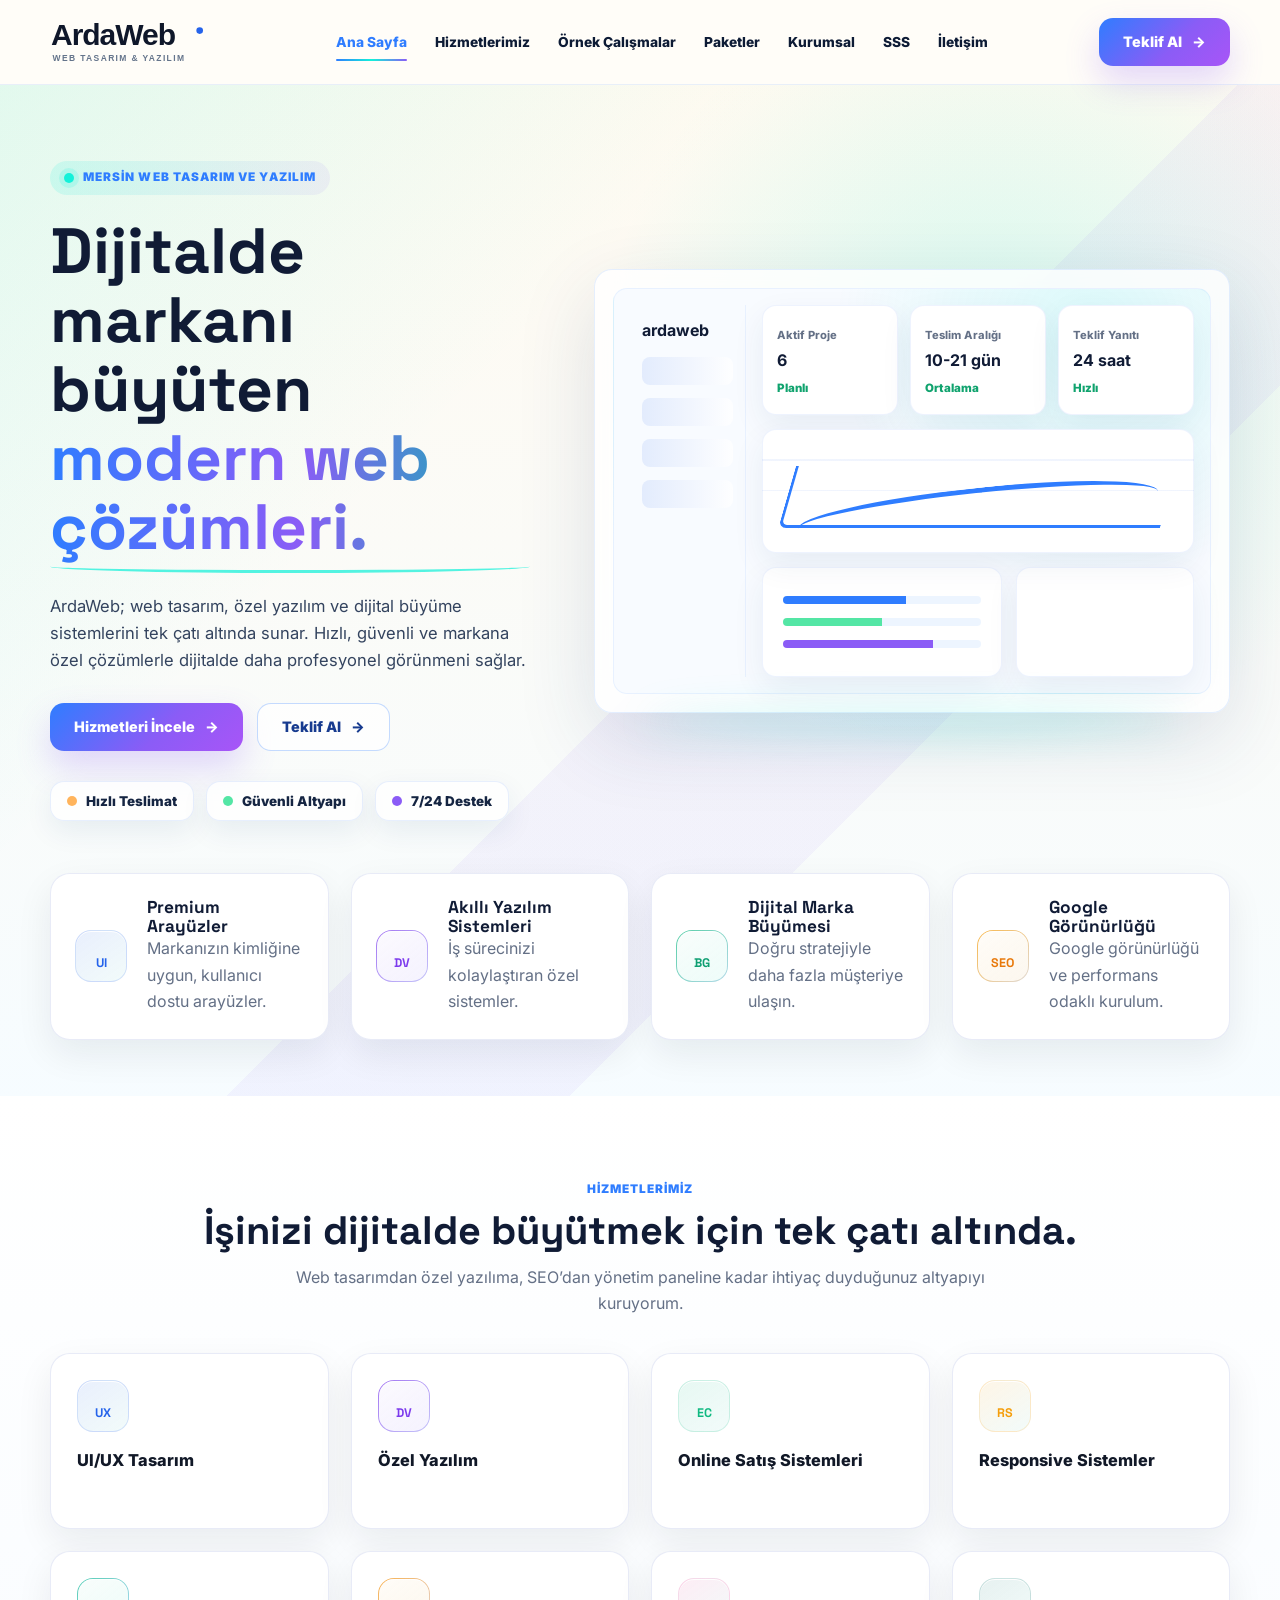
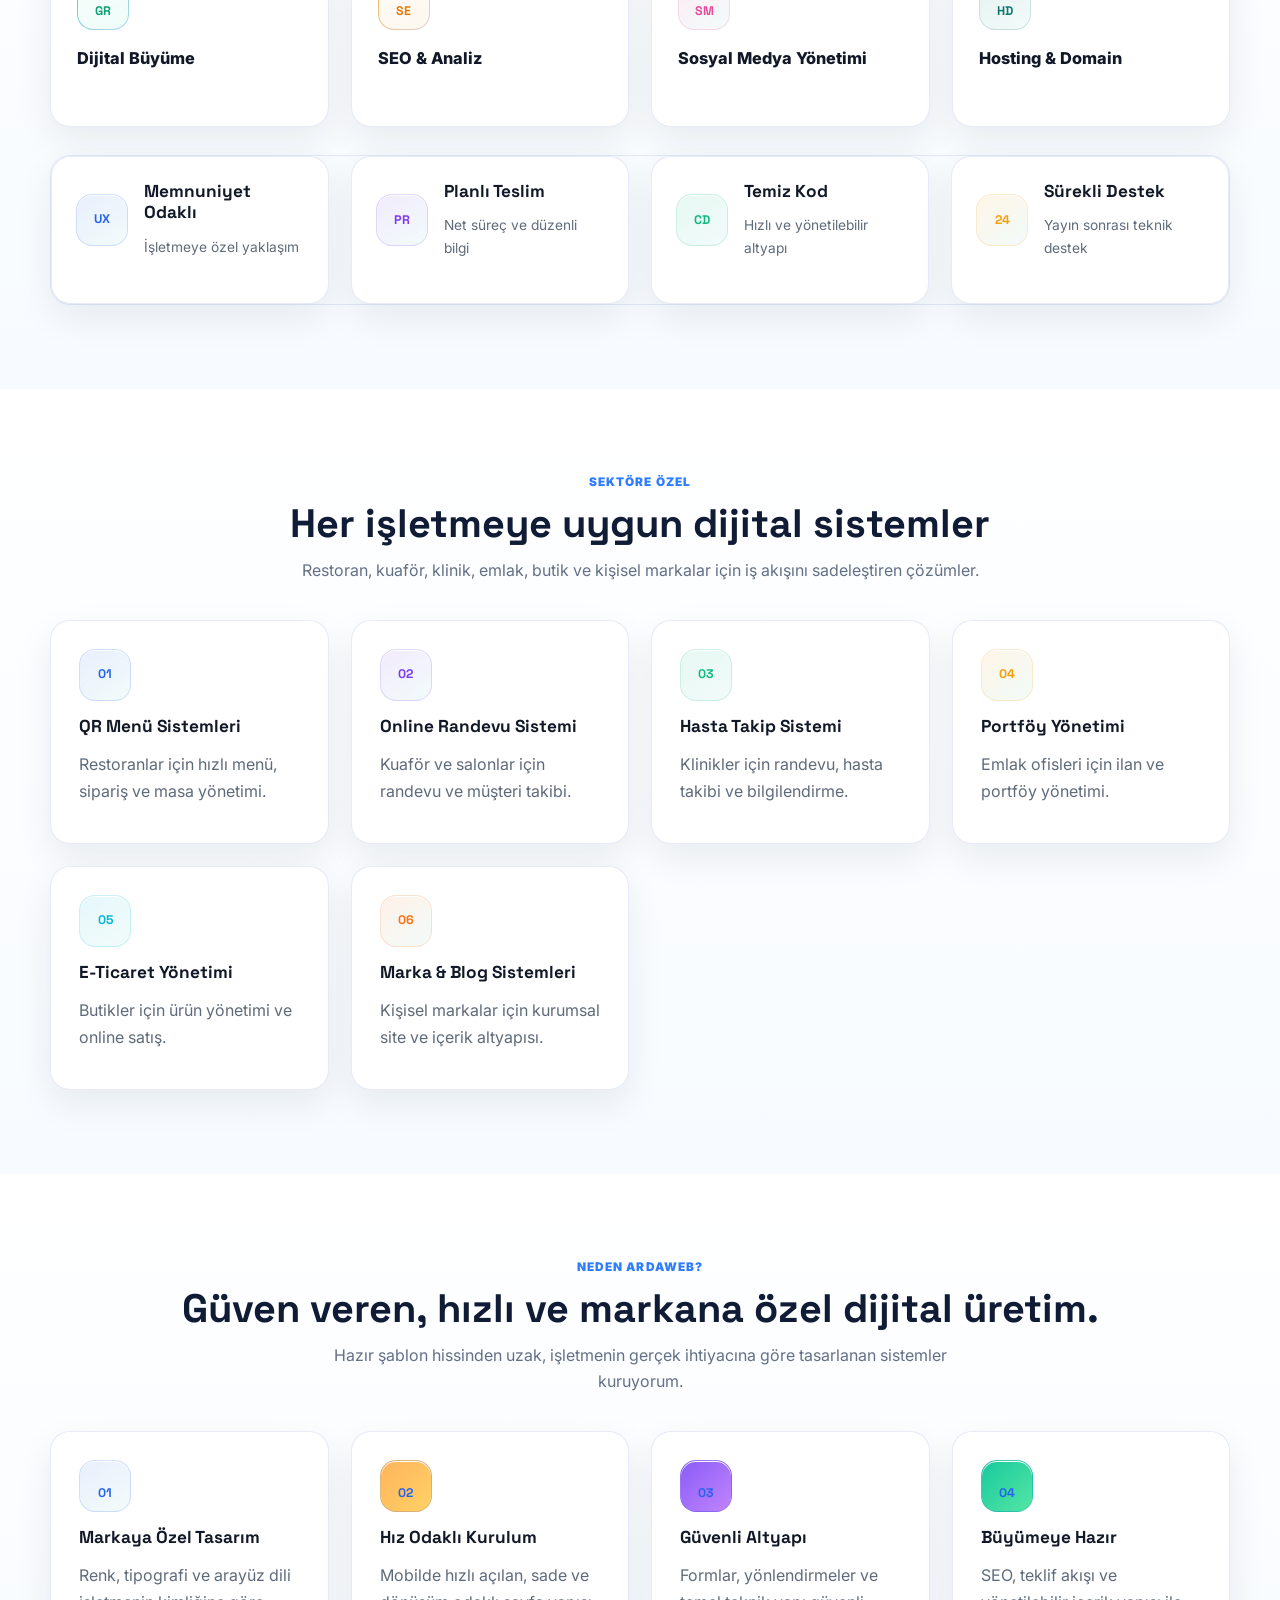
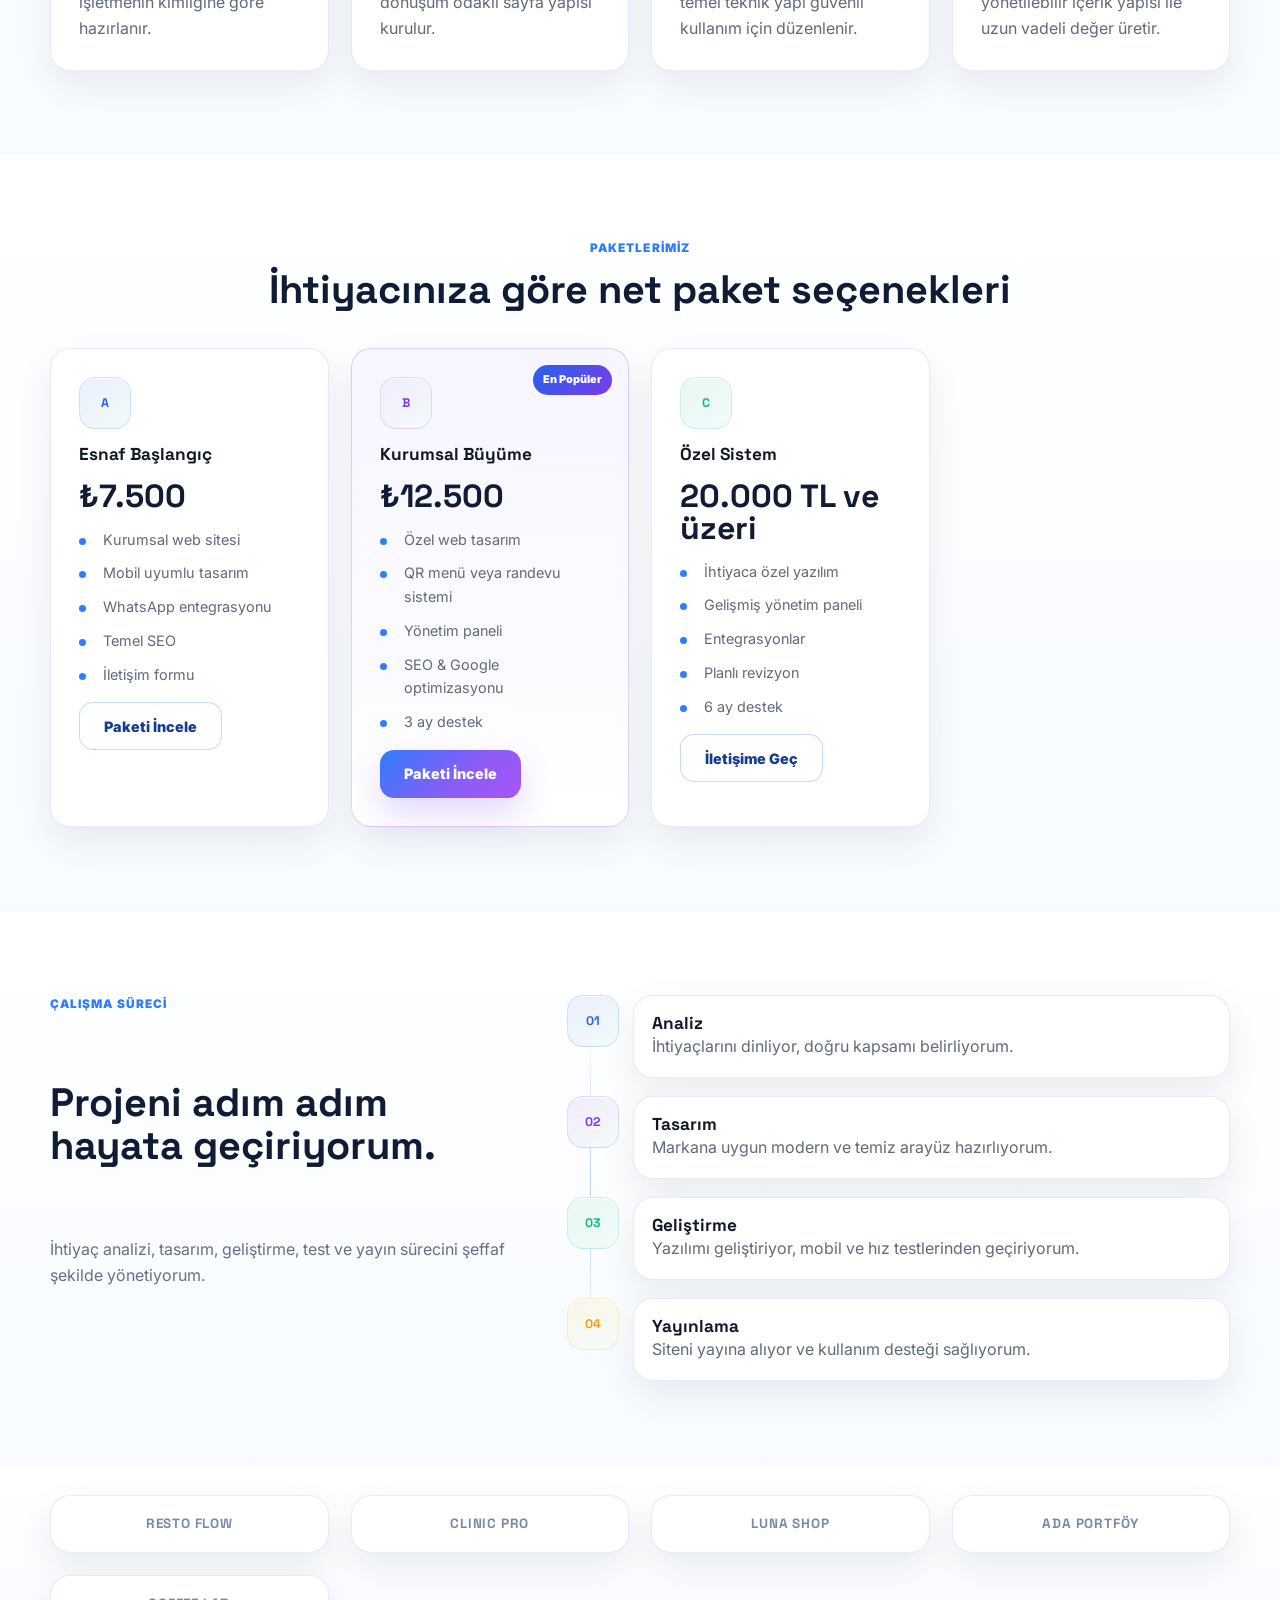
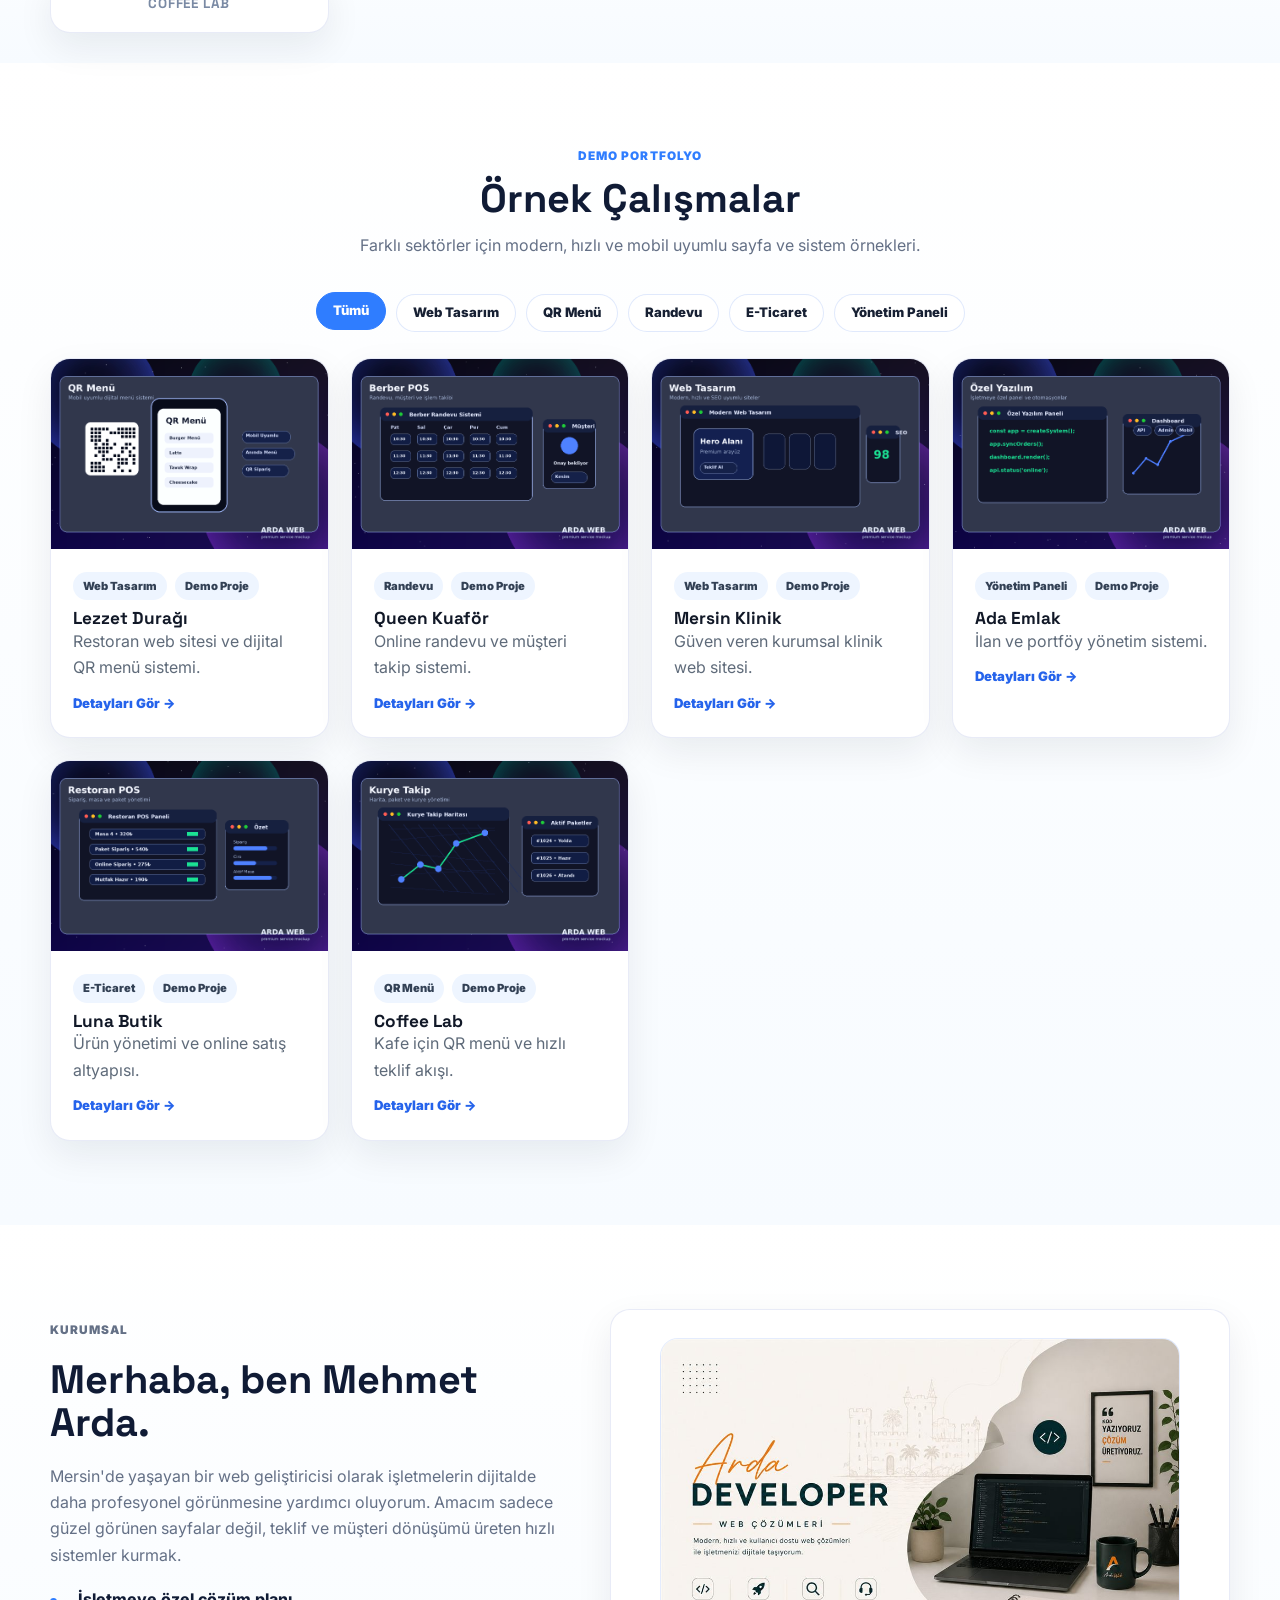
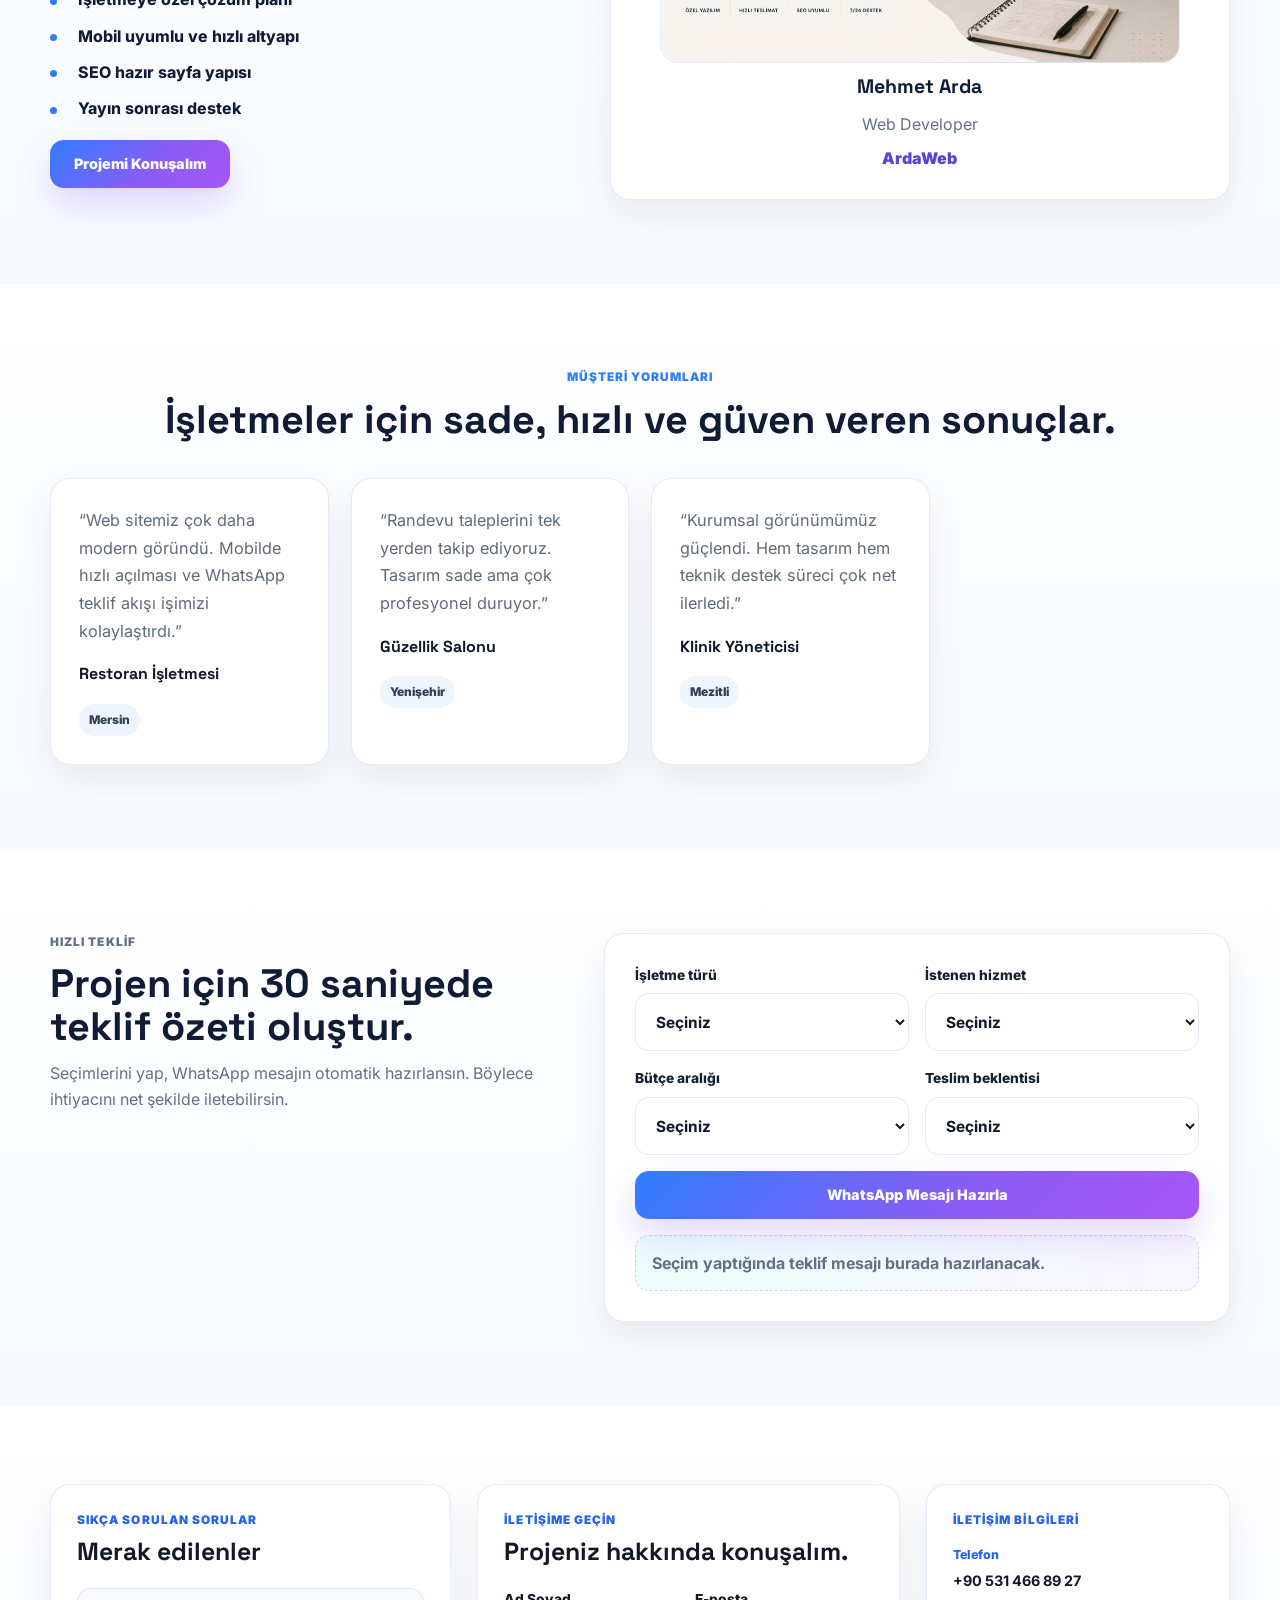
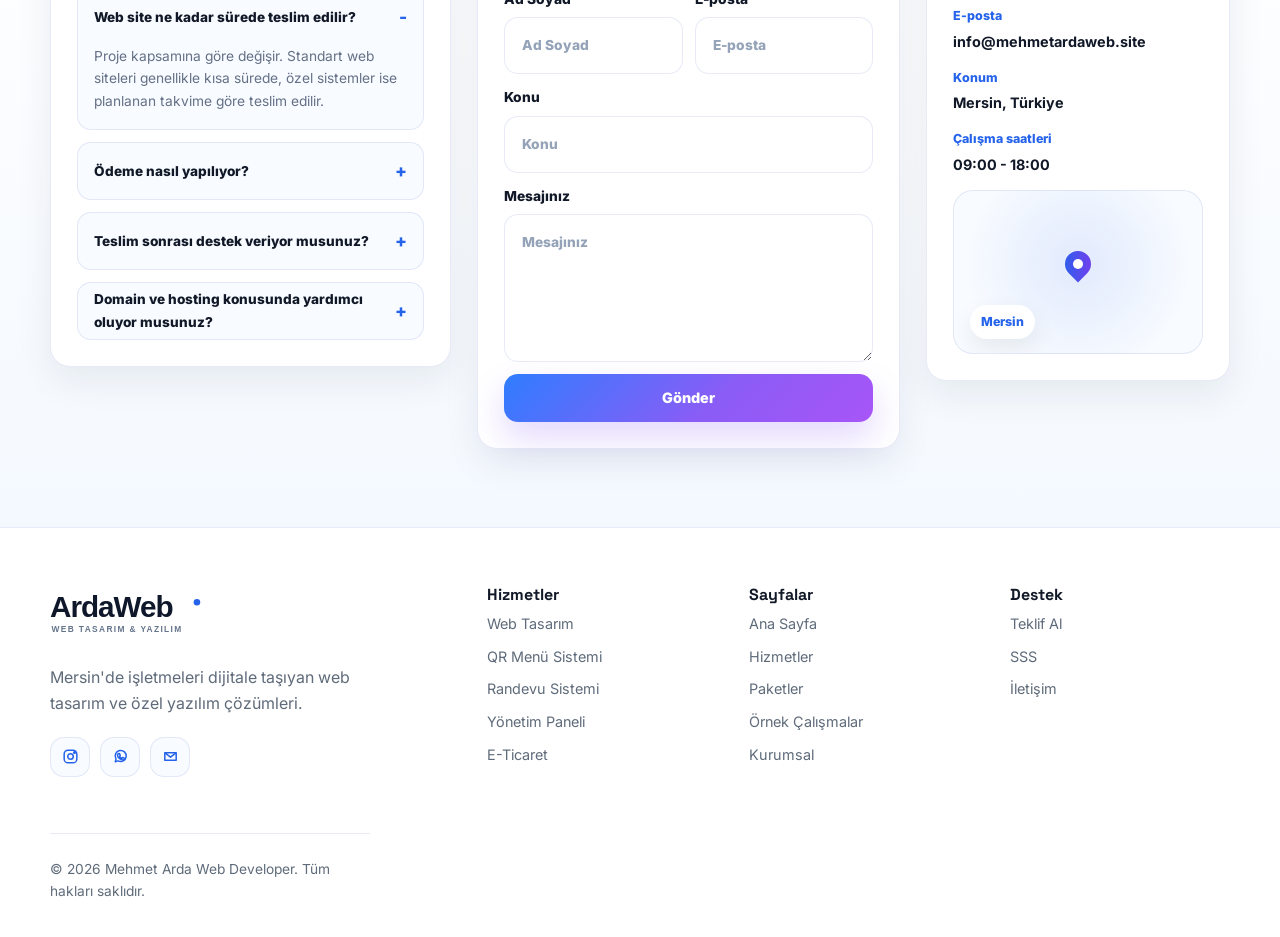
<file: index.html>
<!DOCTYPE html>
<html lang="tr">
<head>
  <meta charset="UTF-8" />
  <meta name="viewport" content="width=device-width, initial-scale=1.0" />
  <meta name="description" content="ArdaWeb; Mersin'de işletmeye özel web sitesi, QR menü, randevu sistemi, yönetim paneli ve dijital çözümler geliştiren Mehmet Arda Web Developer markasıdır." />
  <meta name="keywords" content="Mersin web tasarım, Mehmet Arda Web Developer, ArdaWeb, QR menü sistemi, randevu sistemi, yönetim paneli, e-ticaret, SEO uyumlu web sitesi" />
  <meta name="author" content="Mehmet Arda Web Developer" />
  <meta property="og:title" content="ArdaWeb | Mersin Web Tasarım ve Özel Yazılım Çözümleri" />
  <meta property="og:description" content="Hazır şablonlar yerine işletmene özel web sitesi, QR menü, randevu sistemi, yönetim paneli ve dijital çözümler geliştiriyorum." />
  <meta property="og:type" content="website" />
  <meta property="og:url" content="https://www.mehmetardaweb.site/" />
  <title>ArdaWeb | Mehmet Arda Web Developer</title>
  <link rel="preconnect" href="https://fonts.googleapis.com" />
  <link rel="preconnect" href="https://fonts.gstatic.com" crossorigin />
  <link href="https://fonts.googleapis.com/css2?family=Inter:wght@400;500;600;700;800;900&family=Space+Grotesk:wght@500;600;700&display=swap" rel="stylesheet" />
  <link rel="icon" type="image/svg+xml" href="./logo-icon.svg?v=2" />
  <link rel="shortcut icon" type="image/svg+xml" href="./logo-icon.svg?v=2" />
  <link rel="stylesheet" href="style.css?v=premium-2" />
  <script type="application/ld+json">
  {
    "@context": "https://schema.org",
    "@type": "LocalBusiness",
    "name": "ArdaWeb",
    "alternateName": "Mehmet Arda Web Developer",
    "description": "Mersin merkezli işletmeye özel web sitesi, QR menü, randevu sistemi, yönetim paneli, e-ticaret ve SEO çözümleri.",
    "telephone": "+905314668927",
    "url": "https://www.mehmetardaweb.site/",
    "address": {
      "@type": "PostalAddress",
      "addressLocality": "Mersin",
      "addressCountry": "TR"
    },
    "areaServed": "Mersin",
    "sameAs": ["https://www.instagram.com/mehmetardastudio/?hl=tr"],
    "serviceType": [
      "Web Tasarım",
      "QR Menü Sistemi",
      "Randevu Sistemi",
      "Yönetim Paneli",
      "E-Ticaret",
      "SEO ve Google Görünürlüğü"
    ]
  }
  </script>
</head>
<body class="is-loading">
  <div class="preloader" id="preloader" role="status" aria-live="polite" aria-label="ArdaWeb yükleniyor">
    <div class="preloader-shell">
      <div class="preloader-logo-wrap">
        <img src="./logo-aw.svg?v=4" alt="ArdaWeb" class="preloader-logo" />
      </div>
      <p>ArdaWeb yükleniyor...</p>
      <div class="preloader-bar" aria-hidden="true"><span></span></div>
    </div>
  </div>

  <header class="site-header" id="siteHeader">
    <nav class="navbar" aria-label="Ana menü">
      <a class="brand" href="#home" aria-label="ArdaWeb Ana Sayfa">
        <img class="brand-logo" src="./logo-aw.svg?v=4" alt="ArdaWeb Logo" loading="eager" />
      </a>

      <button class="menu-button" id="menuButton" type="button" aria-label="Menüyü aç" aria-expanded="false">
        <span></span><span></span><span></span>
      </button>

      <div class="nav-links" id="navLinks">
        <a href="#home">Ana Sayfa</a>
        <a href="#services">Hizmetlerimiz</a>
        <a href="#projects">Örnek Çalışmalar</a>
        <a href="#packages">Paketler</a>
        <a href="#about">Kurumsal</a>
        <a href="#faq">SSS</a>
        <a href="#contact">İletişim</a>
      </div>

      <a class="header-cta" href="#contact">Teklif Al <span>→</span></a>
    </nav>
  </header>

  <main>
    <section class="hero" id="home">
      <div class="container hero-grid">
        <div class="hero-copy reveal">
          <p class="eyebrow">Mersin Web Tasarım ve Yazılım</p>
          <h1>Dijitalde markanı büyüten <span>modern web çözümleri.</span></h1>
          <p class="hero-text">ArdaWeb; web tasarım, özel yazılım ve dijital büyüme sistemlerini tek çatı altında sunar. Hızlı, güvenli ve markana özel çözümlerle dijitalde daha profesyonel görünmeni sağlar.</p>
          <div class="hero-actions">
            <a class="btn btn-primary" href="#services">Hizmetleri İncele <span>→</span></a>
            <a class="btn btn-outline" href="#contact">Teklif Al <span>→</span></a>
          </div>
          <div class="trust-badges" aria-label="Güven rozetleri">
            <span>Hızlı Teslimat</span>
            <span>Güvenli Altyapı</span>
            <span>7/24 Destek</span>
          </div>
        </div>

        <aside class="hero-visual reveal" aria-label="ArdaWeb dijital çözüm ön izlemesi">
          <div class="laptop">
            <div class="screen">
              <div class="app-sidebar">
                <strong>ardaweb</strong>
                <span></span><span></span><span></span><span></span>
              </div>
              <div class="app-content">
                <div class="metric-row">
                  <article><span>Aktif Proje</span><strong>6</strong><em>Planlı</em></article>
                  <article><span>Teslim Aralığı</span><strong>10-21 gün</strong><em>Ortalama</em></article>
                  <article><span>Teklif Yanıtı</span><strong>24 saat</strong><em>Hızlı</em></article>
                </div>
                <div class="chart-card"><i></i><b></b></div>
                <div class="dashboard-grid">
                  <div class="progress-list"><span></span><span></span><span></span></div>
                  <div class="donut"></div>
                </div>
              </div>
            </div>
          </div>
          <div class="plant-card" aria-hidden="true"></div>
          <div class="dot-pattern" aria-hidden="true"></div>
        </aside>
      </div>

      <div class="container feature-strip reveal" aria-label="Öne çıkan hizmetler">
        <article><span>◧</span><div><h3>Premium Arayüzler</h3><p>Markanızın kimliğine uygun, kullanıcı dostu arayüzler.</p></div></article>
        <article><span>{ }</span><div><h3>Akıllı Yazılım Sistemleri</h3><p>İş sürecinizi kolaylaştıran özel sistemler.</p></div></article>
        <article><span>↗</span><div><h3>Dijital Marka Büyümesi</h3><p>Doğru stratejiyle daha fazla müşteriye ulaşın.</p></div></article>
        <article><span>⌕</span><div><h3>Google Görünürlüğü</h3><p>Google görünürlüğü ve performans odaklı kurulum.</p></div></article>
      </div>
    </section>

    <section class="section compact-services" id="services">
      <div class="container">
        <div class="section-heading centered reveal">
          <p class="section-label">Hizmetlerimiz</p>
          <h2>İşinizi dijitalde büyütmek için tek çatı altında.</h2>
          <p>Web tasarımdan özel yazılıma, SEO’dan yönetim paneline kadar ihtiyaç duyduğunuz altyapıyı kuruyorum.</p>
        </div>
        <div class="service-tabs reveal">
          <article><span>▣</span><strong>UI/UX Tasarım</strong></article>
          <article><span>&lt;/&gt;</span><strong>Özel Yazılım</strong></article>
          <article><span>₺</span><strong>Online Satış Sistemleri</strong></article>
          <article><span>↔</span><strong>Responsive Sistemler</strong></article>
          <article><span>◎</span><strong>Dijital Büyüme</strong></article>
          <article><span>⌕</span><strong>SEO & Analiz</strong></article>
          <article><span>#</span><strong>Sosyal Medya Yönetimi</strong></article>
          <article><span>☁</span><strong>Hosting & Domain</strong></article>
        </div>
        <div class="stats-grid reveal">
          <article><span>UX</span><strong>Memnuniyet Odaklı</strong><p>İşletmeye özel yaklaşım</p></article>
          <article><span>PR</span><strong>Planlı Teslim</strong><p>Net süreç ve düzenli bilgi</p></article>
          <article><span>CD</span><strong>Temiz Kod</strong><p>Hızlı ve yönetilebilir altyapı</p></article>
          <article><span>24</span><strong>Sürekli Destek</strong><p>Yayın sonrası teknik destek</p></article>
        </div>
      </div>
    </section>

    <section class="section sectors-section">
      <div class="container">
        <div class="section-heading centered reveal">
          <p class="section-label">Sektöre özel</p>
          <h2>Her işletmeye uygun dijital sistemler</h2>
          <p>Restoran, kuaför, klinik, emlak, butik ve kişisel markalar için iş akışını sadeleştiren çözümler.</p>
        </div>
        <div class="sector-grid">
          <article class="soft-card reveal"><span>01</span><h3>QR Menü Sistemleri</h3><p>Restoranlar için hızlı menü, sipariş ve masa yönetimi.</p></article>
          <article class="soft-card reveal"><span>02</span><h3>Online Randevu Sistemi</h3><p>Kuaför ve salonlar için randevu ve müşteri takibi.</p></article>
          <article class="soft-card reveal"><span>03</span><h3>Hasta Takip Sistemi</h3><p>Klinikler için randevu, hasta takibi ve bilgilendirme.</p></article>
          <article class="soft-card reveal"><span>04</span><h3>Portföy Yönetimi</h3><p>Emlak ofisleri için ilan ve portföy yönetimi.</p></article>
          <article class="soft-card reveal"><span>05</span><h3>E-Ticaret Yönetimi</h3><p>Butikler için ürün yönetimi ve online satış.</p></article>
          <article class="soft-card reveal"><span>06</span><h3>Marka & Blog Sistemleri</h3><p>Kişisel markalar için kurumsal site ve içerik altyapısı.</p></article>
        </div>
      </div>
    </section>

    <section class="section why-section">
      <div class="container">
        <div class="section-heading centered reveal">
          <p class="section-label">Neden ArdaWeb?</p>
          <h2>Güven veren, hızlı ve markana özel dijital üretim.</h2>
          <p>Hazır şablon hissinden uzak, işletmenin gerçek ihtiyacına göre tasarlanan sistemler kuruyorum.</p>
        </div>
        <div class="why-grid">
          <article class="why-card reveal"><span>✦</span><h3>Markaya Özel Tasarım</h3><p>Renk, tipografi ve arayüz dili işletmenin kimliğine göre hazırlanır.</p></article>
          <article class="why-card reveal"><span>⚡</span><h3>Hız Odaklı Kurulum</h3><p>Mobilde hızlı açılan, sade ve dönüşüm odaklı sayfa yapısı kurulur.</p></article>
          <article class="why-card reveal"><span>◈</span><h3>Güvenli Altyapı</h3><p>Formlar, yönlendirmeler ve temel teknik yapı güvenli kullanım için düzenlenir.</p></article>
          <article class="why-card reveal"><span>↗</span><h3>Büyümeye Hazır</h3><p>SEO, teklif akışı ve yönetilebilir içerik yapısı ile uzun vadeli değer üretir.</p></article>
        </div>
      </div>
    </section>

    <section class="section packages-section" id="packages">
      <div class="container">
        <div class="section-heading centered reveal">
          <p class="section-label">Paketlerimiz</p>
          <h2>İhtiyacınıza göre net paket seçenekleri</h2>
        </div>
        <div class="pricing-grid">
          <article class="price-card reveal">
            <span class="price-icon">A</span>
            <h3>Esnaf Başlangıç</h3>
            <strong>₺7.500</strong>
            <ul><li>Kurumsal web sitesi</li><li>Mobil uyumlu tasarım</li><li>WhatsApp entegrasyonu</li><li>Temel SEO</li><li>İletişim formu</li></ul>
            <a class="btn btn-outline" href="#contact">Paketi İncele</a>
          </article>
          <article class="price-card featured reveal">
            <small>En Popüler</small>
            <span class="price-icon">B</span>
            <h3>Kurumsal Büyüme</h3>
            <strong>₺12.500</strong>
            <ul><li>Özel web tasarım</li><li>QR menü veya randevu sistemi</li><li>Yönetim paneli</li><li>SEO & Google optimizasyonu</li><li>3 ay destek</li></ul>
            <a class="btn btn-primary" href="#contact">Paketi İncele</a>
          </article>
          <article class="price-card reveal">
            <span class="price-icon">C</span>
            <h3>Özel Sistem</h3>
            <strong>20.000 TL ve üzeri</strong>
            <ul><li>İhtiyaca özel yazılım</li><li>Gelişmiş yönetim paneli</li><li>Entegrasyonlar</li><li>Planlı revizyon</li><li>6 ay destek</li></ul>
            <a class="btn btn-outline" href="#contact">İletişime Geç</a>
          </article>
        </div>
      </div>
    </section>

    <section class="section process-section">
      <div class="container process-layout">
        <div class="section-heading reveal">
          <p class="section-label">Çalışma Süreci</p>
          <h2>Projeni adım adım hayata geçiriyorum.</h2>
          <p>İhtiyaç analizi, tasarım, geliştirme, test ve yayın sürecini şeffaf şekilde yönetiyorum.</p>
        </div>
        <div class="process-list">
          <article class="reveal"><span>01</span><div><h3>Analiz</h3><p>İhtiyaçlarını dinliyor, doğru kapsamı belirliyorum.</p></div></article>
          <article class="reveal"><span>02</span><div><h3>Tasarım</h3><p>Markana uygun modern ve temiz arayüz hazırlıyorum.</p></div></article>
          <article class="reveal"><span>03</span><div><h3>Geliştirme</h3><p>Yazılımı geliştiriyor, mobil ve hız testlerinden geçiriyorum.</p></div></article>
          <article class="reveal"><span>04</span><div><h3>Yayınlama</h3><p>Siteni yayına alıyor ve kullanım desteği sağlıyorum.</p></div></article>
        </div>
      </div>
    </section>

    <section class="section references-section" aria-label="Referanslar">
      <div class="container">
        <div class="reference-strip reveal">
          <span>RESTO FLOW</span>
          <span>CLINIC PRO</span>
          <span>LUNA SHOP</span>
          <span>ADA PORTFÖY</span>
          <span>COFFEE LAB</span>
        </div>
      </div>
    </section>

    <section class="section projects-section" id="projects">
      <div class="container">
        <div class="section-heading centered reveal">
          <p class="section-label">Demo Portfolyo</p>
          <h2>Örnek Çalışmalar</h2>
          <p>Farklı sektörler için modern, hızlı ve mobil uyumlu sayfa ve sistem örnekleri.</p>
        </div>
        <div class="project-filters" aria-label="Proje filtreleri">
          <button class="active" type="button" data-filter="all">Tümü</button>
          <button type="button" data-filter="web">Web Tasarım</button>
          <button type="button" data-filter="qr">QR Menü</button>
          <button type="button" data-filter="randevu">Randevu</button>
          <button type="button" data-filter="eticaret">E-Ticaret</button>
          <button type="button" data-filter="panel">Yönetim Paneli</button>
        </div>
        <div class="project-grid">
          <article class="project-card reveal" tabindex="0" data-category="web qr"><img src="qr-menu.png" alt="Lezzet Durağı QR menü projesi" loading="lazy" /><div><span>Web Tasarım</span><small>Demo Proje</small><h3>Lezzet Durağı</h3><p>Restoran web sitesi ve dijital QR menü sistemi.</p></div></article>
          <article class="project-card reveal" tabindex="0" data-category="randevu"><img src="berber-pos.png" alt="Queen Kuaför randevu sistemi" loading="lazy" /><div><span>Randevu</span><small>Demo Proje</small><h3>Queen Kuaför</h3><p>Online randevu ve müşteri takip sistemi.</p></div></article>
          <article class="project-card reveal" tabindex="0" data-category="web"><img src="web-tasarim.png" alt="Mersin Klinik web tasarım projesi" loading="lazy" /><div><span>Web Tasarım</span><small>Demo Proje</small><h3>Mersin Klinik</h3><p>Güven veren kurumsal klinik web sitesi.</p></div></article>
          <article class="project-card reveal" tabindex="0" data-category="panel"><img src="ozel-yazilim.png" alt="Ada Emlak yönetim paneli" loading="lazy" /><div><span>Yönetim Paneli</span><small>Demo Proje</small><h3>Ada Emlak</h3><p>İlan ve portföy yönetim sistemi.</p></div></article>
          <article class="project-card reveal" tabindex="0" data-category="eticaret"><img src="restoran-pos.png" alt="Luna Butik e-ticaret altyapısı" loading="lazy" /><div><span>E-Ticaret</span><small>Demo Proje</small><h3>Luna Butik</h3><p>Ürün yönetimi ve online satış altyapısı.</p></div></article>
          <article class="project-card reveal" tabindex="0" data-category="qr"><img src="kurye-takip.png" alt="Coffee Lab QR menü sistemi" loading="lazy" /><div><span>QR Menü</span><small>Demo Proje</small><h3>Coffee Lab</h3><p>Kafe için QR menü ve hızlı teklif akışı.</p></div></article>
        </div>
      </div>
    </section>

    <section class="section about-section" id="about">
      <div class="container about-grid">
        <div class="about-copy reveal">
          <p class="section-label">Kurumsal</p>
          <h2>Merhaba, ben Mehmet Arda.</h2>
          <p>Mersin'de yaşayan bir web geliştiricisi olarak işletmelerin dijitalde daha profesyonel görünmesine yardımcı oluyorum. Amacım sadece güzel görünen sayfalar değil, teklif ve müşteri dönüşümü üreten hızlı sistemler kurmak.</p>
          <ul>
            <li>İşletmeye özel çözüm planı</li>
            <li>Mobil uyumlu ve hızlı altyapı</li>
            <li>SEO hazır sayfa yapısı</li>
            <li>Yayın sonrası destek</li>
          </ul>
          <a class="btn btn-primary" href="#contact">Projemi Konuşalım</a>
        </div>
        <aside class="person-card reveal" aria-label="Mehmet Arda Web Developer">
          <div class="person-portrait">
            <img src="./arda-developer-small.jpg" alt="Mehmet Arda Web Developer çalışma alanı" loading="lazy" />
          </div>
          <strong>Mehmet Arda</strong>
          <p>Web Developer</p>
          <em>ArdaWeb</em>
        </aside>
      </div>
    </section>

    <section class="section testimonials-section" aria-label="Müşteri yorumları">
      <div class="container">
        <div class="section-heading centered reveal">
          <p class="section-label">Müşteri Yorumları</p>
          <h2>İşletmeler için sade, hızlı ve güven veren sonuçlar.</h2>
        </div>
        <div class="testimonial-grid">
          <article class="testimonial-card reveal"><p>“Web sitemiz çok daha modern göründü. Mobilde hızlı açılması ve WhatsApp teklif akışı işimizi kolaylaştırdı.”</p><strong>Restoran İşletmesi</strong><span>Mersin</span></article>
          <article class="testimonial-card reveal"><p>“Randevu taleplerini tek yerden takip ediyoruz. Tasarım sade ama çok profesyonel duruyor.”</p><strong>Güzellik Salonu</strong><span>Yenişehir</span></article>
          <article class="testimonial-card reveal"><p>“Kurumsal görünümümüz güçlendi. Hem tasarım hem teknik destek süreci çok net ilerledi.”</p><strong>Klinik Yöneticisi</strong><span>Mezitli</span></article>
        </div>
      </div>
    </section>

    <section class="section quote-section" aria-label="Teklif alma sihirbazı">
      <div class="container quote-grid">
        <div class="section-heading reveal">
          <p class="section-label">Hızlı teklif</p>
          <h2>Projen için 30 saniyede teklif özeti oluştur.</h2>
          <p>Seçimlerini yap, WhatsApp mesajın otomatik hazırlansın. Böylece ihtiyacını net şekilde iletebilirsin.</p>
        </div>
        <form class="quote-wizard reveal" id="quoteWizard">
          <label>İşletme türü
            <select id="quoteBusiness" required>
              <option value="">Seçiniz</option>
              <option>Restoran / Kafe</option>
              <option>Kuaför / Güzellik Salonu</option>
              <option>Klinik / Sağlık</option>
              <option>Emlak / Danışmanlık</option>
              <option>Butik / E-Ticaret</option>
              <option>Diğer</option>
            </select>
          </label>
          <label>İstenen hizmet
            <select id="quoteService" required>
              <option value="">Seçiniz</option>
              <option>Web Tasarım</option>
              <option>QR Menü Sistemi</option>
              <option>Randevu Sistemi</option>
              <option>Yönetim Paneli</option>
              <option>E-Ticaret</option>
              <option>Özel Yazılım</option>
            </select>
          </label>
          <label>Bütçe aralığı
            <select id="quoteBudget" required>
              <option value="">Seçiniz</option>
              <option>7.500 - 12.500 TL</option>
              <option>12.500 - 20.000 TL</option>
              <option>20.000 TL ve üzeri</option>
            </select>
          </label>
          <label>Teslim beklentisi
            <select id="quoteTimeline" required>
              <option value="">Seçiniz</option>
              <option>1 hafta içinde</option>
              <option>2-3 hafta içinde</option>
              <option>Planlamaya açığım</option>
            </select>
          </label>
          <button class="btn btn-primary" type="submit">WhatsApp Mesajı Hazırla</button>
          <p class="quote-result" id="quoteResult">Seçim yaptığında teklif mesajı burada hazırlanacak.</p>
        </form>
      </div>
    </section>

    <section class="contact-section" id="faq">
      <div class="container contact-grid" id="contact">
        <div class="faq-block reveal">
          <p class="section-label dark">Sıkça Sorulan Sorular</p>
          <h2>Merak edilenler</h2>
          <div class="faq-list">
            <details open><summary>Web site ne kadar sürede teslim edilir?</summary><p>Proje kapsamına göre değişir. Standart web siteleri genellikle kısa sürede, özel sistemler ise planlanan takvime göre teslim edilir.</p></details>
            <details><summary>Ödeme nasıl yapılıyor?</summary><p>Projeye başlamadan önce kapsam ve ödeme planı netleştirilir. Genellikle ön ödeme ve teslim sonrası kalan ödeme şeklinde ilerlenir.</p></details>
            <details><summary>Teslim sonrası destek veriyor musunuz?</summary><p>Evet. Teslim sonrası destek, küçük düzenlemeler ve kullanım yönlendirmeleri konusunda yardımcı oluyorum.</p></details>
            <details><summary>Domain ve hosting konusunda yardımcı oluyor musunuz?</summary><p>Evet. Domain, hosting, yayın alma ve teknik kurulum sürecinde destek sağlıyorum.</p></details>
          </div>
        </div>

        <div class="contact-form-card reveal">
          <p class="section-label dark">İletişime Geçin</p>
          <h2>Projeniz hakkında konuşalım.</h2>
          <form class="contact-form" id="contactForm" action="https://formspree.io/f/xeevzely" method="POST" novalidate>
            <input type="hidden" name="_subject" value="Yeni ArdaWeb Teklif Talebi" />
            <input type="hidden" name="kaynak" value="ArdaWeb Web Sitesi" />
            <div class="form-row">
              <label for="ad_soyad">Ad Soyad<input id="ad_soyad" type="text" name="ad_soyad" placeholder="Ad Soyad" autocomplete="name" required /></label>
              <label for="email">E-posta<input id="email" type="email" name="email" placeholder="E-posta" autocomplete="email" required /></label>
            </div>
            <label for="konu">Konu<input id="konu" type="text" name="konu" placeholder="Konu" required /></label>
            <label for="mesaj">Mesajınız<textarea id="mesaj" name="mesaj" rows="5" placeholder="Mesajınız" required></textarea></label>
            <button class="btn btn-primary" id="submitButton" type="submit">Gönder</button>
            <p class="form-message" id="formMessage" role="status" aria-live="polite"></p>
          </form>
        </div>

        <aside class="contact-info reveal">
          <p class="section-label dark">İletişim Bilgileri</p>
          <a href="tel:+905314668927"><span>Telefon</span><strong>+90 531 466 89 27</strong></a>
          <a href="mailto:info@mehmetardaweb.site"><span>E-posta</span><strong>info@mehmetardaweb.site</strong></a>
          <p><span>Konum</span><strong>Mersin, Türkiye</strong></p>
          <p><span>Çalışma saatleri</span><strong>09:00 - 18:00</strong></p>
          <div class="map-card" aria-label="Harita kartı"><span>Mersin</span><i></i></div>
        </aside>
      </div>
    </section>
  </main>

  <footer class="footer">
    <div class="container footer-grid">
      <div>
        <a class="brand footer-brand" href="#home"><img class="brand-logo" src="./logo-aw.svg?v=4" alt="ArdaWeb Logo" loading="lazy" /></a>
        <p>Mersin'de işletmeleri dijitale taşıyan web tasarım ve özel yazılım çözümleri.</p>
        <div class="social-row">
          <a href="https://www.instagram.com/mehmetardastudio/?hl=tr" target="_blank" rel="noopener noreferrer" aria-label="Instagram">
            <svg viewBox="0 0 24 24" aria-hidden="true"><rect x="4" y="4" width="16" height="16" rx="5"/><circle cx="12" cy="12" r="3.5"/><circle cx="17" cy="7" r="1"/></svg>
          </a>
          <a href="https://wa.me/905314668927?text=Merhaba%20ArdaWeb%20hakk%C4%B1nda%20teklif%20almak%20istiyorum" target="_blank" rel="noopener noreferrer" aria-label="WhatsApp">
            <svg viewBox="0 0 24 24" aria-hidden="true"><path d="M5.4 18.7 6.3 15A7 7 0 1 1 9 17.5l-3.6 1.2Z"/><path d="M9.2 8.8c.2-.4.4-.5.7-.5h.5c.2 0 .4.1.5.4l.7 1.6c.1.2.1.4-.1.6l-.4.5c-.1.2-.2.3 0 .6.4.8 1.3 1.7 2.2 2.1.3.2.5.1.6 0l.6-.7c.2-.2.4-.2.6-.1l1.5.7c.3.2.4.4.4.7 0 .7-.5 1.5-1.1 1.7-1 .4-2.8-.2-4.5-1.4-1.6-1.2-3-3-3.2-4.5-.1-.7.1-1.2.4-1.7Z"/></svg>
          </a>
          <a href="#contact" aria-label="İletişim">
            <svg viewBox="0 0 24 24" aria-hidden="true"><path d="M4.8 7.2h14.4v9.6H4.8z"/><path d="m5.4 7.8 6.6 5 6.6-5"/></svg>
          </a>
        </div>
      </div>
      <nav aria-label="Footer hizmetler"><h3>Hizmetler</h3><a href="#services">Web Tasarım</a><a href="#services">QR Menü Sistemi</a><a href="#services">Randevu Sistemi</a><a href="#services">Yönetim Paneli</a><a href="#services">E-Ticaret</a></nav>
      <nav aria-label="Footer sayfalar"><h3>Sayfalar</h3><a href="#home">Ana Sayfa</a><a href="#services">Hizmetler</a><a href="#packages">Paketler</a><a href="#projects">Örnek Çalışmalar</a><a href="#about">Kurumsal</a></nav>
      <nav aria-label="Footer destek"><h3>Destek</h3><a href="#contact">Teklif Al</a><a href="#faq">SSS</a><a href="#contact">İletişim</a></nav>
      <p class="copyright">© 2026 Mehmet Arda Web Developer. Tüm hakları saklıdır.</p>
    </div>
  </footer>

  <a class="floating-whatsapp" href="https://wa.me/905314668927?text=Merhaba%20ArdaWeb%20hakk%C4%B1nda%20teklif%20almak%20istiyorum" target="_blank" rel="noopener noreferrer" aria-label="WhatsApp Teklif Al"><span>WA</span><strong>Teklif Al</strong></a>

  <div class="project-modal" id="projectModal" aria-hidden="true" role="dialog" aria-modal="true" aria-labelledby="modalTitle">
    <div class="modal-panel" role="document">
      <button class="modal-close" id="modalClose" type="button" aria-label="Proje detayını kapat">×</button>
      <img id="modalImage" alt="" />
      <div class="modal-content">
        <span id="modalTag"></span>
        <h2 id="modalTitle">Proje detayı</h2>
        <p id="modalText"></p>
        <div class="modal-points" id="modalPoints"></div>
        <a class="btn btn-primary" id="modalWhatsapp" href="#" target="_blank" rel="noopener noreferrer">Benzer Proje İçin Teklif Al</a>
      </div>
    </div>
  </div>

  <script src="script.js?v=premium-3"></script>
</body>
</html>
</file>
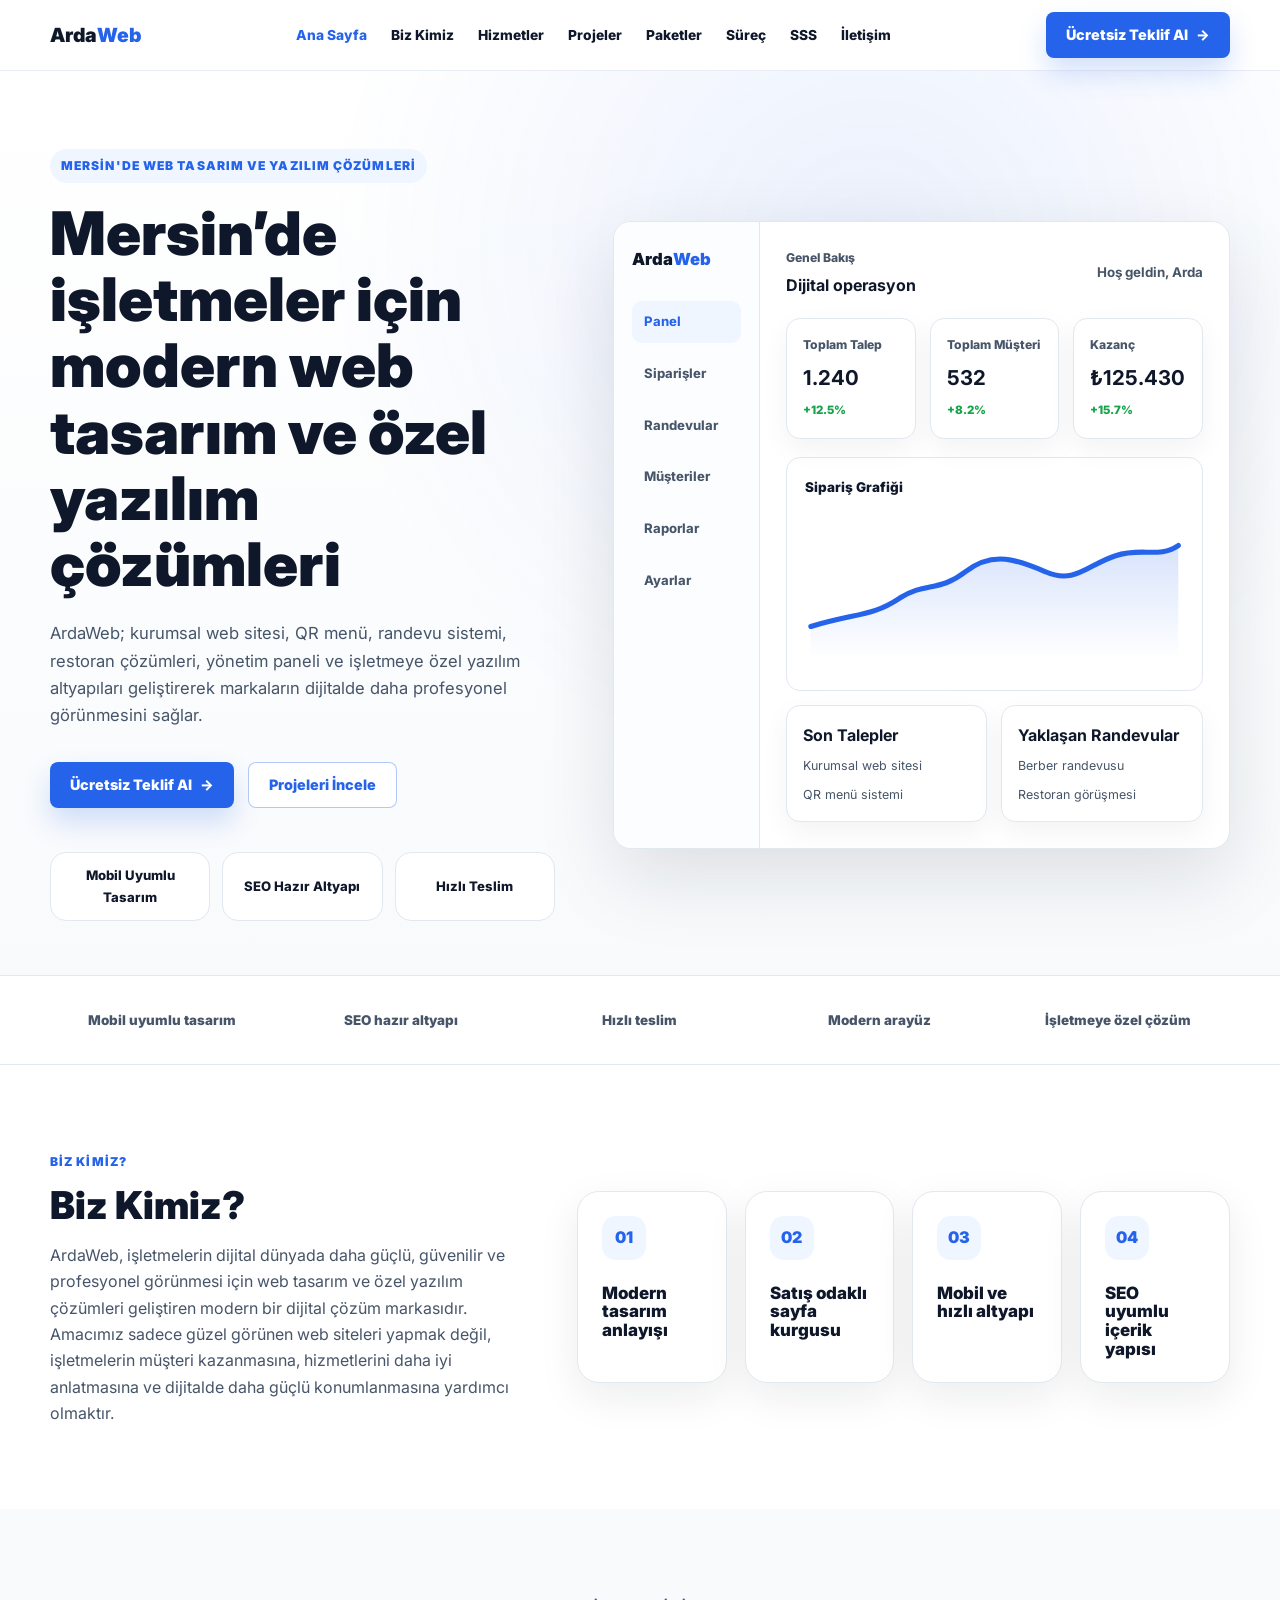
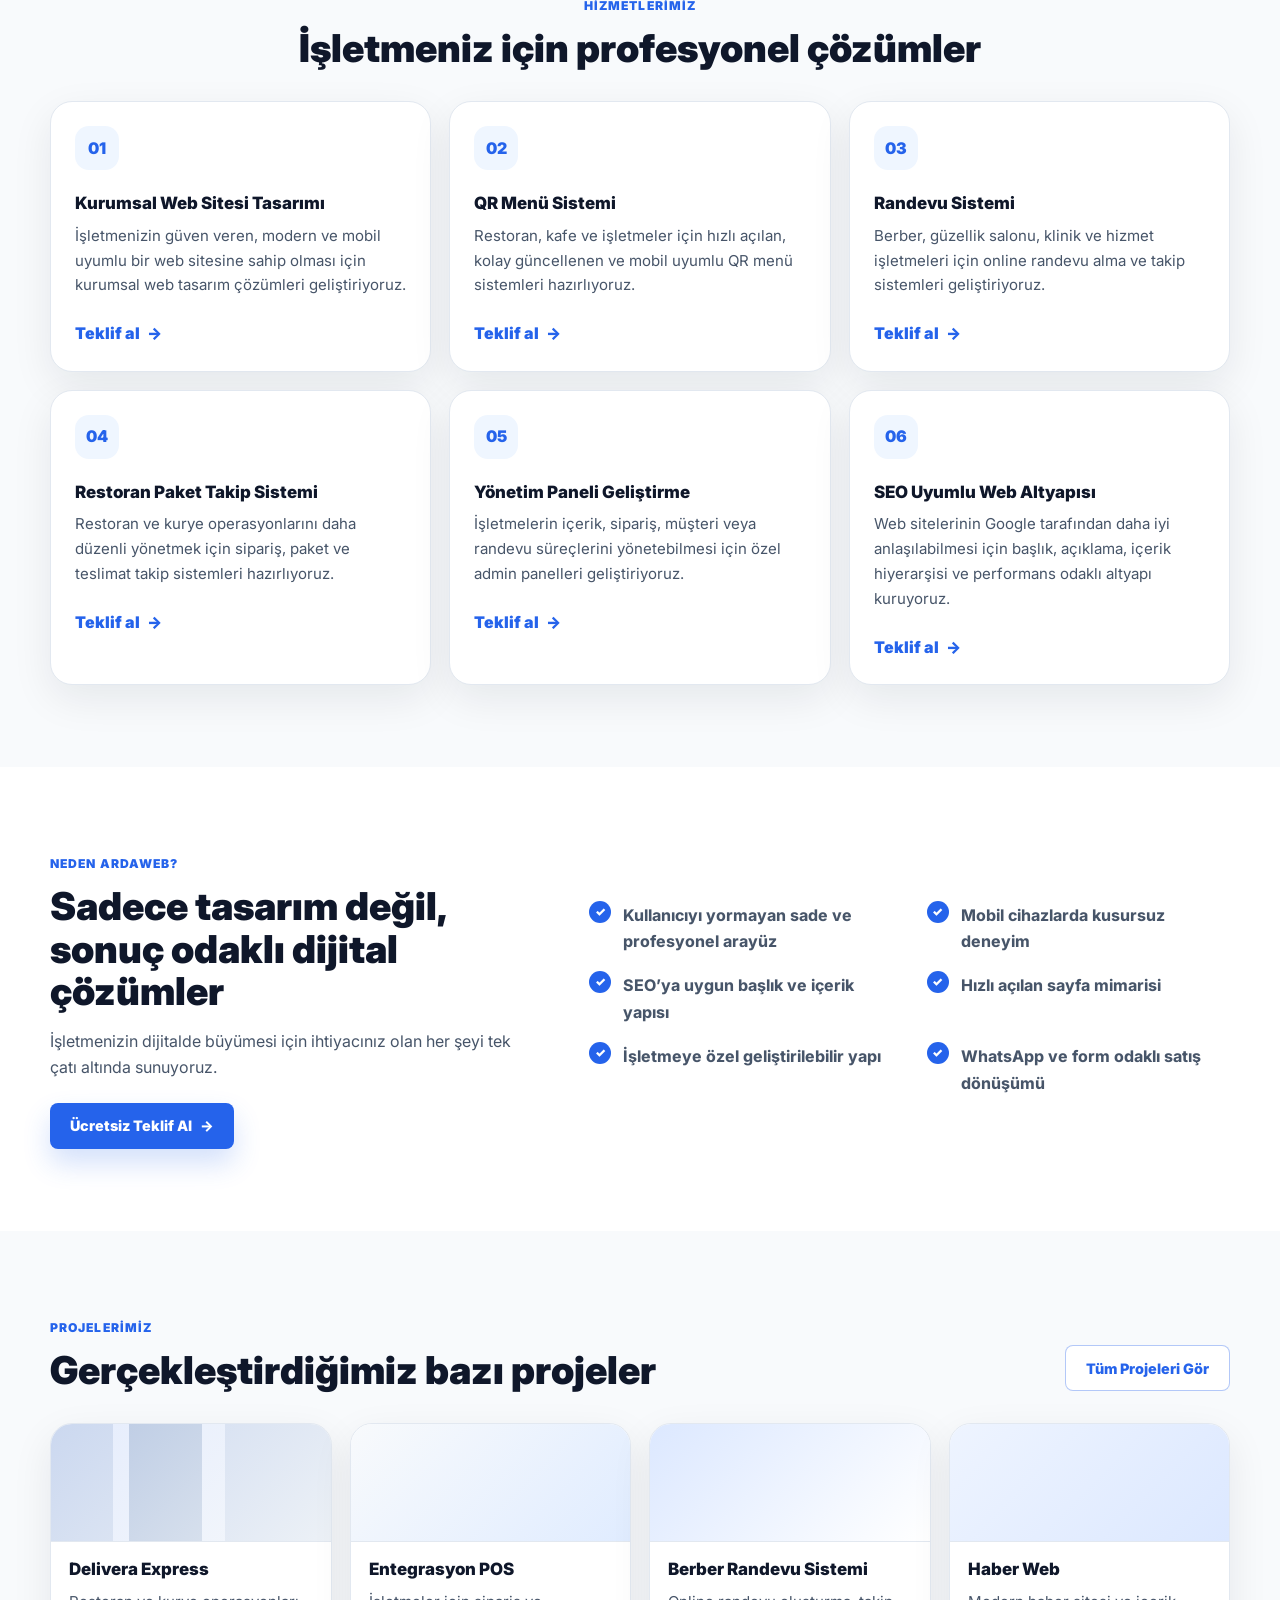
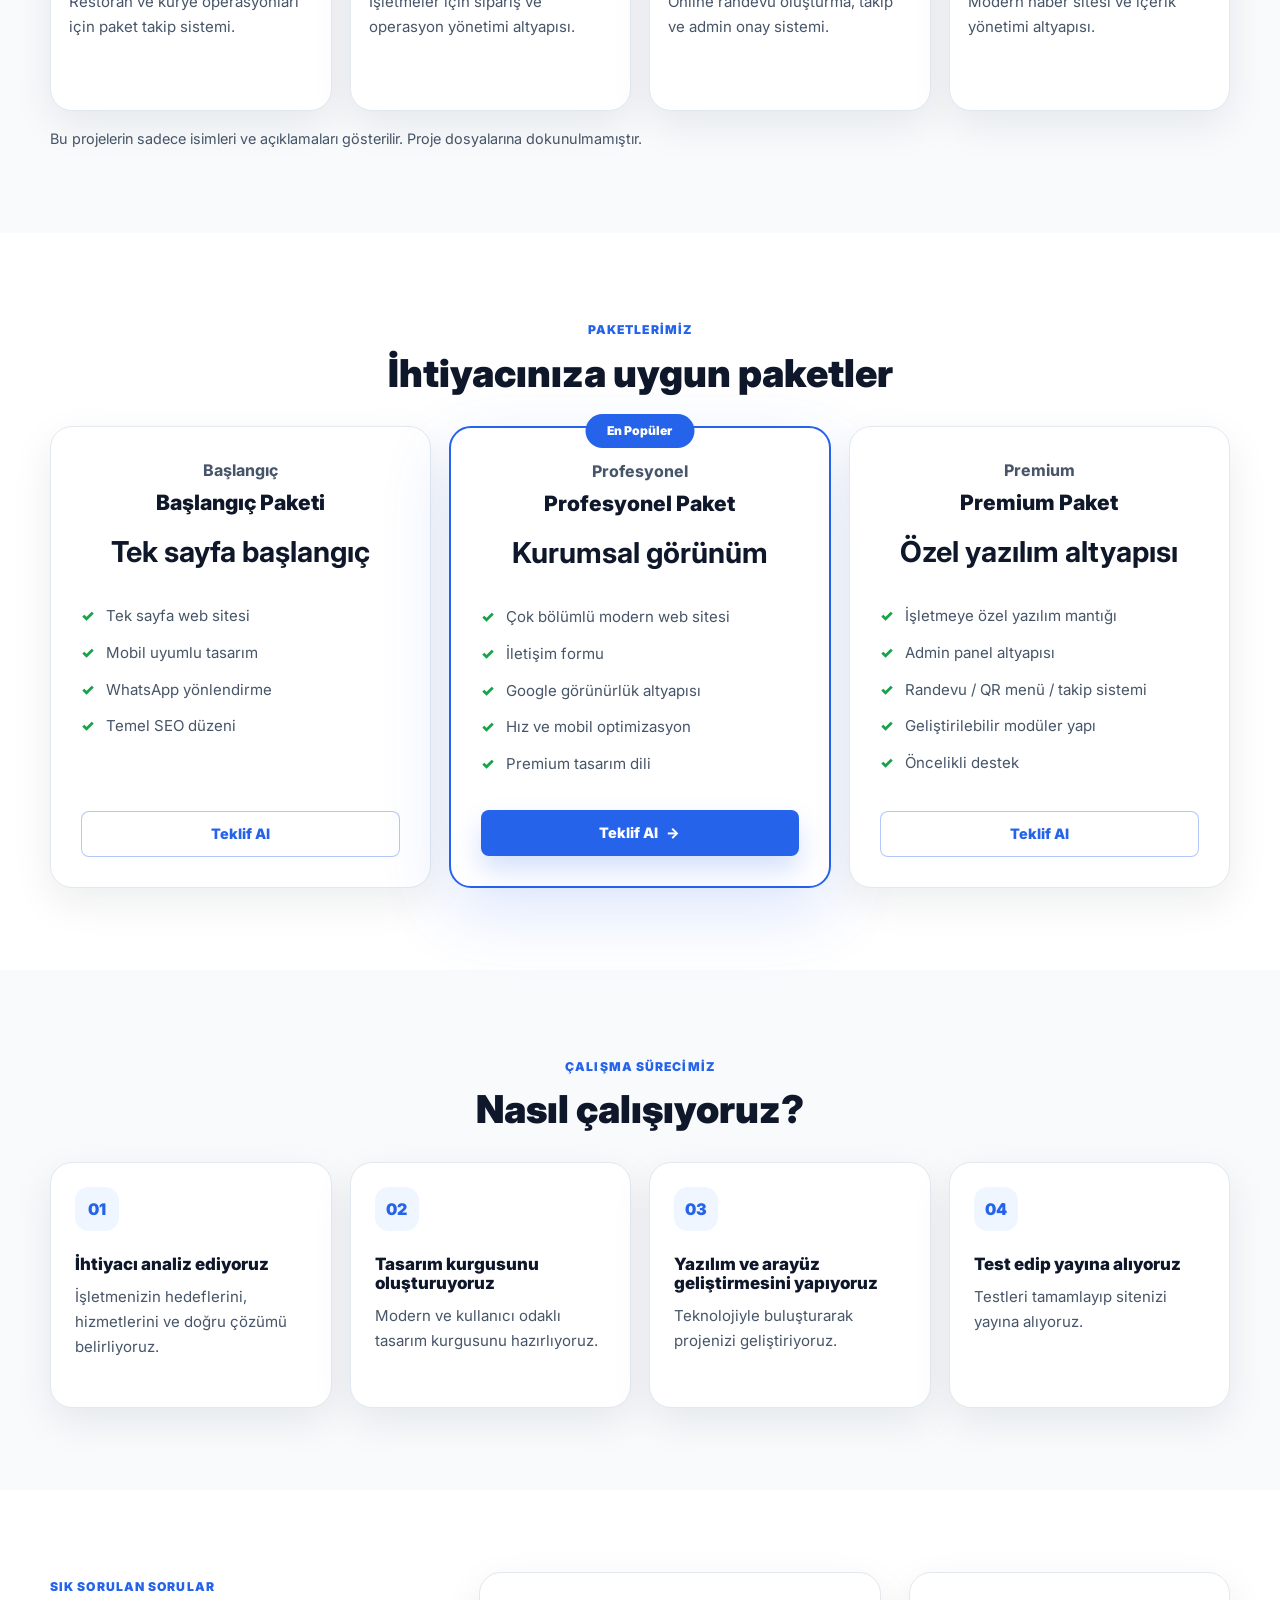
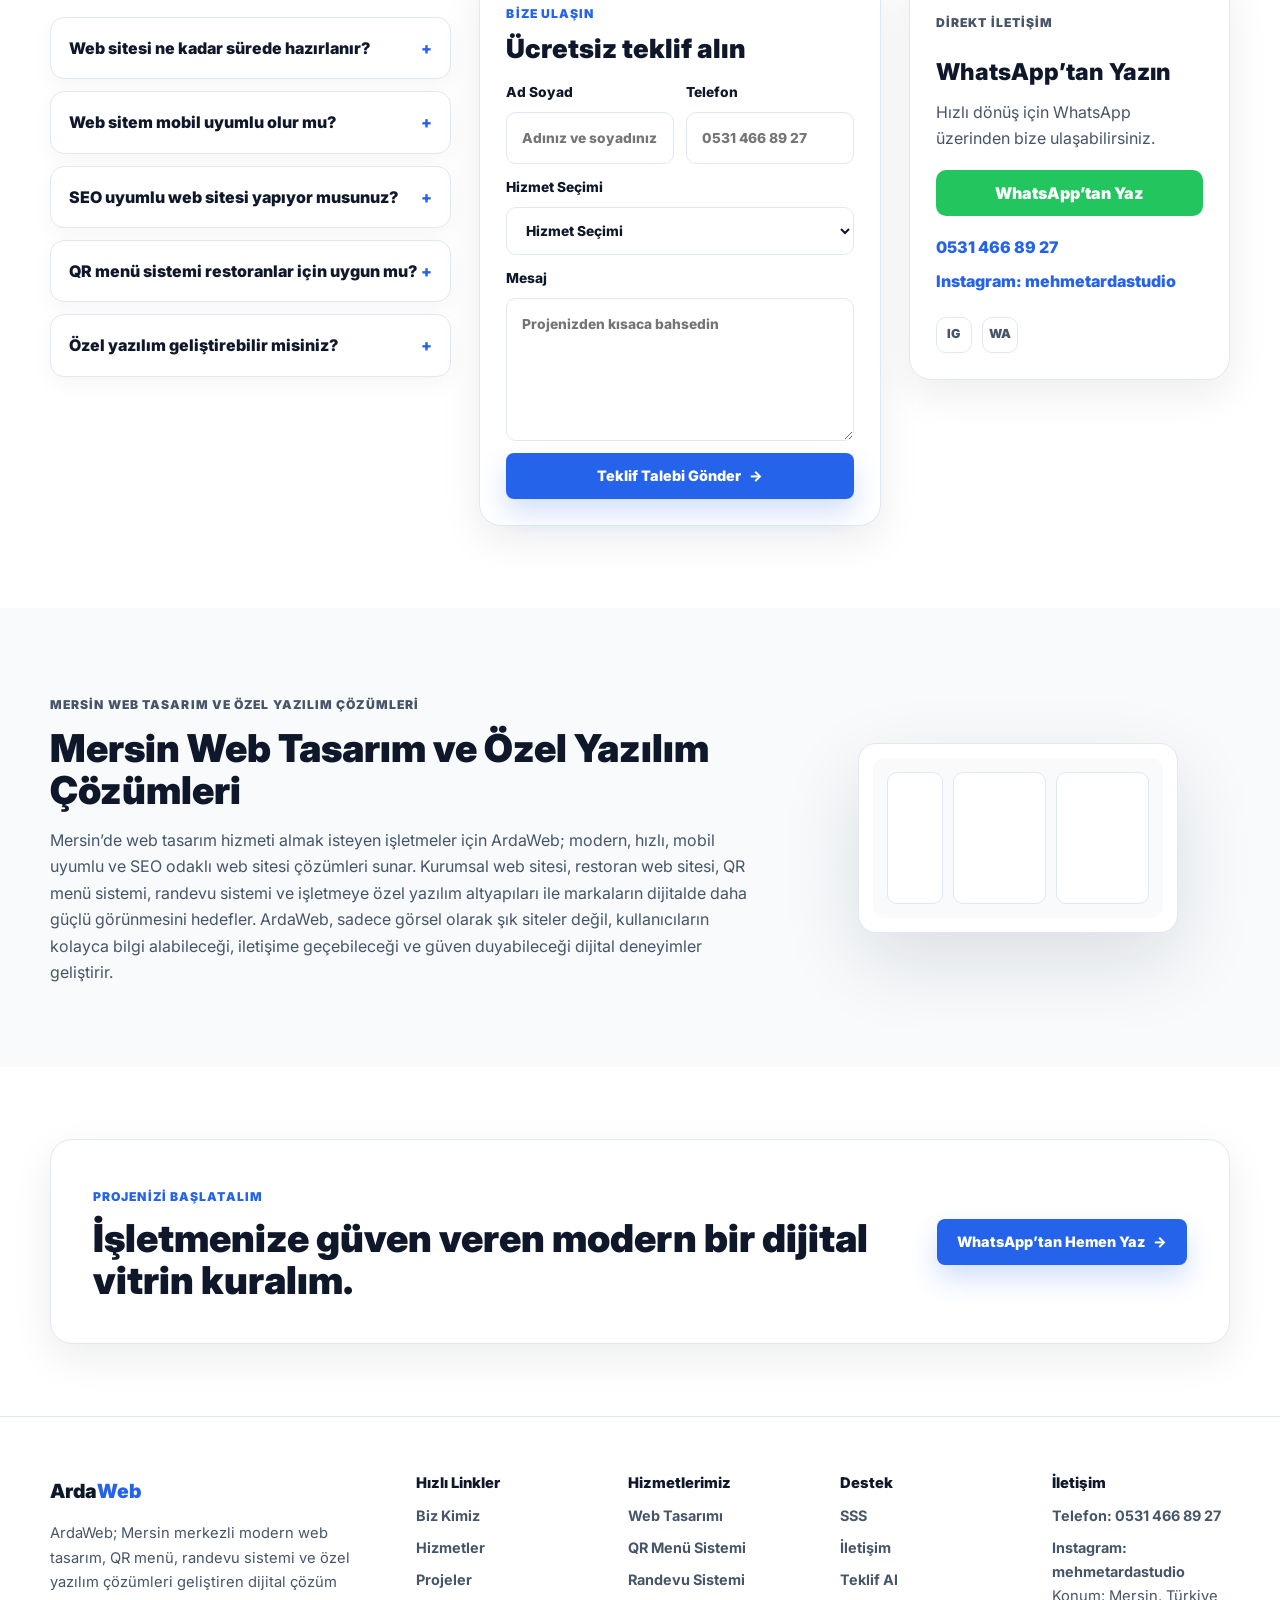
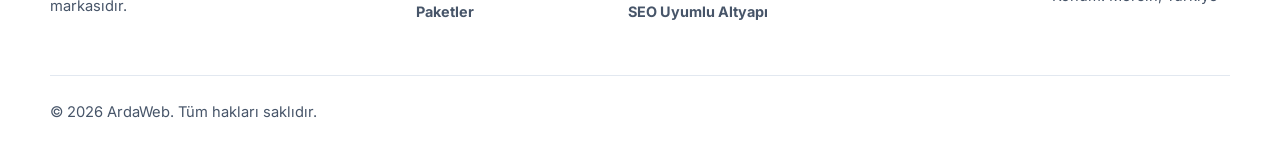
<file: ArdaWeb/index.html>
﻿<!DOCTYPE html>
<html lang="tr">
<head>
  <meta charset="UTF-8" />
  <meta name="viewport" content="width=device-width, initial-scale=1.0" />
  <meta name="description" content="ArdaWeb; Mersin’de kurumsal web tasarım, QR menü, randevu sistemi, restoran çözümleri ve işletmeye özel yazılım hizmetleri sunar." />
  <meta name="keywords" content="Mersin web tasarım, Mersin yazılım şirketi, kurumsal web sitesi tasarımı, QR menü sistemi, randevu sistemi, restoran web sitesi, işletmeye özel yazılım, SEO uyumlu web tasarım, mobil uyumlu web sitesi" />
  <meta name="author" content="ArdaWeb" />
  <title>ArdaWeb | Mersin Web Tasarım ve Özel Yazılım Çözümleri</title>
  <link rel="preconnect" href="https://fonts.googleapis.com" />
  <link rel="preconnect" href="https://fonts.gstatic.com" crossorigin />
  <link href="https://fonts.googleapis.com/css2?family=Inter:wght@400;500;600;700;800;900&display=swap" rel="stylesheet" />
  <link rel="icon" type="image/png" href="./favicon.png" />
  <link rel="shortcut icon" type="image/png" href="./favicon.png" />
  <link rel="stylesheet" href="style.css" />
  <script type="application/ld+json">
  {
    "@context": "https://schema.org",
    "@type": "LocalBusiness",
    "name": "ArdaWeb",
    "description": "Mersin merkezli kurumsal web tasarım, QR menü, randevu sistemi ve işletmeye özel yazılım çözümleri.",
    "address": {
      "@type": "PostalAddress",
      "addressLocality": "Mersin",
      "addressCountry": "TR"
    },
    "areaServed": "Mersin",
    "url": "https://ardaweb.com",
    "sameAs": ["https://www.instagram.com/mehmetardastudio/?hl=tr"],
    "serviceType": [
      "Mersin web tasarım",
      "Kurumsal web sitesi tasarımı",
      "QR menü sistemi",
      "Randevu sistemi",
      "İşletmeye özel yazılım"
    ]
  }
  </script>
</head>
<body>
  <header class="site-header" id="siteHeader">
    <nav class="navbar" aria-label="Ana menü">
      <a class="brand" href="#home" aria-label="ArdaWeb Ana Sayfa">Arda<span>Web</span></a>
      <button class="menu-button" id="menuButton" type="button" aria-label="Menüyü aç" aria-expanded="false">
        <span></span><span></span><span></span>
      </button>
      <div class="nav-links" id="navLinks">
        <a href="#home">Ana Sayfa</a>
        <a href="#about">Biz Kimiz</a>
        <a href="#services">Hizmetler</a>
        <a href="#projects">Projeler</a>
        <a href="#packages">Paketler</a>
        <a href="#process">Süreç</a>
        <a href="#faq">SSS</a>
        <a href="#contact">İletişim</a>
      </div>
      <a class="header-cta" href="#contact">Ücretsiz Teklif Al</a>
    </nav>
  </header>

  <main>
    <section class="hero" id="home">
      <div class="container hero-grid">
        <div class="hero-copy reveal">
          <p class="eyebrow">Mersin'de web tasarım ve yazılım çözümleri</p>
          <h1>Mersin’de işletmeler için modern web tasarım ve özel yazılım çözümleri</h1>
          <p class="hero-text">ArdaWeb; kurumsal web sitesi, QR menü, randevu sistemi, restoran çözümleri, yönetim paneli ve işletmeye özel yazılım altyapıları geliştirerek markaların dijitalde daha profesyonel görünmesini sağlar.</p>
          <div class="hero-actions">
            <a class="btn btn-primary" href="#contact">Ücretsiz Teklif Al</a>
            <a class="btn btn-outline" href="#projects">Projeleri İncele</a>
          </div>
          <div class="hero-features" aria-label="Öne çıkan özellikler">
            <span>Mobil Uyumlu Tasarım</span>
            <span>SEO Hazır Altyapı</span>
            <span>Hızlı Teslim</span>
          </div>
        </div>

        <aside class="dashboard-card reveal" aria-label="ArdaWeb dashboard önizleme">
          <div class="dashboard-sidebar">
            <a class="brand mini" href="#home">Arda<span>Web</span></a>
            <ul>
              <li class="active">Panel</li>
              <li>Siparişler</li>
              <li>Randevular</li>
              <li>Müşteriler</li>
              <li>Raporlar</li>
              <li>Ayarlar</li>
            </ul>
          </div>
          <div class="dashboard-main">
            <div class="dashboard-head">
              <div>
                <span>Genel Bakış</span>
                <strong>Dijital operasyon</strong>
              </div>
              <small>Hoş geldin, Arda</small>
            </div>
            <div class="stat-row">
              <div><span>Toplam Talep</span><strong>1.240</strong><em>+12.5%</em></div>
              <div><span>Toplam Müşteri</span><strong>532</strong><em>+8.2%</em></div>
              <div><span>Kazanç</span><strong>₺125.430</strong><em>+15.7%</em></div>
            </div>
            <div class="chart-panel">
              <div class="chart-title">Sipariş Grafiği</div>
              <svg viewBox="0 0 520 190" role="img" aria-label="Yükselen sipariş grafiği">
                <path d="M8 145 C70 126 91 132 130 106 C165 84 184 98 220 70 C258 40 292 54 330 70 C370 88 388 60 426 48 C462 36 485 52 512 34" fill="none" stroke="#2563EB" stroke-width="7" stroke-linecap="round"/>
                <path d="M8 145 C70 126 91 132 130 106 C165 84 184 98 220 70 C258 40 292 54 330 70 C370 88 388 60 426 48 C462 36 485 52 512 34 L512 190 L8 190 Z" fill="url(#chartFill)"/>
                <defs>
                  <linearGradient id="chartFill" x1="0" y1="0" x2="0" y2="1">
                    <stop offset="0%" stop-color="#2563EB" stop-opacity="0.18"/>
                    <stop offset="100%" stop-color="#2563EB" stop-opacity="0"/>
                  </linearGradient>
                </defs>
              </svg>
            </div>
            <div class="dashboard-lists">
              <div><strong>Son Talepler</strong><p>Kurumsal web sitesi</p><p>QR menü sistemi</p></div>
              <div><strong>Yaklaşan Randevular</strong><p>Berber randevusu</p><p>Restoran görüşmesi</p></div>
            </div>
          </div>
        </aside>
      </div>
    </section>

    <section class="trust-strip">
      <div class="container trust-grid reveal">
        <span>Mobil uyumlu tasarım</span>
        <span>SEO hazır altyapı</span>
        <span>Hızlı teslim</span>
        <span>Modern arayüz</span>
        <span>İşletmeye özel çözüm</span>
      </div>
    </section>

    <section class="section about-section" id="about">
      <div class="container about-grid">
        <div class="section-copy reveal">
          <p class="section-label">Biz Kimiz?</p>
          <h2>Biz Kimiz?</h2>
          <p>ArdaWeb, işletmelerin dijital dünyada daha güçlü, güvenilir ve profesyonel görünmesi için web tasarım ve özel yazılım çözümleri geliştiren modern bir dijital çözüm markasıdır. Amacımız sadece güzel görünen web siteleri yapmak değil, işletmelerin müşteri kazanmasına, hizmetlerini daha iyi anlatmasına ve dijitalde daha güçlü konumlanmasına yardımcı olmaktır.</p>
        </div>
        <div class="about-cards">
          <article class="mini-card reveal"><span>01</span><h3>Modern tasarım anlayışı</h3></article>
          <article class="mini-card reveal"><span>02</span><h3>Satış odaklı sayfa kurgusu</h3></article>
          <article class="mini-card reveal"><span>03</span><h3>Mobil ve hızlı altyapı</h3></article>
          <article class="mini-card reveal"><span>04</span><h3>SEO uyumlu içerik yapısı</h3></article>
        </div>
      </div>
    </section>

    <section class="section section-muted" id="services">
      <div class="container">
        <div class="section-heading reveal">
          <p class="section-label">Hizmetlerimiz</p>
          <h2>İşletmeniz için profesyonel çözümler</h2>
        </div>
        <div class="card-grid services-grid">
          <article class="service-card reveal"><span>01</span><h3>Kurumsal Web Sitesi Tasarımı</h3><p>İşletmenizin güven veren, modern ve mobil uyumlu bir web sitesine sahip olması için kurumsal web tasarım çözümleri geliştiriyoruz.</p><a href="#contact">Teklif al</a></article>
          <article class="service-card reveal"><span>02</span><h3>QR Menü Sistemi</h3><p>Restoran, kafe ve işletmeler için hızlı açılan, kolay güncellenen ve mobil uyumlu QR menü sistemleri hazırlıyoruz.</p><a href="#contact">Teklif al</a></article>
          <article class="service-card reveal"><span>03</span><h3>Randevu Sistemi</h3><p>Berber, güzellik salonu, klinik ve hizmet işletmeleri için online randevu alma ve takip sistemleri geliştiriyoruz.</p><a href="#contact">Teklif al</a></article>
          <article class="service-card reveal"><span>04</span><h3>Restoran Paket Takip Sistemi</h3><p>Restoran ve kurye operasyonlarını daha düzenli yönetmek için sipariş, paket ve teslimat takip sistemleri hazırlıyoruz.</p><a href="#contact">Teklif al</a></article>
          <article class="service-card reveal"><span>05</span><h3>Yönetim Paneli Geliştirme</h3><p>İşletmelerin içerik, sipariş, müşteri veya randevu süreçlerini yönetebilmesi için özel admin panelleri geliştiriyoruz.</p><a href="#contact">Teklif al</a></article>
          <article class="service-card reveal"><span>06</span><h3>SEO Uyumlu Web Altyapısı</h3><p>Web sitelerinin Google tarafından daha iyi anlaşılabilmesi için başlık, açıklama, içerik hiyerarşisi ve performans odaklı altyapı kuruyoruz.</p><a href="#contact">Teklif al</a></article>
        </div>
      </div>
    </section>

    <section class="section why-section">
      <div class="container why-grid">
        <div class="section-copy reveal">
          <p class="section-label">Neden ArdaWeb?</p>
          <h2>Sadece tasarım değil, sonuç odaklı dijital çözümler</h2>
          <p>İşletmenizin dijitalde büyümesi için ihtiyacınız olan her şeyi tek çatı altında sunuyoruz.</p>
          <a class="btn btn-primary" href="#contact">Ücretsiz Teklif Al</a>
        </div>
        <div class="why-list reveal">
          <p>Kullanıcıyı yormayan sade ve profesyonel arayüz</p>
          <p>Mobil cihazlarda kusursuz deneyim</p>
          <p>SEO’ya uygun başlık ve içerik yapısı</p>
          <p>Hızlı açılan sayfa mimarisi</p>
          <p>İşletmeye özel geliştirilebilir yapı</p>
          <p>WhatsApp ve form odaklı satış dönüşümü</p>
        </div>
      </div>
    </section>

    <section class="section section-muted" id="projects">
      <div class="container">
        <div class="section-heading row reveal">
          <div>
            <p class="section-label">Projelerimiz</p>
            <h2>Gerçekleştirdiğimiz bazı projeler</h2>
          </div>
          <a class="btn btn-outline" href="#projects">Tüm Projeleri Gör</a>
        </div>
        <div class="card-grid project-grid">
          <article class="project-card reveal"><div class="project-cover cover-one"></div><h3>Delivera Express</h3><p>Restoran ve kurye operasyonları için paket takip sistemi.</p></article>
          <article class="project-card reveal"><div class="project-cover cover-two"></div><h3>Entegrasyon POS</h3><p>İşletmeler için sipariş ve operasyon yönetimi altyapısı.</p></article>
          <article class="project-card reveal"><div class="project-cover cover-three"></div><h3>Berber Randevu Sistemi</h3><p>Online randevu oluşturma, takip ve admin onay sistemi.</p></article>
          <article class="project-card reveal"><div class="project-cover cover-four"></div><h3>Haber Web</h3><p>Modern haber sitesi ve içerik yönetimi altyapısı.</p></article>
        </div>
        <p class="project-note">Bu projelerin sadece isimleri ve açıklamaları gösterilir. Proje dosyalarına dokunulmamıştır.</p>
      </div>
    </section>

    <section class="section" id="packages">
      <div class="container">
        <div class="section-heading reveal">
          <p class="section-label">Paketlerimiz</p>
          <h2>İhtiyacınıza uygun paketler</h2>
        </div>
        <div class="pricing-grid">
          <article class="price-card reveal">
            <p>Başlangıç</p>
            <h3>Başlangıç Paketi</h3>
            <strong>Tek sayfa başlangıç</strong>
            <ul><li>Tek sayfa web sitesi</li><li>Mobil uyumlu tasarım</li><li>WhatsApp yönlendirme</li><li>Temel SEO düzeni</li></ul>
            <a class="btn btn-outline" href="#contact">Teklif Al</a>
          </article>
          <article class="price-card featured reveal">
            <div class="popular">En Popüler</div>
            <p>Profesyonel</p>
            <h3>Profesyonel Paket</h3>
            <strong>Kurumsal görünüm</strong>
            <ul><li>Çok bölümlü modern web sitesi</li><li>İletişim formu</li><li>Google görünürlük altyapısı</li><li>Hız ve mobil optimizasyon</li><li>Premium tasarım dili</li></ul>
            <a class="btn btn-primary" href="#contact">Teklif Al</a>
          </article>
          <article class="price-card reveal">
            <p>Premium</p>
            <h3>Premium Paket</h3>
            <strong>Özel yazılım altyapısı</strong>
            <ul><li>İşletmeye özel yazılım mantığı</li><li>Admin panel altyapısı</li><li>Randevu / QR menü / takip sistemi</li><li>Geliştirilebilir modüler yapı</li><li>Öncelikli destek</li></ul>
            <a class="btn btn-outline" href="#contact">Teklif Al</a>
          </article>
        </div>
      </div>
    </section>

    <section class="section section-muted" id="process">
      <div class="container">
        <div class="section-heading reveal">
          <p class="section-label">Çalışma Sürecimiz</p>
          <h2>Nasıl çalışıyoruz?</h2>
        </div>
        <div class="process-grid">
          <article class="process-card reveal"><span>01</span><h3>İhtiyacı analiz ediyoruz</h3><p>İşletmenizin hedeflerini, hizmetlerini ve doğru çözümü belirliyoruz.</p></article>
          <article class="process-card reveal"><span>02</span><h3>Tasarım kurgusunu oluşturuyoruz</h3><p>Modern ve kullanıcı odaklı tasarım kurgusunu hazırlıyoruz.</p></article>
          <article class="process-card reveal"><span>03</span><h3>Yazılım ve arayüz geliştirmesini yapıyoruz</h3><p>Teknolojiyle buluşturarak projenizi geliştiriyoruz.</p></article>
          <article class="process-card reveal"><span>04</span><h3>Test edip yayına alıyoruz</h3><p>Testleri tamamlayıp sitenizi yayına alıyoruz.</p></article>
        </div>
      </div>
    </section>

    <section class="section contact-faq-section" id="faq">
      <div class="container contact-faq-grid">
        <div class="faq-block reveal">
          <p class="section-label">Sık Sorulan Sorular</p>
          <div class="faq-list">
            <details><summary>Web sitesi ne kadar sürede hazırlanır?</summary><p>Genellikle projenin kapsamına göre değişir. Tek sayfalık siteler daha kısa sürede, özel yazılım içeren projeler daha detaylı planlanır.</p></details>
            <details><summary>Web sitem mobil uyumlu olur mu?</summary><p>Evet. Tüm ArdaWeb projeleri telefon, tablet ve masaüstü cihazlara uyumlu olacak şekilde hazırlanır.</p></details>
            <details><summary>SEO uyumlu web sitesi yapıyor musunuz?</summary><p>Evet. Başlık yapısı, açıklamalar, sayfa hızı, mobil uyumluluk ve içerik düzeni SEO mantığına uygun hazırlanır.</p></details>
            <details><summary>QR menü sistemi restoranlar için uygun mu?</summary><p>Evet. Restoran, kafe ve benzeri işletmeler için QR menü sistemleri hazırlanabilir.</p></details>
            <details><summary>Özel yazılım geliştirebilir misiniz?</summary><p>Evet. Randevu sistemi, yönetim paneli, paket takip sistemi ve işletmeye özel web tabanlı çözümler geliştirilebilir.</p></details>
          </div>
        </div>

        <div class="contact-block reveal" id="contact">
          <p class="section-label">Bize Ulaşın</p>
          <h2>Ücretsiz teklif alın</h2>
                              <form class="contact-form" id="contactForm" action="https://formspree.io/f/xeevzely" method="POST" novalidate>
            <input type="hidden" name="_subject" value="Yeni ArdaWeb Teklif Talebi">
            <input type="hidden" name="kaynak" value="ArdaWeb Web Sitesi">
            <div class="form-row">
              <label for="ad_soyad">Ad Soyad<input id="ad_soyad" type="text" name="ad_soyad" placeholder="Ad&#305;n&#305;z ve soyad&#305;n&#305;z" autocomplete="name" required /></label>
              <label for="telefon">Telefon<input id="telefon" type="tel" name="telefon" placeholder="0531 466 89 27" autocomplete="tel" inputmode="tel" pattern="^[0-9+\s()-]{10,20}$" required /></label>
            </div>
            <label for="hizmet">Hizmet Se&#231;imi<select id="hizmet" name="hizmet" required>
              <option value="">Hizmet Se&#231;imi</option>
              <option>Kurumsal Web Sitesi Tasar&#305;m&#305;</option>
              <option>QR Men&#252; Sistemi</option>
              <option>Randevu Sistemi</option>
              <option>Restoran Paket Takip Sistemi</option>
              <option>Y&#246;netim Paneli Geli&#351;tirme</option>
              <option>SEO Uyumlu Web Altyap&#305;s&#305;</option>
            </select></label>
            <label for="mesaj">Mesaj<textarea id="mesaj" name="mesaj" rows="5" placeholder="Projenizden k&#305;saca bahsedin" required></textarea></label>
            <button class="btn btn-primary" id="submitButton" type="submit">Teklif Talebi G&#246;nder</button>
            <p class="form-message" id="formMessage" role="status" aria-live="polite"></p>
          </form>
        </div>

                <aside class="quick-contact reveal">
          <p class="section-label">Direkt &#304;leti&#351;im</p>
          <h3>WhatsApp&#8217;tan Yaz&#305;n</h3>
          <p>H&#305;zl&#305; d&#246;n&#252;&#351; i&#231;in WhatsApp &#252;zerinden bize ula&#351;abilirsiniz.</p>
          <a class="whatsapp-btn" href="https://wa.me/905314668927?text=Merhaba%20ArdaWeb%20hakk%C4%B1nda%20teklif%20almak%20istiyorum" target="_blank" rel="noopener noreferrer" aria-label="WhatsApp uzerinden ArdaWeb ile iletisime gec">WhatsApp&#8217;tan Yaz</a>
          <div class="contact-details">
            <a href="tel:+905314668927">0531 466 89 27</a>
            <a href="https://www.instagram.com/mehmetardastudio/?hl=tr" target="_blank" rel="noopener noreferrer">Instagram: mehmetardastudio</a>
          </div>
          <div class="social-row">
            <a href="https://www.instagram.com/mehmetardastudio/?hl=tr" target="_blank" rel="noopener noreferrer" aria-label="Instagram hesabini ac">IG</a>
            <a href="https://wa.me/905314668927?text=Merhaba%20ArdaWeb%20hakk%C4%B1nda%20teklif%20almak%20istiyorum" target="_blank" rel="noopener noreferrer" aria-label="WhatsApp iletisimini ac">WA</a>
          </div>
        </aside>
      </div>
    </section>

    <section class="section seo-section">
      <div class="container seo-grid">
        <div class="reveal">
          <p class="section-label">Mersin web tasarım ve özel yazılım çözümleri</p>
          <h2>Mersin Web Tasarım ve Özel Yazılım Çözümleri</h2>
          <p>Mersin’de web tasarım hizmeti almak isteyen işletmeler için ArdaWeb; modern, hızlı, mobil uyumlu ve SEO odaklı web sitesi çözümleri sunar. Kurumsal web sitesi, restoran web sitesi, QR menü sistemi, randevu sistemi ve işletmeye özel yazılım altyapıları ile markaların dijitalde daha güçlü görünmesini hedefler. ArdaWeb, sadece görsel olarak şık siteler değil, kullanıcıların kolayca bilgi alabileceği, iletişime geçebileceği ve güven duyabileceği dijital deneyimler geliştirir.</p>
        </div>
        <div class="seo-visual reveal" role="img" aria-label="ArdaWeb kurumsal web sitesi panel önizlemesi">
          <div class="laptop">
            <div class="screen"><span></span><span></span><span></span></div>
          </div>
        </div>
      </div>
    </section>

    <section class="cta-section">
      <div class="container cta-card reveal">
        <div>
          <p class="section-label">Projenizi başlatalım</p>
          <h2>İşletmenize güven veren modern bir dijital vitrin kuralım.</h2>
        </div>
        <a class="btn btn-primary" href="https://wa.me/905314668927?text=Merhaba%20ArdaWeb%20hakk%C4%B1nda%20teklif%20almak%20istiyorum" target="_blank" rel="noopener noreferrer">WhatsApp&#8217;tan Hemen Yaz</a>
      </div>
    </section>
  </main>

  <footer class="footer">
    <div class="container footer-grid">
      <div>
        <a class="brand footer-brand" href="#home">Arda<span>Web</span></a>
        <p>ArdaWeb; Mersin merkezli modern web tasarım, QR menü, randevu sistemi ve özel yazılım çözümleri geliştiren dijital çözüm markasıdır.</p>
      </div>
      <div><h3>Hızlı Linkler</h3><a href="#about">Biz Kimiz</a><a href="#services">Hizmetler</a><a href="#projects">Projeler</a><a href="#packages">Paketler</a></div>
      <div><h3>Hizmetlerimiz</h3><a href="#services">Web Tasarımı</a><a href="#services">QR Menü Sistemi</a><a href="#services">Randevu Sistemi</a><a href="#services">SEO Uyumlu Altyapı</a></div>
      <div><h3>Destek</h3><a href="#faq">SSS</a><a href="#contact">İletişim</a><a href="#contact">Teklif Al</a></div>
      <div><h3>&#304;leti&#351;im</h3><p><a href="tel:+905314668927">Telefon: 0531 466 89 27</a></p><p><a href="https://www.instagram.com/mehmetardastudio/?hl=tr" target="_blank" rel="noopener noreferrer">Instagram: mehmetardastudio</a></p><p>Konum: Mersin, T&#252;rkiye</p></div>
      <p class="copyright">© 2026 ArdaWeb. Tüm hakları saklıdır.</p>
    </div>
  </footer>

  <script src="script.js"></script>
</body>
</html>
</file>
<file: style.css>
:root {
  --blue: #2f7dff;
  --blue-2: #14f1d9;
  --blue-3: #8b5cf6;
  --green: #54e6a5;
  --orange: #ffb45c;
  --rose: #ff6fb1;
  --navy: #101b35;
  --text: #172033;
  --muted: #647086;
  --cream: #fffaf0;
  --line: rgba(47, 125, 255, 0.15);
  --line-strong: rgba(139, 92, 246, 0.32);
  --white: #ffffff;
  --soft: #fffaf0;
  --blue-soft: #eef8ff;
  --glass: rgba(255, 255, 255, 0.72);
  --shadow: 0 18px 48px rgba(32, 54, 112, 0.10);
  --shadow-strong: 0 28px 80px rgba(47, 125, 255, 0.15);
  --glow: 0 18px 58px rgba(20, 241, 217, 0.16);
  --radius: 18px;
  --radius-sm: 14px;
  --max: 1180px;
}

* { box-sizing: border-box; margin: 0; padding: 0; }
html { scroll-behavior: smooth; }
body {
  min-height: 100vh;
  color: var(--text);
  background:
    radial-gradient(circle at 82% 8%, rgba(20, 241, 217, 0.14), transparent 28rem),
    radial-gradient(circle at 14% 24%, rgba(139, 92, 246, 0.12), transparent 24rem),
    radial-gradient(circle at 55% 0%, rgba(47, 125, 255, 0.12), transparent 22rem),
    linear-gradient(180deg, #fffdf7 0%, #f4fbff 44%, #ffffff 100%);
  font-family: "Inter", system-ui, -apple-system, BlinkMacSystemFont, "Segoe UI", sans-serif;
  line-height: 1.65;
  overflow-x: hidden;
}
body::before {
  content: "";
  position: fixed;
  inset: 0;
  z-index: -1;
  pointer-events: none;
  background-image:
    radial-gradient(rgba(47, 125, 255, 0.12) 1px, transparent 1px),
    linear-gradient(135deg, rgba(20, 241, 217, 0.05), transparent 34%);
  background-size: 22px 22px, auto;
  mask-image: linear-gradient(180deg, rgba(0,0,0,0.48), rgba(0,0,0,0.05) 58%);
}
body.menu-open,
body.modal-open { overflow: hidden; }
body.is-loading { overflow: hidden; }
a { color: inherit; text-decoration: none; }
button, input, textarea, select { font: inherit; }
button { border: 0; cursor: pointer; }
img { display: block; max-width: 100%; }
.container { width: min(var(--max), calc(100% - 44px)); margin: 0 auto; }

.preloader {
  position: fixed;
  inset: 0;
  z-index: 3000;
  display: grid;
  place-items: center;
  padding: 24px;
  background:
    radial-gradient(circle at 50% 44%, rgba(20, 241, 217, 0.18), transparent 18rem),
    radial-gradient(circle at 40% 58%, rgba(139, 92, 246, 0.14), transparent 20rem),
    rgba(255, 253, 247, 0.82);
  backdrop-filter: blur(22px);
  transition: opacity 0.65s ease, visibility 0.65s ease;
}
.preloader.is-hidden {
  opacity: 0;
  visibility: hidden;
  pointer-events: none;
}
.preloader-shell {
  width: min(100%, 360px);
  display: grid;
  justify-items: center;
  gap: 18px;
  padding: 30px 28px;
  border: 1px solid rgba(47, 125, 255, 0.14);
  border-radius: 28px;
  background: rgba(255, 255, 255, 0.54);
  box-shadow:
    0 30px 90px rgba(32, 54, 112, 0.16),
    inset 0 1px 0 rgba(255, 255, 255, 0.76);
}
.preloader-logo-wrap {
  position: relative;
  width: 190px;
  height: 70px;
  display: grid;
  place-items: center;
}
.preloader-logo-wrap::before {
  content: "";
  position: absolute;
  inset: 2px 12px;
  border-radius: 999px;
  background: conic-gradient(from 0deg, var(--blue), var(--blue-2), var(--blue-3), var(--green), var(--blue));
  opacity: 0.36;
  filter: blur(18px);
  animation: preloaderGlow 1.9s ease-in-out infinite;
}
.preloader-logo {
  position: relative;
  width: 184px;
  height: auto;
  transform-origin: center;
  animation: logoFloat 1.8s ease-in-out infinite;
}
.preloader-shell p {
  color: var(--navy);
  font-family: "Space Grotesk", "Inter", sans-serif;
  font-size: 0.96rem;
  font-weight: 700;
  letter-spacing: 0.01em;
}
.preloader-bar {
  width: min(100%, 230px);
  height: 4px;
  overflow: hidden;
  border-radius: 999px;
  background: rgba(47, 125, 255, 0.12);
}
.preloader-bar span {
  display: block;
  width: 42%;
  height: 100%;
  border-radius: inherit;
  background: linear-gradient(90deg, var(--blue), var(--blue-2), var(--blue-3));
  box-shadow: 0 0 18px rgba(20, 241, 217, 0.42);
  animation: loadingBar 1.45s cubic-bezier(.65, 0, .35, 1) infinite;
}
body.is-loading .site-header,
body.is-loading .hero-copy,
body.is-loading .hero-visual,
body.is-loading .feature-strip {
  opacity: 0;
  transform: translateY(18px);
}
.site-header,
.hero-copy,
.hero-visual,
.feature-strip {
  transition:
    opacity 0.75s ease,
    transform 0.75s ease,
    box-shadow 0.22s ease,
    background 0.22s ease,
    border-color 0.22s ease;
}
body.page-ready .site-header,
body.page-ready .hero-copy,
body.page-ready .hero-visual,
body.page-ready .feature-strip {
  opacity: 1;
  transform: translateY(0);
}

@keyframes logoFloat {
  0%, 100% { transform: translateY(0) rotate(0deg) scale(1); }
  50% { transform: translateY(-4px) rotate(2deg) scale(1.025); }
}
@keyframes preloaderGlow {
  0%, 100% { transform: rotate(0deg) scale(0.96); opacity: 0.3; }
  50% { transform: rotate(180deg) scale(1.06); opacity: 0.46; }
}
@keyframes loadingBar {
  0% { transform: translateX(-105%); }
  55% { transform: translateX(80%); }
  100% { transform: translateX(245%); }
}

.site-header {
  position: sticky;
  top: 0;
  z-index: 100;
  border-bottom: 1px solid rgba(47, 125, 255, 0.11);
  background: rgba(255, 253, 247, 0.86);
  backdrop-filter: blur(18px);
  transition: box-shadow 0.22s ease, background 0.22s ease, border-color 0.22s ease;
}
.site-header.scrolled {
  border-color: rgba(20, 241, 217, 0.22);
  background: rgba(255, 253, 247, 0.96);
  box-shadow: 0 12px 34px rgba(17, 58, 118, 0.08);
}
.navbar {
  width: min(var(--max), calc(100% - 44px));
  min-height: 84px;
  margin: 0 auto;
  display: grid;
  grid-template-columns: auto 1fr auto;
  align-items: center;
  gap: 28px;
  position: relative;
}
.brand {
  width: 174px;
  height: 58px;
  position: relative;
  display: inline-flex;
  align-items: center;
  overflow: visible;
}
.brand-logo {
  width: 100%;
  height: auto;
  max-height: 58px;
  object-fit: contain;
}
.nav-links {
  justify-self: center;
  display: flex;
  align-items: center;
  gap: 28px;
  color: #0d1b35;
  font-size: 0.86rem;
  font-weight: 800;
}
.nav-links a {
  position: relative;
  padding: 12px 0;
  transition: color 0.2s ease;
}
.nav-links a::after {
  content: "";
  position: absolute;
  left: 0;
  right: 0;
  bottom: 4px;
  height: 2px;
  border-radius: 99px;
  background: linear-gradient(90deg, var(--blue), var(--blue-2), var(--blue-3));
  transform: scaleX(0);
  transform-origin: left;
  transition: transform 0.22s ease;
}
.nav-links a:hover,
.nav-links a.active { color: var(--blue); }
.nav-links a:hover::after,
.nav-links a.active::after { transform: scaleX(1); }

.header-cta,
.btn {
  min-height: 48px;
  display: inline-flex;
  align-items: center;
  justify-content: center;
  gap: 10px;
  padding: 0 24px;
  border-radius: var(--radius-sm);
  font-size: 0.9rem;
  font-weight: 850;
  transition: transform 0.22s ease, box-shadow 0.22s ease, border-color 0.22s ease, background 0.22s ease, color 0.22s ease;
}
.header-cta,
.btn-primary {
  color: #fff;
  background: linear-gradient(135deg, var(--blue), var(--blue-3) 58%, #a855f7);
  box-shadow: 0 16px 34px rgba(139, 92, 246, 0.24);
}
.btn-outline {
  color: #173b8f;
  border: 1px solid rgba(47, 125, 255, 0.28);
  background: rgba(255, 255, 255, 0.7);
}
.header-cta:hover,
.btn:hover {
  transform: translateY(-3px);
  box-shadow: 0 22px 48px rgba(20, 241, 217, 0.18);
}
.btn-outline:hover { color: var(--navy); border-color: transparent; background: linear-gradient(135deg, var(--blue-2), #b8fff3); }
.menu-button {
  display: none;
  width: 44px;
  height: 44px;
  border: 1px solid rgba(37, 99, 235, 0.18);
  border-radius: var(--radius-sm);
  background: #fff;
}
.menu-button span {
  display: block;
  width: 20px;
  height: 2px;
  margin: 5px auto;
  border-radius: 99px;
  background: var(--navy);
  transition: transform 0.2s ease, opacity 0.2s ease;
}
.menu-button[aria-expanded="true"] span:nth-child(1) { transform: translateY(7px) rotate(45deg); }
.menu-button[aria-expanded="true"] span:nth-child(2) { opacity: 0; }
.menu-button[aria-expanded="true"] span:nth-child(3) { transform: translateY(-7px) rotate(-45deg); }

.hero {
  position: relative;
  padding: 76px 0 56px;
  overflow: hidden;
  background:
    linear-gradient(135deg, rgba(20, 241, 217, 0.12), transparent 34%),
    linear-gradient(180deg, rgba(255, 250, 240, 0.96), rgba(246, 252, 255, 0.9));
}
.hero::before {
  content: "";
  position: absolute;
  inset: 0;
  pointer-events: none;
  background:
    linear-gradient(135deg, transparent 0 54%, rgba(139, 92, 246, 0.06) 54% 69%, transparent 69%),
    radial-gradient(circle at 78% 28%, rgba(20, 241, 217, 0.17), transparent 25rem);
}
.hero-grid {
  position: relative;
  display: grid;
  grid-template-columns: minmax(0, 0.86fr) minmax(500px, 1.14fr);
  gap: 64px;
  align-items: center;
}
.hero-copy {
  min-width: 0;
}
.eyebrow,
.section-label {
  width: fit-content;
  color: var(--blue);
  font-size: 0.74rem;
  font-weight: 900;
  letter-spacing: 0.09em;
  text-transform: uppercase;
}
.eyebrow {
  min-height: 34px;
  display: inline-flex;
  align-items: center;
  gap: 9px;
  padding: 0 14px;
  border-radius: 999px;
  background: linear-gradient(90deg, rgba(20, 241, 217, 0.14), rgba(139, 92, 246, 0.08));
}
.eyebrow::before {
  content: "";
  width: 10px;
  height: 10px;
  border-radius: 50%;
  background: var(--blue-2);
  box-shadow: 0 0 0 5px rgba(20, 241, 217, 0.16);
}
.section-heading.centered .section-label { margin-inline: auto; }
.section-label.dark { color: #9fc5ff; }
h1, h2, h3 {
  color: var(--navy);
  line-height: 1.08;
  letter-spacing: 0;
  font-family: "Space Grotesk", "Inter", system-ui, sans-serif;
}
h1 {
  max-width: 670px;
  margin-top: 22px;
  font-size: clamp(3.1rem, 5vw, 5rem);
  font-weight: 700;
}
h1 span {
  position: relative;
  display: inline-block;
  color: transparent;
  background: linear-gradient(90deg, var(--blue), var(--blue-3) 52%, #00bfa6);
  background-clip: text;
}
h1 span::after {
  content: "";
  position: absolute;
  left: 0;
  right: 0;
  bottom: -10px;
  height: 10px;
  border: solid var(--blue-2);
  border-width: 0 0 3px 0;
  border-radius: 50%;
  opacity: 0.72;
}
h2 {
  font-size: clamp(2rem, 3.1vw, 3.25rem);
  font-weight: 700;
}
h3 { font-size: 1.08rem; font-weight: 700; }
.hero-text {
  max-width: 600px;
  margin-top: 30px;
  color: #34445f;
  font-size: 1.04rem;
}
.hero-actions { display: flex; flex-wrap: wrap; gap: 14px; margin-top: 28px; }
.trust-badges {
  display: flex;
  flex-wrap: wrap;
  gap: 12px;
  margin-top: 30px;
}
.trust-badges span {
  min-height: 40px;
  display: inline-flex;
  align-items: center;
  gap: 9px;
  padding: 8px 16px;
  border: 1px solid rgba(37, 99, 235, 0.10);
  border-radius: var(--radius-sm);
  color: #152542;
  background: rgba(255, 255, 255, 0.78);
  box-shadow: 0 10px 28px rgba(17, 58, 118, 0.08);
  font-size: 0.84rem;
  font-weight: 850;
}
.trust-badges span::before {
  content: "";
  width: 10px;
  height: 10px;
  border-radius: 50%;
  background: var(--orange);
}
.trust-badges span:nth-child(2)::before { background: var(--green); }
.trust-badges span:nth-child(3)::before { background: var(--blue-3); }

.hero-visual {
  position: relative;
  min-height: 430px;
  display: grid;
  place-items: center;
}
.laptop {
  position: relative;
  width: min(100%, 660px);
  padding: 18px;
  border: 1px solid rgba(47, 125, 255, 0.12);
  border-radius: 18px;
  background: rgba(255, 255, 255, 0.78);
  box-shadow: 0 26px 80px rgba(32, 54, 112, 0.14);
  backdrop-filter: blur(18px);
}
.laptop::after {
  content: "";
  position: absolute;
  inset: auto 8% -24px;
  height: 28px;
  border-radius: 50%;
  background: rgba(20, 241, 217, 0.16);
  filter: blur(18px);
}
.screen {
  min-height: 318px;
  display: grid;
  grid-template-columns: 116px 1fr;
  gap: 16px;
  padding: 16px;
  border: 1px solid rgba(47, 125, 255, 0.08);
  border-radius: 14px;
  background:
    radial-gradient(circle at 80% 10%, rgba(20, 241, 217, 0.13), transparent 16rem),
    #f8fbff;
}
.app-sidebar {
  display: grid;
  align-content: start;
  gap: 13px;
  padding: 12px;
  border-right: 1px solid rgba(47, 125, 255, 0.08);
}
.app-sidebar strong { color: var(--navy); font-size: 1rem; }
.app-sidebar span {
  height: 28px;
  border-radius: 8px;
  background: linear-gradient(90deg, rgba(37, 99, 235, 0.10), rgba(255,255,255,0.82));
}
.app-content { display: grid; gap: 14px; }
.metric-row {
  display: grid;
  grid-template-columns: repeat(3, 1fr);
  gap: 12px;
}
.metric-row article,
.chart-card,
.dashboard-grid > div {
  border: 1px solid rgba(37, 99, 235, 0.08);
  border-radius: var(--radius-sm);
  background: #ffffff;
  box-shadow: 0 12px 32px rgba(17, 58, 118, 0.07);
}
.metric-row article { padding: 14px; }
.metric-row span { color: var(--muted); font-size: 0.7rem; font-weight: 760; }
.metric-row strong { display: block; color: var(--navy); font-size: 1rem; }
.metric-row em { color: #10a36e; font-size: 0.72rem; font-style: normal; font-weight: 850; }
.chart-card {
  position: relative;
  height: 124px;
  overflow: hidden;
  background:
    linear-gradient(180deg, transparent 0 24%, rgba(37,99,235,0.065) 24% 25%, transparent 25% 49%, rgba(37,99,235,0.065) 49% 50%, transparent 50%),
    #ffffff;
}
.chart-card i {
  position: absolute;
  inset: 36px 24px 24px;
  border-left: 3px solid var(--blue);
  border-bottom: 3px solid var(--blue);
  border-radius: 0 0 0 8px;
  transform: skew(-16deg);
}
.chart-card b {
  position: absolute;
  left: 34px;
  right: 34px;
  top: 58px;
  height: 44px;
  border-radius: 50%;
  border-top: 5px solid var(--blue);
  transform: rotate(-6deg);
}
.dashboard-grid {
  display: grid;
  grid-template-columns: 1fr 0.74fr;
  gap: 14px;
}
.progress-list {
  display: grid;
  align-content: center;
  gap: 14px;
  padding: 20px;
}
.progress-list span {
  height: 8px;
  border-radius: 999px;
  background: linear-gradient(90deg, var(--blue) 0 62%, #edf5ff 62% 100%);
}
.progress-list span:nth-child(2) { background: linear-gradient(90deg, var(--green) 0 50%, #edf5ff 50% 100%); }
.progress-list span:nth-child(3) { background: linear-gradient(90deg, var(--blue-3) 0 76%, #edf5ff 76% 100%); }
.donut {
  min-height: 110px;
  background:
    radial-gradient(circle at center, #fff 0 35%, transparent 36%),
    conic-gradient(var(--blue) 0 45%, var(--green) 45% 65%, var(--orange) 65% 83%, #93c5fd 83% 100%);
}
.plant-card { display: none; }
.dot-pattern {
  position: absolute;
  right: -18px;
  top: 4px;
  width: 150px;
  height: 150px;
  opacity: 0.28;
  background-image: radial-gradient(var(--blue) 2px, transparent 2px);
  background-size: 18px 18px;
}

.feature-strip {
  position: relative;
  margin-top: 52px;
  display: grid;
  grid-template-columns: repeat(4, 1fr);
  gap: 18px;
}
.feature-strip article,
.service-tabs,
.stats-grid,
.soft-card,
.why-card,
.testimonial-card,
.price-card,
.project-card,
.person-card,
.quote-wizard,
.faq-block,
.contact-form-card,
.contact-info {
  border: 1px solid rgba(37, 99, 235, 0.12);
  border-radius: var(--radius);
  background: var(--glass);
  box-shadow: var(--shadow);
  backdrop-filter: blur(18px);
}
.feature-strip article {
  min-height: 124px;
  display: grid;
  grid-template-columns: 54px 1fr;
  gap: 18px;
  align-items: center;
  padding: 24px;
  transition: transform 0.24s ease, box-shadow 0.24s ease, border-color 0.24s ease, background 0.24s ease;
}
.feature-strip span,
.service-tabs span,
.stats-grid span,
.price-icon {
  position: relative;
  width: 54px;
  height: 54px;
  display: grid;
  place-items: center;
  isolation: isolate;
  border: 1px solid rgba(37, 99, 235, 0.18);
  border-radius: 16px;
  color: var(--blue);
  background:
    linear-gradient(145deg, rgba(255, 255, 255, 0.96), rgba(246, 250, 255, 0.9)) padding-box,
    linear-gradient(135deg, rgba(37, 99, 235, 0.62), rgba(124, 58, 237, 0.22), rgba(32, 201, 151, 0.28)) border-box;
  box-shadow:
    inset 0 1px 0 rgba(255, 255, 255, 0.92),
    0 16px 36px rgba(37, 99, 235, 0.11);
  font-family: "Space Grotesk", "Inter", sans-serif;
  font-size: 0.82rem;
  font-weight: 800;
  transition: transform 0.24s ease, color 0.24s ease, box-shadow 0.24s ease, background 0.24s ease;
}
.feature-strip span::before,
.service-tabs span::before,
.stats-grid span::before,
.price-icon::before {
  content: "";
  position: absolute;
  inset: 10px;
  z-index: -1;
  border-radius: 14px;
  background: rgba(37, 99, 235, 0.14);
  filter: blur(14px);
  opacity: 0;
  transition: opacity 0.24s ease;
}
.feature-strip span::after,
.service-tabs span::after,
.price-icon::after {
  content: "";
  position: absolute;
  right: 9px;
  top: 9px;
  width: 7px;
  height: 7px;
  border-radius: 50%;
  background: var(--green);
  box-shadow: 0 0 14px rgba(32, 201, 151, 0.5);
}
.feature-strip article:nth-child(2) span,
.service-tabs article:nth-child(2) span {
  color: #7c3aed;
  background:
    linear-gradient(145deg, rgba(255, 255, 255, 0.96), rgba(248, 245, 255, 0.92)) padding-box,
    linear-gradient(135deg, rgba(124, 58, 237, 0.64), rgba(37, 99, 235, 0.2)) border-box;
}
.feature-strip article:nth-child(3) span,
.service-tabs article:nth-child(5) span {
  color: #0f9f72;
  background:
    linear-gradient(145deg, rgba(255, 255, 255, 0.96), rgba(241, 255, 250, 0.92)) padding-box,
    linear-gradient(135deg, rgba(16, 185, 129, 0.64), rgba(37, 99, 235, 0.2)) border-box;
}
.feature-strip article:nth-child(4) span,
.service-tabs article:nth-child(6) span {
  color: #e8790b;
  background:
    linear-gradient(145deg, rgba(255, 255, 255, 0.96), rgba(255, 249, 239, 0.92)) padding-box,
    linear-gradient(135deg, rgba(245, 158, 11, 0.68), rgba(37, 99, 235, 0.16)) border-box;
}
.feature-strip article:hover span,
.service-tabs article:hover span,
.price-card:hover .price-icon {
  color: #fff;
  background:
    radial-gradient(circle at 30% 18%, rgba(255,255,255,0.34), transparent 28%),
    linear-gradient(135deg, var(--blue), var(--blue-2));
  box-shadow: 0 20px 44px rgba(37, 99, 235, 0.22);
  transform: translateY(-3px);
}
.feature-strip article:hover span::before,
.service-tabs article:hover span::before,
.price-card:hover .price-icon::before { opacity: 1; }
.feature-strip p,
.section-heading p:not(.section-label),
.soft-card p,
.project-card p,
.about-copy p,
.process-list p,
.quote-section p,
.faq-list p,
.footer p { color: var(--muted); }

.section { padding: 84px 0; scroll-margin-top: 100px; }
.section-heading { display: grid; gap: 11px; margin-bottom: 36px; }
.section-heading.centered { justify-items: center; text-align: center; }
.section-heading.centered p:not(.section-label) { max-width: 700px; }
.compact-services,
.packages-section,
.projects-section,
.about-section {
  background: rgba(255, 255, 255, 0.58);
}
.service-tabs {
  display: grid;
  grid-template-columns: repeat(8, 1fr);
  overflow: hidden;
}
.service-tabs article {
  min-height: 98px;
  display: grid;
  justify-items: center;
  align-content: center;
  gap: 9px;
  padding: 16px 12px;
  border-right: 1px solid rgba(37, 99, 235, 0.11);
  text-align: center;
  transition: background 0.22s ease, transform 0.22s ease;
}
.service-tabs article:hover { background: rgba(37, 99, 235, 0.06); }
.service-tabs article:last-child { border-right: 0; }
.service-tabs strong { color: var(--navy); font-size: 0.84rem; }
.stats-grid {
  margin-top: 28px;
  display: grid;
  grid-template-columns: repeat(4, 1fr);
  overflow: hidden;
  color: #fff;
  background: linear-gradient(135deg, #0b63f6, #006fff);
  box-shadow: 0 22px 56px rgba(37, 99, 235, 0.26);
}
.stats-grid article {
  min-height: 112px;
  display: grid;
  grid-template-columns: auto auto;
  justify-content: center;
  align-content: center;
  column-gap: 16px;
  border-right: 1px solid rgba(255, 255, 255, 0.18);
}
.stats-grid article:last-child { border-right: 0; }
.stats-grid span {
  grid-row: span 2;
  align-self: center;
  color: #fff;
  border: 1px solid rgba(255,255,255,0.22);
  background:
    linear-gradient(145deg, rgba(255,255,255,0.18), rgba(255,255,255,0.08)) padding-box,
    linear-gradient(135deg, rgba(255,255,255,0.44), rgba(255,255,255,0.1)) border-box;
  box-shadow:
    inset 0 1px 0 rgba(255,255,255,0.22),
    0 12px 28px rgba(0,0,0,0.12);
}
.stats-grid span::before {
  opacity: 1;
  background: rgba(255,255,255,0.2);
}
.stats-grid strong { color: #fff; font-size: 1.8rem; line-height: 1; font-family: "Space Grotesk", sans-serif; }
.stats-grid p { color: rgba(255,255,255,0.86); font-size: 0.86rem; }
.stats-grid strong {
  max-width: 190px;
  font-size: clamp(1.05rem, 1.7vw, 1.38rem);
  line-height: 1.14;
}

.sectors-section,
.quote-section {
  background:
    radial-gradient(circle at 18% 20%, rgba(37,99,235,0.10), transparent 25rem),
    linear-gradient(180deg, #ffffff, #f7fbff);
}
.sector-grid {
  display: grid;
  grid-template-columns: repeat(6, 1fr);
  gap: 16px;
}
.soft-card {
  min-height: 190px;
  display: grid;
  align-content: center;
  justify-items: center;
  gap: 12px;
  padding: 24px 18px;
  text-align: center;
  transition: transform 0.24s ease, box-shadow 0.24s ease, border-color 0.24s ease, background 0.24s ease;
}
.soft-card span {
  position: relative;
  width: 64px;
  height: 64px;
  display: grid;
  place-items: center;
  border: 1px solid rgba(37, 99, 235, 0.18);
  border-radius: 18px;
  color: var(--blue);
  background:
    linear-gradient(#ffffff, #ffffff) padding-box,
    linear-gradient(135deg, rgba(37, 99, 235, 0.7), rgba(124, 58, 237, 0.26), rgba(32, 201, 151, 0.32)) border-box;
  box-shadow:
    inset 0 1px 0 rgba(255, 255, 255, 0.9),
    0 16px 36px rgba(37, 99, 235, 0.12);
  font-family: "Space Grotesk", "Inter", sans-serif;
  font-size: 0.86rem;
  font-weight: 800;
  transition: transform 0.24s ease, box-shadow 0.24s ease, color 0.24s ease;
}
.soft-card span::before {
  content: "";
  position: absolute;
  inset: 10px;
  z-index: -1;
  border-radius: 16px;
  background: rgba(37, 99, 235, 0.14);
  filter: blur(14px);
  opacity: 0;
  transition: opacity 0.24s ease;
}
.soft-card span::after {
  content: "";
  position: absolute;
  right: 10px;
  top: 10px;
  width: 8px;
  height: 8px;
  border-radius: 50%;
  background: var(--green);
  box-shadow: 0 0 14px rgba(32, 201, 151, 0.56);
}
.soft-card:hover span {
  color: #fff;
  background:
    radial-gradient(circle at 30% 18%, rgba(255,255,255,0.32), transparent 28%),
    linear-gradient(135deg, var(--blue), var(--blue-2));
  box-shadow: 0 18px 42px rgba(37, 99, 235, 0.24);
  transform: translateY(-3px) rotate(-2deg);
}
.soft-card:hover span::before { opacity: 1; }
.soft-card:hover,
.why-card:hover,
.testimonial-card:hover,
.price-card:hover,
.project-card:hover,
.feature-strip article:hover {
  transform: translateY(-6px);
  border-color: var(--line-strong);
  background: rgba(255, 255, 255, 0.94);
  box-shadow: var(--shadow-strong);
}

.why-section {
  background:
    radial-gradient(circle at 88% 10%, rgba(139, 92, 246, 0.10), transparent 22rem),
    linear-gradient(180deg, #f8fdff, #fffdf7);
}
.why-grid,
.testimonial-grid {
  display: grid;
  grid-template-columns: repeat(4, minmax(0, 1fr));
  gap: 18px;
}
.why-card,
.testimonial-card {
  min-height: 210px;
  display: grid;
  align-content: start;
  gap: 14px;
  padding: 26px;
  transition: transform 0.24s ease, box-shadow 0.24s ease, border-color 0.24s ease, background 0.24s ease;
}
.why-card span {
  width: 48px;
  height: 48px;
  display: grid;
  place-items: center;
  border-radius: 16px;
  color: #fff;
  background: linear-gradient(135deg, var(--blue), var(--blue-2));
  box-shadow: 0 16px 34px rgba(47, 125, 255, 0.16);
  font-weight: 900;
}
.why-card:nth-child(2) span { background: linear-gradient(135deg, var(--orange), #ffd166); }
.why-card:nth-child(3) span { background: linear-gradient(135deg, var(--blue-3), #c084fc); }
.why-card:nth-child(4) span { background: linear-gradient(135deg, #18c99c, var(--green)); }
.references-section {
  padding: 30px 0;
  background: rgba(255, 255, 255, 0.54);
}
.reference-strip {
  display: grid;
  grid-template-columns: repeat(5, minmax(0, 1fr));
  gap: 14px;
  align-items: center;
}
.reference-strip span {
  min-height: 58px;
  display: grid;
  place-items: center;
  border: 1px solid rgba(47, 125, 255, 0.10);
  border-radius: 16px;
  color: #7a8aa4;
  background: rgba(255,255,255,0.66);
  box-shadow: 0 12px 30px rgba(32, 54, 112, 0.06);
  font-family: "Space Grotesk", sans-serif;
  font-size: 0.84rem;
  font-weight: 800;
  letter-spacing: 0.06em;
}
.testimonials-section {
  background:
    radial-gradient(circle at 14% 4%, rgba(20, 241, 217, 0.11), transparent 20rem),
    linear-gradient(180deg, #ffffff, #f7fbff);
}
.testimonial-grid {
  grid-template-columns: repeat(3, minmax(0, 1fr));
}
.testimonial-card {
  min-height: 230px;
}
.testimonial-card p {
  color: var(--navy);
  font-size: 1.02rem;
  line-height: 1.7;
}
.testimonial-card strong {
  color: var(--navy);
  font-family: "Space Grotesk", sans-serif;
}
.testimonial-card span {
  width: fit-content;
  padding: 6px 10px;
  border-radius: 999px;
  color: #5b43d6;
  background: linear-gradient(90deg, rgba(20,241,217,0.12), rgba(139,92,246,0.1));
  font-size: 0.75rem;
  font-weight: 850;
}

.pricing-grid {
  display: grid;
  grid-template-columns: repeat(3, 1fr);
  gap: 18px;
}
.price-card {
  position: relative;
  display: grid;
  gap: 16px;
  min-height: 430px;
  padding: 30px 24px;
  transition: transform 0.24s ease, box-shadow 0.24s ease, border-color 0.24s ease, background 0.24s ease;
}
.price-card.featured {
  border: 1px solid rgba(37, 99, 235, 0.28);
  background: linear-gradient(180deg, rgba(37,99,235,0.08), rgba(255,255,255,0.92));
  box-shadow: var(--glow);
}
.price-card small {
  position: absolute;
  top: 16px;
  right: 16px;
  padding: 6px 10px;
  border-radius: 999px;
  color: #fff;
  background: var(--blue);
  font-size: 0.68rem;
  font-weight: 900;
}
.price-card strong {
  color: var(--navy);
  font-family: "Space Grotesk", sans-serif;
  font-size: 2rem;
  line-height: 1;
}
.price-card ul { display: grid; gap: 10px; list-style: none; }
.price-card li {
  position: relative;
  padding-left: 24px;
  color: #40526a;
  font-size: 0.9rem;
}
.price-card li::before {
  content: "";
  position: absolute;
  left: 0;
  top: 0.7em;
  width: 7px;
  height: 7px;
  border-radius: 50%;
  background: var(--blue);
}
.price-card .btn { align-self: end; margin-top: auto; }

.process-section {
  background: linear-gradient(180deg, #f7fbff, #ffffff);
}
.process-layout {
  display: grid;
  grid-template-columns: 0.82fr 1.18fr;
  gap: 56px;
}
.process-list {
  position: relative;
  display: grid;
  gap: 18px;
}
.process-list::before {
  content: "";
  position: absolute;
  left: 23px;
  top: 10px;
  bottom: 10px;
  width: 1px;
  background: linear-gradient(180deg, transparent, rgba(37, 99, 235, 0.28), transparent);
}
.process-list article {
  position: relative;
  display: grid;
  grid-template-columns: 48px 1fr;
  gap: 18px;
}
.process-list span {
  z-index: 1;
  width: 52px;
  height: 52px;
  display: grid;
  place-items: center;
  border: 1px solid rgba(37, 99, 235, 0.18);
  border-radius: 16px;
  color: var(--blue);
  background:
    linear-gradient(145deg, rgba(255,255,255,0.98), rgba(246,250,255,0.92)) padding-box,
    linear-gradient(135deg, rgba(37,99,235,0.62), rgba(124,58,237,0.22), rgba(32,201,151,0.24)) border-box;
  box-shadow:
    inset 0 1px 0 rgba(255,255,255,0.92),
    0 16px 34px rgba(37, 99, 235, 0.12);
  font-family: "Space Grotesk", sans-serif;
  font-weight: 700;
}
.process-list div {
  padding: 18px;
  border: 1px solid rgba(37, 99, 235, 0.12);
  border-radius: var(--radius);
  background: rgba(255, 255, 255, 0.72);
  backdrop-filter: blur(18px);
}

.feature-strip article,
.service-tabs article,
.soft-card,
.price-card,
.stats-grid article,
.process-list article {
  --accent: #2563eb;
  --accent-2: #0b7cff;
  --accent-rgb: 37, 99, 235;
  --icon-radius: 16px;
  --icon-rotate: 0deg;
}
.feature-strip article:nth-child(2),
.service-tabs article:nth-child(2),
.soft-card:nth-child(2),
.price-card:nth-child(2),
.stats-grid article:nth-child(2),
.process-list article:nth-child(2) {
  --accent: #7c3aed;
  --accent-2: #a855f7;
  --accent-rgb: 124, 58, 237;
  --icon-radius: 18px 10px 18px 10px;
  --icon-rotate: -2deg;
}
.feature-strip article:nth-child(3),
.service-tabs article:nth-child(3),
.soft-card:nth-child(3),
.price-card:nth-child(3),
.stats-grid article:nth-child(3),
.process-list article:nth-child(3) {
  --accent: #10b981;
  --accent-2: #34d399;
  --accent-rgb: 16, 185, 129;
  --icon-radius: 999px;
  --icon-rotate: 2deg;
}
.feature-strip article:nth-child(4),
.service-tabs article:nth-child(4),
.soft-card:nth-child(4),
.stats-grid article:nth-child(4),
.process-list article:nth-child(4) {
  --accent: #f59e0b;
  --accent-2: #fb923c;
  --accent-rgb: 245, 158, 11;
  --icon-radius: 12px 20px 12px 20px;
  --icon-rotate: -3deg;
}
.service-tabs article:nth-child(5),
.soft-card:nth-child(5) {
  --accent: #06b6d4;
  --accent-2: #67e8f9;
  --accent-rgb: 6, 182, 212;
  --icon-radius: 20px 12px 20px 12px;
  --icon-rotate: 2deg;
}
.service-tabs article:nth-child(6),
.soft-card:nth-child(6) {
  --accent: #f97316;
  --accent-2: #fdba74;
  --accent-rgb: 249, 115, 22;
  --icon-radius: 14px;
  --icon-rotate: -2deg;
}
.service-tabs article:nth-child(7) {
  --accent: #ec4899;
  --accent-2: #f9a8d4;
  --accent-rgb: 236, 72, 153;
  --icon-radius: 999px 999px 14px 14px;
  --icon-rotate: 3deg;
}
.service-tabs article:nth-child(8) {
  --accent: #0f766e;
  --accent-2: #2dd4bf;
  --accent-rgb: 15, 118, 110;
  --icon-radius: 14px 999px 14px 999px;
  --icon-rotate: -3deg;
}
.feature-strip span,
.service-tabs span,
.price-icon,
.soft-card span,
.process-list span {
  border-color: rgba(var(--accent-rgb), 0.2);
  border-radius: var(--icon-radius);
  color: var(--accent);
  background:
    radial-gradient(circle at 28% 18%, rgba(var(--accent-rgb), 0.13), transparent 34%),
    linear-gradient(145deg, rgba(255, 255, 255, 0.98), rgba(246, 250, 255, 0.92)) padding-box,
    linear-gradient(135deg, rgba(var(--accent-rgb), 0.66), rgba(255,255,255,0.22), rgba(var(--accent-rgb), 0.24)) border-box;
  box-shadow:
    inset 0 1px 0 rgba(255, 255, 255, 0.92),
    0 16px 36px rgba(var(--accent-rgb), 0.13);
  transform: rotate(var(--icon-rotate));
}
.feature-strip span::before,
.service-tabs span::before,
.price-icon::before,
.soft-card span::before {
  background: rgba(var(--accent-rgb), 0.16);
}
.feature-strip span::after,
.service-tabs span::after,
.price-icon::after,
.soft-card span::after {
  background: var(--accent-2);
  box-shadow: 0 0 14px rgba(var(--accent-rgb), 0.54);
}
.service-tabs article:hover {
  background: rgba(var(--accent-rgb), 0.075);
}
.feature-strip article:hover span,
.service-tabs article:hover span,
.price-card:hover .price-icon,
.soft-card:hover span,
.process-list article:hover span {
  color: #fff;
  background:
    radial-gradient(circle at 30% 18%, rgba(255,255,255,0.34), transparent 30%),
    linear-gradient(135deg, var(--accent), var(--accent-2));
  box-shadow:
    0 22px 46px rgba(var(--accent-rgb), 0.24),
    inset 0 1px 0 rgba(255,255,255,0.24);
  transform: translateY(-4px) rotate(calc(var(--icon-rotate) * -1));
}
.feature-strip article:hover span::before,
.service-tabs article:hover span::before,
.price-card:hover .price-icon::before,
.soft-card:hover span::before { opacity: 1; }
.soft-card:hover,
.price-card:hover,
.project-card:hover,
.feature-strip article:hover {
  box-shadow: 0 28px 78px rgba(var(--accent-rgb), 0.16);
}
.process-list article:hover div {
  border-color: rgba(var(--accent-rgb), 0.24);
  box-shadow: 0 18px 48px rgba(var(--accent-rgb), 0.10);
}
.stats-grid span {
  border-color: rgba(255,255,255,0.26);
  background:
    radial-gradient(circle at 28% 18%, rgba(255,255,255,0.18), transparent 35%),
    linear-gradient(145deg, rgba(255,255,255,0.2), rgba(255,255,255,0.08)) padding-box,
    linear-gradient(135deg, rgba(255,255,255,0.5), rgba(255,255,255,0.12)) border-box;
}

.project-filters {
  display: flex;
  justify-content: center;
  flex-wrap: wrap;
  gap: 10px;
  margin-bottom: 26px;
}
.project-filters button {
  min-height: 38px;
  padding: 0 16px;
  border: 1px solid rgba(37, 99, 235, 0.14);
  border-radius: 999px;
  color: var(--text);
  background: rgba(255, 255, 255, 0.74);
  font-size: 0.82rem;
  font-weight: 850;
  transition: color 0.22s ease, background 0.22s ease, border-color 0.22s ease, transform 0.22s ease;
}
.project-filters button.active,
.project-filters button:hover {
  color: #fff;
  border-color: var(--blue);
  background: var(--blue);
  transform: translateY(-2px);
}
.project-grid {
  display: grid;
  grid-template-columns: repeat(3, 1fr);
  gap: 18px;
}
.project-card {
  cursor: pointer;
  overflow: hidden;
  transition: opacity 0.22s ease, transform 0.24s ease, box-shadow 0.24s ease, border-color 0.24s ease, background 0.24s ease;
}
.project-card:focus-visible {
  outline: 3px solid rgba(37, 99, 235, 0.28);
  outline-offset: 4px;
}
.project-card.hidden { display: none; }
.project-card img {
  width: 100%;
  height: 196px;
  object-fit: cover;
  object-position: top;
  background: var(--blue-soft);
  filter: saturate(1.06) contrast(1.02);
  transition: transform 0.45s ease, filter 0.45s ease;
}
.project-card:hover img {
  transform: scale(1.045);
  filter: saturate(1.14) contrast(1.04);
}
.project-card div { padding: 20px; }
.project-card span {
  display: inline-flex;
  margin-bottom: 9px;
  padding: 5px 10px;
  border-radius: 999px;
  color: var(--blue);
  background: rgba(37, 99, 235, 0.09);
  font-size: 0.7rem;
  font-weight: 900;
}
.project-card small {
  display: inline-flex;
  margin-left: 8px;
  margin-bottom: 9px;
  padding: 5px 10px;
  border-radius: 999px;
  color: #0f766e;
  background: rgba(20, 241, 217, 0.13);
  font-size: 0.7rem;
  font-weight: 900;
}
.project-card div::after {
  content: "Detayları Gör  →";
  display: inline-flex;
  margin-top: 12px;
  color: var(--blue);
  font-size: 0.82rem;
  font-weight: 900;
}

.about-grid {
  display: grid;
  grid-template-columns: 0.9fr 1.1fr;
  gap: 52px;
  align-items: center;
}
.about-copy { display: grid; gap: 18px; }
.about-copy ul { display: grid; gap: 10px; list-style: none; }
.about-copy li {
  position: relative;
  padding-left: 28px;
  color: var(--navy);
  font-weight: 760;
}
.about-copy li::before {
  content: "";
  position: absolute;
  left: 0;
  top: 0.72em;
  width: 7px;
  height: 7px;
  border-radius: 50%;
  background: var(--blue);
}
.about-copy .btn { width: fit-content; }
.person-card {
  display: grid;
  justify-items: center;
  gap: 8px;
  padding: 28px;
  overflow: hidden;
}
.person-portrait {
  width: min(100%, 520px);
  aspect-ratio: 16 / 10;
  display: grid;
  place-items: center;
  overflow: hidden;
  border: 1px solid rgba(37, 99, 235, 0.12);
  border-radius: var(--radius);
  background:
    radial-gradient(circle at 75% 20%, rgba(37,99,235,0.10), transparent 14rem),
    rgba(255, 255, 255, 0.64);
}
.person-portrait img {
  width: 100%;
  height: 100%;
  object-fit: contain;
}
.person-card strong { color: var(--navy); font-size: 1.22rem; font-family: "Space Grotesk", sans-serif; }
.person-card p { color: var(--muted); }
.person-card em { color: var(--blue); font-style: normal; font-weight: 900; }

.quote-grid {
  display: grid;
  grid-template-columns: 0.9fr 1.1fr;
  gap: 42px;
  align-items: start;
}
.quote-wizard {
  display: grid;
  grid-template-columns: repeat(2, 1fr);
  gap: 16px;
  padding: 30px;
  position: relative;
  overflow: hidden;
  background:
    radial-gradient(circle at 92% 0%, rgba(20, 241, 217, 0.16), transparent 13rem),
    radial-gradient(circle at 0% 100%, rgba(139, 92, 246, 0.10), transparent 12rem),
    rgba(255, 255, 255, 0.78);
}
.quote-wizard::before {
  content: "";
  position: absolute;
  inset: 0;
  pointer-events: none;
  border-radius: inherit;
  background: linear-gradient(135deg, rgba(255,255,255,0.55), transparent 36%, rgba(20,241,217,0.08));
}
.quote-wizard label,
.contact-form label {
  display: grid;
  gap: 7px;
  font-size: 0.86rem;
  font-weight: 800;
  position: relative;
  z-index: 1;
}
.quote-wizard select {
  width: 100%;
  min-height: 58px;
  border: 1px solid rgba(47, 125, 255, 0.18);
  border-radius: var(--radius-sm);
  padding: 0 16px;
  color: var(--navy);
  background: #fff;
  outline: none;
  font-size: 0.96rem;
  font-weight: 720;
  box-shadow: 0 12px 28px rgba(32, 54, 112, 0.07);
}
.quote-wizard select:focus,
input:focus,
textarea:focus {
  border-color: rgba(37, 99, 235, 0.68);
  box-shadow: 0 0 0 4px rgba(37, 99, 235, 0.12);
}
.quote-wizard .btn,
.quote-result { grid-column: 1 / -1; }
.quote-wizard .btn,
.quote-result { position: relative; z-index: 1; }
.quote-result {
  min-height: 52px;
  margin: 0;
  padding: 14px 16px;
  border: 1px dashed rgba(37, 99, 235, 0.26);
  border-radius: var(--radius-sm);
  color: #34445f;
  background: rgba(37, 99, 235, 0.06);
  font-weight: 700;
}

.contact-section {
  padding: 78px 0;
  color: #d8e8ff;
  background:
    radial-gradient(circle at 82% 20%, rgba(37, 99, 235, 0.22), transparent 26rem),
    linear-gradient(135deg, #06142a, #0b2d66);
}
.contact-section h2,
.contact-section h3 { color: #fff; }
.contact-grid {
  display: grid;
  grid-template-columns: 0.95fr 1fr 0.72fr;
  gap: 26px;
  align-items: start;
}
.faq-block,
.contact-form-card,
.contact-info {
  padding: 26px;
  border-color: rgba(255, 255, 255, 0.14);
  background: rgba(255, 255, 255, 0.075);
  box-shadow: none;
}
.faq-block h2,
.contact-form-card h2 { margin: 8px 0 22px; font-size: 1.55rem; }
.faq-list { display: grid; gap: 12px; }
details {
  overflow: hidden;
  border: 1px solid rgba(255, 255, 255, 0.14);
  border-radius: var(--radius-sm);
  background: rgba(255, 255, 255, 0.06);
}
summary {
  min-height: 56px;
  display: flex;
  align-items: center;
  justify-content: space-between;
  gap: 16px;
  padding: 0 16px;
  cursor: pointer;
  color: #fff;
  font-size: 0.85rem;
  font-weight: 800;
  list-style: none;
}
summary::-webkit-details-marker { display: none; }
summary::after { content: "+"; font-size: 1.1rem; }
details[open] summary::after { content: "-"; }
details p { padding: 0 16px 16px; color: #bfd5f3; font-size: 0.86rem; }
.contact-form { display: grid; gap: 12px; }
.form-row { display: grid; grid-template-columns: 1fr 1fr; gap: 12px; }
.contact-form label { color: #e7f0ff; }
.contact-form input:not([type="hidden"]),
.contact-form textarea {
  width: 100%;
  border: 1px solid rgba(255, 255, 255, 0.34);
  border-radius: var(--radius-sm);
  padding: 16px 17px;
  color: #fff;
  background: rgba(255, 255, 255, 0.15);
  outline: none;
  box-shadow: inset 0 1px 0 rgba(255,255,255,0.08);
  transition: border-color 0.18s ease, box-shadow 0.18s ease, background 0.18s ease;
}
.contact-form textarea { min-height: 142px; resize: vertical; }
.contact-form input:not([type="hidden"])::placeholder,
.contact-form textarea::placeholder { color: #c9dcf7; opacity: 1; }
.contact-form input:not([type="hidden"]):focus,
.contact-form textarea:focus {
  border-color: rgba(20, 241, 217, 0.72);
  background: rgba(255, 255, 255, 0.2);
  box-shadow: 0 0 0 4px rgba(20, 241, 217, 0.14);
}
.contact-form .btn { width: 100%; }
.form-message {
  display: none;
  padding: 12px 14px;
  border-radius: var(--radius-sm);
  font-weight: 800;
}
.form-message.success { display: block; color: #d8fce3; background: rgba(34, 197, 94, 0.16); }
.form-message.error { display: block; color: #fee2e2; background: rgba(239, 68, 68, 0.16); }
.btn:disabled { cursor: not-allowed; opacity: 0.7; transform: none; }
.contact-info { display: grid; gap: 14px; }
.contact-info a,
.contact-info > p { display: grid; gap: 3px; color: #d7e7ff; }
.contact-info span { color: #9fc5ff; font-size: 0.78rem; font-weight: 800; }
.contact-info strong { color: #fff; font-size: 0.9rem; }
.map-card {
  min-height: 164px;
  display: grid;
  place-items: center;
  position: relative;
  overflow: hidden;
  border-radius: var(--radius);
  color: var(--blue);
  background:
    linear-gradient(115deg, transparent 0 42%, rgba(37,99,235,0.14) 42% 45%, transparent 45% 100%),
    linear-gradient(25deg, transparent 0 52%, rgba(37,99,235,0.14) 52% 55%, transparent 55% 100%),
    linear-gradient(90deg, rgba(37,99,235,0.12) 1px, transparent 1px),
    linear-gradient(rgba(37,99,235,0.12) 1px, transparent 1px),
    #eaf3ff;
  background-size: auto, auto, 32px 32px, 32px 32px, auto;
  font-weight: 900;
}
.map-card span {
  position: absolute;
  left: 16px;
  bottom: 14px;
  z-index: 2;
  padding: 7px 11px;
  border-radius: 999px;
  color: var(--blue);
  background: rgba(255,255,255,0.88);
}
.map-card i {
  position: absolute;
  left: 50%;
  top: 45%;
  width: 26px;
  height: 26px;
  border-radius: 50% 50% 50% 0;
  background: var(--blue);
  transform: translate(-50%, -50%) rotate(-45deg);
}
.map-card i::after {
  content: "";
  position: absolute;
  inset: 8px;
  border-radius: 50%;
  background: #fff;
}

.footer {
  padding: 58px 0 34px;
  color: #c8dcf8;
  background: #061226;
}
.footer-grid {
  display: grid;
  grid-template-columns: 1.35fr repeat(3, 0.75fr);
  gap: 42px;
}
.footer .brand { width: 170px; height: 56px; }
.footer h3 { color: #fff; font-size: 1rem; }
.footer p { margin-top: 14px; max-width: 320px; color: #c8dcf8; }
.footer nav a {
  display: block;
  margin-top: 9px;
  color: #c8dcf8;
  font-size: 0.9rem;
  transition: color 0.2s ease, transform 0.2s ease;
}
.footer a:hover { color: #fff; }
.footer nav a:hover { transform: translateX(3px); }
.social-row { display: flex; gap: 10px; margin-top: 20px; }
.social-row a {
  width: 40px;
  height: 40px;
  display: grid;
  place-items: center;
  border: 1px solid rgba(255,255,255,0.18);
  border-radius: 14px;
  color: #fff;
  background: rgba(255,255,255,0.08);
  font-size: 0.72rem;
  font-weight: 900;
  transition: transform 0.2s ease, background 0.2s ease, border-color 0.2s ease;
}
.social-row a svg {
  width: 19px;
  height: 19px;
  fill: none;
  stroke: currentColor;
  stroke-width: 1.9;
  stroke-linecap: round;
  stroke-linejoin: round;
}
.social-row a:hover {
  border-color: rgba(20,241,217,0.5);
  background: linear-gradient(135deg, rgba(20,241,217,0.18), rgba(139,92,246,0.18));
  transform: translateY(-3px);
}
.copyright {
  grid-column: 1 / -1;
  padding-top: 24px;
  border-top: 1px solid rgba(255,255,255,0.12);
  font-size: 0.86rem;
}
.floating-whatsapp {
  position: fixed;
  right: 24px;
  bottom: 24px;
  z-index: 999;
  display: flex;
  align-items: center;
  gap: 10px;
  min-height: 56px;
  padding: 10px 16px;
  border-radius: var(--radius);
  color: #fff;
  background: #24b85a;
  box-shadow: 0 18px 42px rgba(20, 105, 52, 0.28);
  opacity: 0;
  pointer-events: none;
  transform: translateY(14px);
  transition: opacity 0.22s ease, transform 0.22s ease;
}
.floating-whatsapp.visible {
  opacity: 1;
  pointer-events: auto;
  transform: translateY(0);
}
.floating-whatsapp span {
  width: 34px;
  height: 34px;
  display: grid;
  place-items: center;
  border-radius: 50%;
  background: rgba(255,255,255,0.16);
  font-size: 0.68rem;
  font-weight: 900;
}
.floating-whatsapp strong { display: block; font-size: 0.84rem; }

.project-modal {
  position: fixed;
  inset: 0;
  z-index: 1200;
  display: none;
  place-items: center;
  padding: 24px;
  background: rgba(7, 22, 47, 0.64);
  backdrop-filter: blur(10px);
}
.project-modal.open { display: grid; }
.modal-panel {
  width: min(100%, 920px);
  max-height: min(90vh, 760px);
  display: grid;
  grid-template-columns: 0.95fr 1.05fr;
  overflow: hidden;
  position: relative;
  border: 1px solid rgba(255,255,255,0.18);
  border-radius: var(--radius);
  background: #fff;
  box-shadow: 0 28px 90px rgba(0,0,0,0.28);
}
.modal-panel img {
  width: 100%;
  height: 100%;
  min-height: 430px;
  object-fit: cover;
  object-position: top;
  background: var(--blue-soft);
}
.modal-content {
  display: grid;
  align-content: center;
  gap: 16px;
  padding: 38px;
}
.modal-content span {
  width: fit-content;
  padding: 7px 11px;
  border-radius: 999px;
  color: var(--blue);
  background: rgba(37, 99, 235, 0.09);
  font-size: 0.72rem;
  font-weight: 900;
}
.modal-content p { color: var(--muted); }
.modal-points { display: grid; gap: 9px; }
.modal-points p {
  margin: 0;
  padding: 11px 12px;
  border-radius: var(--radius-sm);
  color: var(--navy);
  background: rgba(37, 99, 235, 0.07);
  font-weight: 760;
}
.modal-close {
  position: absolute;
  right: 16px;
  top: 16px;
  z-index: 2;
  width: 40px;
  height: 40px;
  border: 1px solid rgba(37, 99, 235, 0.14);
  border-radius: 50%;
  color: var(--navy);
  background: rgba(255,255,255,0.94);
  font-weight: 900;
}

.reveal {
  opacity: 0;
  transform: translateY(18px);
  transition: opacity 0.55s ease, transform 0.55s ease;
}
.reveal.visible {
  opacity: 1;
  transform: translateY(0);
}

@media (prefers-reduced-motion: reduce) {
  *, *::before, *::after {
    scroll-behavior: auto !important;
    animation-duration: 0.01ms !important;
    animation-iteration-count: 1 !important;
    transition-duration: 0.01ms !important;
  }
  .preloader { display: none; }
  body.is-loading { overflow: auto; }
}

@media (max-width: 1120px) {
  .navbar { grid-template-columns: auto auto; }
  .menu-button {
    display: flex;
    flex-direction: column;
    justify-content: center;
    justify-self: end;
  }
  .header-cta { display: none; }
  .nav-links {
    position: absolute;
    top: 84px;
    left: 0;
    right: 0;
    display: none;
    padding: 12px;
    border: 1px solid rgba(37, 99, 235, 0.14);
    border-radius: var(--radius);
    background: rgba(255, 255, 255, 0.98);
    box-shadow: var(--shadow-strong);
  }
  .nav-links.active { display: grid; gap: 2px; }
  .nav-links a { padding: 12px; }
  .nav-links a::after { display: none; }
  .hero-grid,
  .process-layout,
  .about-grid,
  .quote-grid,
  .contact-grid { grid-template-columns: 1fr; }
  .hero-visual { min-height: 360px; }
  .service-tabs { grid-template-columns: repeat(4, 1fr); }
  .service-tabs article:nth-child(4n) { border-right: 0; }
  .sector-grid { grid-template-columns: repeat(3, 1fr); }
  .footer-grid { grid-template-columns: repeat(2, 1fr); }
}

@media (max-width: 860px) {
  .container,
  .navbar { width: min(100% - 28px, var(--max)); }
  .hero { padding: 56px 0 42px; }
  h1 { font-size: clamp(2.25rem, 10vw, 3.2rem); }
  h2 { font-size: clamp(1.85rem, 8vw, 2.65rem); }
  .hero-grid { gap: 38px; }
  .hero-actions .btn { width: 100%; }
  .feature-strip,
  .stats-grid,
  .pricing-grid,
  .project-grid,
  .why-grid,
  .testimonial-grid,
  .reference-strip,
  .quote-wizard,
  .form-row { grid-template-columns: 1fr; }
  .feature-strip article { grid-template-columns: 48px 1fr; }
  .stats-grid article {
    border-right: 0;
    border-bottom: 1px solid rgba(255,255,255,0.18);
  }
  .stats-grid article:last-child { border-bottom: 0; }
  .service-tabs { grid-template-columns: repeat(2, 1fr); }
  .service-tabs article { border-bottom: 1px solid rgba(37, 99, 235, 0.11); }
  .service-tabs article:nth-child(2n) { border-right: 0; }
  .service-tabs article:nth-last-child(-n+2) { border-bottom: 0; }
  .sector-grid { grid-template-columns: 1fr; }
  .screen { grid-template-columns: 1fr; }
  .app-sidebar { display: none; }
  .metric-row,
  .dashboard-grid { grid-template-columns: 1fr; }
  .dot-pattern { display: none; }
  .section { padding: 62px 0; }
  .process-list::before { display: none; }
  .project-filters { justify-content: flex-start; overflow-x: auto; flex-wrap: nowrap; padding-bottom: 8px; }
  .project-filters button { flex: 0 0 auto; }
  .about-copy .btn { width: 100%; }
  .modal-panel {
    max-height: 88vh;
    grid-template-columns: 1fr;
    overflow-y: auto;
  }
  .modal-panel img {
    min-height: 230px;
    height: 230px;
  }
  .modal-content { padding: 26px; }
  .footer-grid { grid-template-columns: 1fr; gap: 30px; }
}

@media (max-width: 520px) {
  .navbar { min-height: 72px; }
  .nav-links { top: 72px; }
  .brand { width: 144px; height: 48px; }
  .brand-logo { max-height: 48px; }
  .laptop { padding: 10px; }
  .screen { min-height: 280px; padding: 10px; }
  .feature-strip article,
  .faq-block,
  .contact-form-card,
  .contact-info,
  .quote-wizard,
  .person-card,
  .price-card { padding: 22px; }
  .price-card { min-height: auto; }
  .floating-whatsapp {
    right: 16px;
    bottom: 16px;
    min-height: 50px;
    padding: 9px 13px;
  }
}

/* ArdaWeb brand refresh overrides */
.stats-grid {
  background:
    radial-gradient(circle at 12% 20%, rgba(255,255,255,0.28), transparent 10rem),
    linear-gradient(135deg, #2f7dff 0%, #14f1d9 48%, #8b5cf6 100%);
  box-shadow: 0 24px 62px rgba(20, 241, 217, 0.22);
}
.sectors-section,
.quote-section {
  background:
    radial-gradient(circle at 16% 18%, rgba(20,241,217,0.12), transparent 25rem),
    radial-gradient(circle at 88% 4%, rgba(139,92,246,0.10), transparent 22rem),
    linear-gradient(180deg, #fffdf7, #f4fcff);
}
.compact-services,
.packages-section,
.projects-section,
.about-section {
  background:
    radial-gradient(circle at 12% 0%, rgba(84,230,165,0.06), transparent 20rem),
    rgba(255, 255, 255, 0.6);
}
.price-card.featured {
  border-color: rgba(139, 92, 246, 0.28);
  background:
    radial-gradient(circle at 80% 0%, rgba(20,241,217,0.13), transparent 12rem),
    linear-gradient(180deg, rgba(139,92,246,0.08), rgba(255,255,255,0.92));
}
.price-card small {
  background: linear-gradient(135deg, #8b5cf6, #2f7dff);
}
.project-card span {
  color: #5b43d6;
  background: linear-gradient(90deg, rgba(20,241,217,0.12), rgba(139,92,246,0.1));
}
.project-card div::after {
  color: #5b43d6;
}
.person-card em {
  color: #5b43d6;
}
.quote-result {
  border-color: rgba(139, 92, 246, 0.28);
  background: linear-gradient(90deg, rgba(20,241,217,0.08), rgba(139,92,246,0.06));
}
.contact-section {
  background:
    radial-gradient(circle at 82% 18%, rgba(20,241,217,0.26), transparent 25rem),
    radial-gradient(circle at 16% 80%, rgba(139,92,246,0.22), transparent 22rem),
    linear-gradient(135deg, #172554, #4c1d95 58%, #0f766e);
}
.footer {
  background:
    radial-gradient(circle at 12% 0%, rgba(20,241,217,0.16), transparent 18rem),
    linear-gradient(135deg, #0f172a, #312e81 58%, #115e59);
}
.map-card {
  color: #5b43d6;
  background:
    linear-gradient(115deg, transparent 0 42%, rgba(20,241,217,0.16) 42% 45%, transparent 45% 100%),
    linear-gradient(25deg, transparent 0 52%, rgba(139,92,246,0.14) 52% 55%, transparent 55% 100%),
    linear-gradient(90deg, rgba(47,125,255,0.1) 1px, transparent 1px),
    linear-gradient(rgba(47,125,255,0.1) 1px, transparent 1px),
    #f1fbff;
}
.map-card span {
  color: #5b43d6;
}
.map-card i {
  background: linear-gradient(135deg, #14f1d9, #8b5cf6);
}
@media (max-width: 520px) {
  .brand { width: 144px; height: 48px; }
  .brand-logo { max-height: 48px; }
}

/* Premium light card system */
:root {
  --premium-bg: #f7fbff;
  --premium-card: #ffffff;
  --premium-card-soft: #f8fbff;
  --premium-line: rgba(30, 64, 175, 0.10);
  --premium-line-strong: rgba(37, 99, 235, 0.22);
  --premium-shadow: 0 14px 36px rgba(15, 23, 42, 0.075);
  --premium-shadow-hover: 0 24px 58px rgba(30, 64, 175, 0.14);
  --premium-radius: 20px;
  --premium-radius-sm: 14px;
}

body {
  background:
    linear-gradient(180deg, #fbfdff 0%, #f4f9ff 42%, #ffffff 100%);
}

body::before,
.dot-pattern,
.plant-card {
  display: none;
}

.compact-services,
.sectors-section,
.why-section,
.packages-section,
.process-section,
.references-section,
.projects-section,
.about-section,
.testimonials-section,
.quote-section {
  background: linear-gradient(180deg, #ffffff 0%, var(--premium-bg) 100%);
}

.feature-strip {
  gap: 22px;
}

.feature-strip article,
.service-tabs,
.stats-grid,
.soft-card,
.why-card,
.testimonial-card,
.price-card,
.project-card,
.person-card,
.quote-wizard,
.faq-block,
.contact-form-card,
.contact-info,
.reference-strip span,
.process-list div {
  border: 1px solid var(--premium-line);
  border-radius: var(--premium-radius);
  background: var(--premium-card);
  box-shadow: var(--premium-shadow);
  backdrop-filter: none;
}

.feature-strip article,
.service-tabs article,
.soft-card,
.why-card,
.testimonial-card,
.price-card,
.project-card,
.reference-strip span,
.process-list div,
.faq-block,
.contact-form-card,
.contact-info {
  transition:
    transform 0.22s ease,
    box-shadow 0.22s ease,
    border-color 0.22s ease,
    background 0.22s ease;
}

.feature-strip article:hover,
.service-tabs article:hover,
.soft-card:hover,
.why-card:hover,
.testimonial-card:hover,
.price-card:hover,
.project-card:hover,
.reference-strip span:hover,
.process-list article:hover div,
.faq-block:hover,
.contact-form-card:hover,
.contact-info:hover {
  transform: translateY(-5px);
  border-color: var(--premium-line-strong);
  background: #ffffff;
  box-shadow: var(--premium-shadow-hover);
}

.feature-strip span,
.service-tabs span,
.stats-grid span,
.soft-card span,
.why-card span,
.price-icon,
.process-list span {
  width: 52px;
  height: 52px;
  border: 1px solid rgba(var(--accent-rgb, 37, 99, 235), 0.16);
  border-radius: 16px;
  color: var(--accent, #2563eb);
  background:
    linear-gradient(145deg, rgba(var(--accent-rgb, 37, 99, 235), 0.10), rgba(20, 184, 166, 0.055)),
    #ffffff;
  box-shadow: inset 0 1px 0 rgba(255, 255, 255, 0.95);
  font-family: "Space Grotesk", "Inter", sans-serif;
  font-size: 0.78rem;
  font-weight: 800;
  letter-spacing: 0;
  transform: none;
}

.feature-strip span::before,
.feature-strip span::after,
.service-tabs span::before,
.service-tabs span::after,
.stats-grid span::before,
.soft-card span::before,
.soft-card span::after,
.price-icon::before,
.price-icon::after {
  display: none;
}

.feature-strip article:hover span,
.service-tabs article:hover span,
.soft-card:hover span,
.why-card:hover span,
.price-card:hover .price-icon,
.process-list article:hover span {
  color: var(--accent, #2563eb);
  background:
    linear-gradient(145deg, rgba(var(--accent-rgb, 37, 99, 235), 0.14), rgba(20, 184, 166, 0.07)),
    #ffffff;
  box-shadow: inset 0 1px 0 rgba(255, 255, 255, 0.95), 0 12px 24px rgba(var(--accent-rgb, 37, 99, 235), 0.10);
  transform: none;
}

.feature-strip article:nth-child(1) span,
.feature-strip article:nth-child(2) span,
.feature-strip article:nth-child(3) span,
.feature-strip article:nth-child(4) span,
.service-tabs article span,
.why-card span {
  font-size: 0;
}

.feature-strip article:nth-child(1) span::after,
.feature-strip article:nth-child(2) span::after,
.feature-strip article:nth-child(3) span::after,
.feature-strip article:nth-child(4) span::after,
.service-tabs article span::after,
.why-card span::after {
  display: block;
  position: static;
  width: auto;
  height: auto;
  border-radius: 0;
  background: none;
  box-shadow: none;
  color: inherit;
  font-size: 0.78rem;
  font-weight: 800;
}

.feature-strip article:nth-child(1) span::after { content: "UI"; }
.feature-strip article:nth-child(2) span::after { content: "DV"; }
.feature-strip article:nth-child(3) span::after { content: "BG"; }
.feature-strip article:nth-child(4) span::after { content: "SEO"; }
.service-tabs article:nth-child(1) span::after { content: "UX"; }
.service-tabs article:nth-child(2) span::after { content: "DV"; }
.service-tabs article:nth-child(3) span::after { content: "EC"; }
.service-tabs article:nth-child(4) span::after { content: "RS"; }
.service-tabs article:nth-child(5) span::after { content: "GR"; }
.service-tabs article:nth-child(6) span::after { content: "SE"; }
.service-tabs article:nth-child(7) span::after { content: "SM"; }
.service-tabs article:nth-child(8) span::after { content: "HD"; }
.why-card:nth-child(1) span::after { content: "01"; }
.why-card:nth-child(2) span::after { content: "02"; }
.why-card:nth-child(3) span::after { content: "03"; }
.why-card:nth-child(4) span::after { content: "04"; }

.service-tabs {
  grid-template-columns: repeat(4, minmax(0, 1fr));
  gap: 22px;
  overflow: visible;
  border: 0;
  background: transparent;
  box-shadow: none;
}

.service-tabs article {
  min-height: 176px;
  justify-items: start;
  align-content: start;
  gap: 18px;
  padding: 26px;
  border: 1px solid var(--premium-line);
  border-radius: var(--premium-radius);
  background: #ffffff;
  box-shadow: var(--premium-shadow);
  text-align: left;
}

.service-tabs article:hover {
  background: #ffffff;
}

.service-tabs article:last-child,
.service-tabs article:nth-child(4n) {
  border-right: 1px solid var(--premium-line);
}

.service-tabs strong,
.soft-card h3,
.why-card h3,
.testimonial-card strong,
.price-card h3,
.project-card h3,
.process-list h3,
.contact-form-card h2,
.faq-block h2 {
  color: #111827;
  font-weight: 800;
  letter-spacing: 0;
}

.service-tabs strong {
  font-size: 1.02rem;
  line-height: 1.32;
}

.sector-grid,
.why-grid,
.pricing-grid,
.project-grid,
.testimonial-grid,
.reference-strip {
  grid-template-columns: repeat(4, minmax(0, 1fr));
  gap: 22px;
}

.soft-card,
.why-card,
.testimonial-card,
.price-card {
  min-height: 224px;
  align-content: start;
  justify-items: start;
  padding: 28px;
  text-align: left;
  gap: 16px;
}

.soft-card p,
.why-card p,
.testimonial-card p,
.project-card p,
.price-card li,
.process-list p,
.quote-result,
.footer p {
  color: #5f6b7a;
}

.stats-grid {
  grid-template-columns: repeat(4, minmax(0, 1fr));
  gap: 22px;
  overflow: visible;
  color: var(--text);
  background: transparent;
  box-shadow: none;
}

.stats-grid article {
  min-height: 148px;
  display: grid;
  grid-template-columns: 52px 1fr;
  justify-content: start;
  align-content: start;
  gap: 12px 16px;
  padding: 24px;
  border: 1px solid var(--premium-line);
  border-radius: var(--premium-radius);
  background: #ffffff;
  box-shadow: var(--premium-shadow);
}

.stats-grid article:last-child,
.stats-grid article {
  border-right: 1px solid var(--premium-line);
}

.stats-grid span {
  grid-row: span 2;
  color: var(--accent, #2563eb);
}

.stats-grid strong {
  color: #111827;
  font-size: 1.08rem;
  line-height: 1.25;
}

.stats-grid p {
  color: #5f6b7a;
}

.price-card {
  min-height: 460px;
}

.price-card.featured {
  border-color: rgba(124, 58, 237, 0.22);
  background:
    linear-gradient(180deg, rgba(124, 58, 237, 0.045), rgba(255, 255, 255, 0.98));
  box-shadow: var(--premium-shadow);
}

.price-card small,
.project-card span,
.project-card small,
.testimonial-card span {
  border-radius: 999px;
  color: #334155;
  background: #eef5ff;
}

.price-card small {
  color: #ffffff;
  background: linear-gradient(135deg, #2563eb, #7c3aed);
}

.project-card {
  background: #ffffff;
}

.project-card img {
  height: 190px;
}

.project-card div {
  padding: 22px;
}

.project-card div::after {
  color: #2563eb;
}

.quote-wizard {
  background: #ffffff;
  overflow: visible;
}

.quote-wizard::before {
  display: none;
}

.quote-wizard select,
.contact-form input:not([type="hidden"]),
.contact-form textarea {
  border-color: var(--premium-line);
  border-radius: var(--premium-radius-sm);
  color: #111827;
  background: #ffffff;
  box-shadow: none;
}

.contact-section {
  padding: 78px 0;
  color: var(--text);
  background: linear-gradient(180deg, #ffffff, #f4f9ff);
}

.contact-section h2,
.contact-section h3,
.contact-form label,
.contact-info strong,
summary {
  color: #111827;
}

.section-label.dark,
.contact-info span {
  color: #2563eb;
}

.faq-block,
.contact-form-card,
.contact-info {
  border-color: var(--premium-line);
  background: #ffffff;
  box-shadow: var(--premium-shadow);
}

details {
  border-color: var(--premium-line);
  background: #f8fbff;
}

summary::after {
  color: #2563eb;
}

details p,
.contact-info a,
.contact-info > p {
  color: #5f6b7a;
}

.contact-form input:not([type="hidden"])::placeholder,
.contact-form textarea::placeholder {
  color: #94a3b8;
}

.contact-form input:not([type="hidden"]):focus,
.contact-form textarea:focus {
  border-color: rgba(37, 99, 235, 0.52);
  background: #ffffff;
  box-shadow: 0 0 0 4px rgba(37, 99, 235, 0.10);
}

.map-card {
  border: 1px solid var(--premium-line);
  border-radius: var(--premium-radius);
  color: #2563eb;
  background:
    radial-gradient(circle at 50% 45%, rgba(37, 99, 235, 0.11), transparent 7rem),
    #f8fbff;
}

.map-card span {
  color: #2563eb;
  background: #ffffff;
  box-shadow: 0 10px 24px rgba(15, 23, 42, 0.08);
}

.map-card i {
  background: linear-gradient(135deg, #2563eb, #7c3aed);
}

.footer {
  color: #5f6b7a;
  background: #ffffff;
  border-top: 1px solid var(--premium-line);
}

.footer h3,
.footer a:hover {
  color: #111827;
}

.footer p,
.footer nav a {
  color: #5f6b7a;
}

.footer nav a:hover {
  color: #2563eb;
  transform: translateX(3px);
}

.social-row a {
  border-color: var(--premium-line);
  color: #2563eb;
  background: #f8fbff;
}

.social-row a:hover {
  border-color: var(--premium-line-strong);
  background: #ffffff;
  box-shadow: var(--premium-shadow);
}

.copyright {
  border-top-color: var(--premium-line);
}

@media (max-width: 1120px) {
  .service-tabs,
  .feature-strip,
  .sector-grid,
  .why-grid,
  .pricing-grid,
  .project-grid,
  .testimonial-grid,
  .reference-strip,
  .stats-grid {
    grid-template-columns: repeat(2, minmax(0, 1fr));
  }
}

@media (max-width: 860px) {
  .service-tabs,
  .feature-strip,
  .sector-grid,
  .why-grid,
  .pricing-grid,
  .project-grid,
  .testimonial-grid,
  .reference-strip,
  .stats-grid {
    grid-template-columns: repeat(2, minmax(0, 1fr));
  }

  .service-tabs article,
  .service-tabs article:nth-child(2n),
  .service-tabs article:nth-last-child(-n+2) {
    border: 1px solid var(--premium-line);
  }
}

@media (max-width: 640px) {
  .container,
  .navbar {
    width: min(calc(100% - 28px), 362px);
  }

  .navbar {
    width: min(calc(100% - 28px), var(--max));
    grid-template-columns: minmax(0, 1fr) auto;
    gap: 14px;
  }

  .hero {
    overflow: hidden;
  }

  .hero-grid {
    min-width: 0;
  }

  .hero-copy,
  .hero-text,
  h1 {
    width: min(100%, 362px);
    max-width: 100%;
  }

  .hero-actions,
  .hero-actions .btn {
    width: min(100%, 362px);
  }

  .eyebrow {
    width: 100%;
    max-width: 100%;
    min-height: auto;
    padding: 10px 12px;
    white-space: normal;
    line-height: 1.35;
  }

  h1 {
    font-size: clamp(1.92rem, 8.4vw, 2.2rem);
    line-height: 1.12;
    overflow-wrap: normal;
  }

  h1 span {
    display: block;
  }

  h1 span::after {
    bottom: -6px;
    height: 6px;
  }

  .hero-text {
    max-width: 100%;
    font-size: 0.98rem;
    overflow-wrap: anywhere;
  }

  .hero-visual {
    width: min(100%, 330px);
    justify-self: center;
  }

  .laptop {
    width: 100%;
  }

  .feature-strip,
  .service-tabs,
  .sector-grid,
  .why-grid,
  .pricing-grid,
  .project-grid,
  .testimonial-grid,
  .reference-strip,
  .stats-grid,
  .quote-wizard,
  .form-row {
    grid-template-columns: 1fr;
  }

  .feature-strip article,
  .stats-grid article {
    grid-template-columns: 52px 1fr;
  }

  .service-tabs article,
  .soft-card,
  .why-card,
  .testimonial-card,
  .price-card,
  .project-card div,
  .faq-block,
  .contact-form-card,
  .contact-info,
  .quote-wizard {
    padding: 22px;
  }

  .price-card,
  .soft-card,
  .why-card,
  .testimonial-card {
    min-height: auto;
  }
}
</file>
<file: ArdaWeb/style.css>
﻿:root {
  --white: #FFFFFF;
  --bg: #F8FAFC;
  --soft: #F1F5F9;
  --line: #E2E8F0;
  --text: #0F172A;
  --muted: #475569;
  --blue: #2563EB;
  --blue-dark: #1D4ED8;
  --blue-soft: #EFF6FF;
  --shadow: 0 14px 40px rgba(15, 23, 42, 0.08);
  --shadow-lg: 0 28px 80px rgba(15, 23, 42, 0.12);
  --radius: 22px;
  --max: 1180px;
}

* { box-sizing: border-box; margin: 0; padding: 0; }
html { scroll-behavior: smooth; }
body {
  min-height: 100vh;
  font-family: "Inter", system-ui, -apple-system, BlinkMacSystemFont, "Segoe UI", sans-serif;
  color: var(--text);
  background: var(--white);
  line-height: 1.65;
  overflow-x: hidden;
}
body.menu-open { overflow: hidden; }
a { color: inherit; text-decoration: none; }
button, input, select, textarea { font: inherit; }
button { border: 0; }

.container {
  width: min(var(--max), calc(100% - 44px));
  margin: 0 auto;
}
.site-header {
  position: sticky;
  top: 0;
  z-index: 100;
  background: rgba(255, 255, 255, 0.86);
  border-bottom: 1px solid rgba(226, 232, 240, 0.78);
  backdrop-filter: blur(18px);
  transition: box-shadow 0.2s ease;
}
.site-header.scrolled { box-shadow: 0 12px 34px rgba(15, 23, 42, 0.08); }
.navbar {
  width: min(var(--max), calc(100% - 44px));
  min-height: 70px;
  margin: 0 auto;
  display: grid;
  grid-template-columns: auto 1fr auto;
  align-items: center;
  gap: 22px;
}
.brand {
  display: inline-flex;
  align-items: center;
  color: var(--text);
  font-size: 1.22rem;
  font-weight: 900;
  letter-spacing: 0;
  white-space: nowrap;
}
.brand span { color: var(--blue); }
.brand.mini { font-size: 1.04rem; }
.nav-links {
  justify-self: center;
  display: flex;
  align-items: center;
  gap: 24px;
  color: var(--text);
  font-size: 0.86rem;
  font-weight: 800;
}
.nav-links a { transition: color 0.18s ease; }
.nav-links a:hover, .nav-links a.active { color: var(--blue); }
.header-cta,
.btn {
  min-height: 46px;
  display: inline-flex;
  align-items: center;
  justify-content: center;
  gap: 8px;
  padding: 0 20px;
  border-radius: 8px;
  font-size: 0.9rem;
  font-weight: 850;
  cursor: pointer;
  transition: transform 0.18s ease, box-shadow 0.18s ease, background 0.18s ease, border-color 0.18s ease;
}
.header-cta,
.btn-primary {
  color: var(--white);
  background: var(--blue);
  box-shadow: 0 14px 28px rgba(37, 99, 235, 0.2);
}
.header-cta::after,
.btn-primary::after { content: "→"; }
.header-cta:hover,
.btn-primary:hover { background: var(--blue-dark); }
.btn-outline {
  color: var(--blue);
  border: 1px solid rgba(37, 99, 235, 0.35);
  background: var(--white);
}
.btn-outline:hover { border-color: var(--blue); background: var(--blue-soft); }
.header-cta:hover,
.btn:hover {
  transform: translateY(-2px);
  box-shadow: 0 16px 36px rgba(15, 23, 42, 0.12);
}
.menu-button {
  display: none;
  width: 44px;
  height: 44px;
  justify-self: end;
  border: 1px solid var(--line);
  border-radius: 12px;
  background: var(--white);
  cursor: pointer;
}
.menu-button span {
  display: block;
  width: 19px;
  height: 2px;
  margin: 4px auto;
  border-radius: 99px;
  background: var(--text);
}

.hero {
  position: relative;
  padding: 78px 0 54px;
  background:
    radial-gradient(circle at 68% 20%, rgba(37, 99, 235, 0.09), transparent 34rem),
    linear-gradient(180deg, var(--white), var(--bg));
}
.hero-grid {
  display: grid;
  grid-template-columns: minmax(0, 0.9fr) minmax(520px, 1.1fr);
  gap: 58px;
  align-items: center;
}
.eyebrow,
.section-label {
  display: inline-flex;
  align-items: center;
  color: var(--blue);
  font-size: 0.76rem;
  font-weight: 900;
  letter-spacing: 0.09em;
  text-transform: uppercase;
}
.eyebrow {
  padding: 7px 11px;
  border-radius: 999px;
  background: var(--blue-soft);
}
h1, h2, h3 { line-height: 1.1; letter-spacing: 0; }
h1 {
  max-width: 720px;
  margin-top: 18px;
  font-size: clamp(2.65rem, 4.7vw, 5.1rem);
  font-weight: 900;
}
h2 {
  max-width: 780px;
  font-size: clamp(1.9rem, 3vw, 3.25rem);
  font-weight: 900;
}
h3 { font-size: 1.06rem; font-weight: 850; }
.hero-text {
  max-width: 660px;
  margin-top: 22px;
  color: var(--muted);
  font-size: 1.04rem;
}
.hero-actions {
  display: flex;
  flex-wrap: wrap;
  gap: 14px;
  margin-top: 32px;
}
.hero-features {
  display: grid;
  grid-template-columns: repeat(3, minmax(0, 1fr));
  gap: 12px;
  margin-top: 44px;
}
.hero-features span {
  min-height: 62px;
  display: grid;
  place-items: center;
  text-align: center;
  padding: 12px;
  color: var(--text);
  font-size: 0.82rem;
  font-weight: 800;
  border-radius: 16px;
  background: var(--white);
  border: 1px solid var(--line);
}

.dashboard-card {
  display: grid;
  grid-template-columns: 146px 1fr;
  min-height: 392px;
  border: 1px solid var(--line);
  border-radius: 18px;
  background: var(--white);
  box-shadow: var(--shadow-lg);
  overflow: hidden;
}
.dashboard-sidebar {
  padding: 24px 18px;
  border-right: 1px solid var(--line);
  background: #FBFDFF;
}
.dashboard-sidebar ul {
  list-style: none;
  display: grid;
  gap: 10px;
  margin-top: 28px;
  color: var(--muted);
  font-size: 0.82rem;
  font-weight: 750;
}
.dashboard-sidebar li {
  padding: 10px 12px;
  border-radius: 10px;
}
.dashboard-sidebar li.active {
  color: var(--blue);
  background: var(--blue-soft);
}
.dashboard-main { padding: 26px; }
.dashboard-head,
.stat-row,
.dashboard-lists {
  display: grid;
  gap: 14px;
}
.dashboard-head {
  grid-template-columns: 1fr auto;
  align-items: center;
  margin-bottom: 20px;
}
.dashboard-head span,
.stat-row span {
  display: block;
  color: var(--muted);
  font-size: 0.76rem;
  font-weight: 800;
}
.dashboard-head strong { display: block; margin-top: 4px; }
.dashboard-head small { color: var(--muted); font-weight: 700; }
.stat-row {
  grid-template-columns: repeat(3, minmax(0, 1fr));
  margin-bottom: 18px;
}
.stat-row div,
.dashboard-lists div {
  padding: 16px;
  border: 1px solid var(--line);
  border-radius: 14px;
  background: var(--white);
  box-shadow: 0 10px 28px rgba(15, 23, 42, 0.05);
}
.stat-row strong {
  display: block;
  margin-top: 6px;
  font-size: 1.28rem;
}
.stat-row em {
  color: #16A34A;
  font-size: 0.72rem;
  font-style: normal;
  font-weight: 850;
}
.chart-panel {
  padding: 18px;
  border: 1px solid var(--line);
  border-radius: 14px;
  background: var(--white);
}
.chart-title {
  margin-bottom: 10px;
  font-size: 0.84rem;
  font-weight: 850;
}
.chart-panel svg { width: 100%; height: 164px; display: block; }
.dashboard-lists {
  grid-template-columns: repeat(2, minmax(0, 1fr));
  margin-top: 14px;
}
.dashboard-lists p {
  margin-top: 8px;
  color: var(--muted);
  font-size: 0.78rem;
}

.trust-strip {
  border-top: 1px solid var(--line);
  border-bottom: 1px solid var(--line);
  background: var(--white);
}
.trust-grid {
  min-height: 88px;
  display: grid;
  grid-template-columns: repeat(5, minmax(0, 1fr));
  align-items: center;
  gap: 16px;
}
.trust-grid span {
  color: var(--muted);
  text-align: center;
  font-size: 0.84rem;
  font-weight: 850;
}
.section {
  padding: 82px 0;
  scroll-margin-top: 96px;
}
.section-muted { background: var(--bg); }
.section-heading {
  margin-bottom: 32px;
  text-align: center;
}
.section-heading h2 { margin: 10px auto 0; }
.section-heading.row {
  display: flex;
  align-items: end;
  justify-content: space-between;
  gap: 20px;
  text-align: left;
}
.section-heading.row h2 { margin-left: 0; }
.section-copy h2 { margin-top: 10px; }
.section-copy p:not(.section-label) {
  margin-top: 16px;
  color: var(--muted);
}
.section-copy .btn { margin-top: 22px; }

.about-grid {
  display: grid;
  grid-template-columns: 0.85fr 1.15fr;
  gap: 44px;
  align-items: center;
}
.about-cards {
  display: grid;
  grid-template-columns: repeat(4, minmax(0, 1fr));
  gap: 18px;
}
.mini-card,
.service-card,
.project-card,
.price-card,
.process-card,
.contact-block,
.quick-contact,
.cta-card {
  border: 1px solid var(--line);
  border-radius: var(--radius);
  background: var(--white);
  box-shadow: var(--shadow);
  transition: transform 0.18s ease, box-shadow 0.18s ease, border-color 0.18s ease;
}
.mini-card:hover,
.service-card:hover,
.project-card:hover,
.price-card:hover,
.process-card:hover {
  transform: translateY(-4px);
  border-color: rgba(37, 99, 235, 0.28);
  box-shadow: var(--shadow-lg);
}
.mini-card {
  min-height: 178px;
  padding: 24px;
}
.mini-card span,
.service-card span,
.process-card span {
  width: 44px;
  height: 44px;
  display: grid;
  place-items: center;
  margin-bottom: 24px;
  color: var(--blue);
  border-radius: 14px;
  background: var(--blue-soft);
  font-weight: 900;
}
.card-grid {
  display: grid;
  gap: 18px;
}
.services-grid { grid-template-columns: repeat(3, minmax(0, 1fr)); }
.service-card {
  min-height: 260px;
  padding: 24px;
}
.service-card p,
.project-card p,
.process-card p,
.price-card li,
.quick-contact p,
.footer p,
.seo-section p {
  color: var(--muted);
}
.service-card p,
.project-card p,
.process-card p {
  margin-top: 11px;
  font-size: 0.94rem;
}
.service-card a {
  display: inline-flex;
  margin-top: 22px;
  color: var(--blue);
  font-weight: 900;
}
.service-card a::after { content: "→"; margin-left: 7px; }

.why-grid {
  display: grid;
  grid-template-columns: 0.86fr 1.14fr;
  gap: 56px;
  align-items: center;
}
.why-list {
  display: grid;
  grid-template-columns: repeat(2, minmax(0, 1fr));
  gap: 18px 34px;
}
.why-list p {
  position: relative;
  padding-left: 34px;
  color: var(--muted);
  font-weight: 750;
}
.why-list p::before {
  content: "✓";
  position: absolute;
  left: 0;
  top: -1px;
  width: 22px;
  height: 22px;
  display: grid;
  place-items: center;
  border-radius: 50%;
  color: var(--white);
  background: var(--blue);
  font-size: 0.76rem;
  font-weight: 900;
}
.project-grid { grid-template-columns: repeat(4, minmax(0, 1fr)); }
.project-card {
  overflow: hidden;
  min-height: 288px;
}
.project-cover {
  height: 118px;
  border-bottom: 1px solid var(--line);
  background:
    linear-gradient(135deg, rgba(37, 99, 235, 0.12), rgba(241, 245, 249, 0.7)),
    linear-gradient(90deg, #E2E8F0 0 22%, transparent 22% 28%, #CBD5E1 28% 54%, transparent 54% 62%, #E2E8F0 62%);
}
.cover-two { background: linear-gradient(135deg, #F8FAFC, #E0ECFF); }
.cover-three { background: linear-gradient(135deg, #DCE8FF, #FFFFFF); }
.cover-four { background: linear-gradient(135deg, #EEF4FF, #DCE8FF); }
.project-card h3,
.project-card p { padding: 0 18px; }
.project-card h3 { margin-top: 18px; }
.project-note {
  margin-top: 16px;
  color: var(--muted);
  font-size: 0.9rem;
}
.pricing-grid {
  display: grid;
  grid-template-columns: repeat(3, minmax(0, 1fr));
  gap: 18px;
  align-items: stretch;
}
.price-card {
  position: relative;
  min-height: 462px;
  padding: 30px;
  display: flex;
  flex-direction: column;
  text-align: center;
}
.price-card.featured {
  border: 2px solid var(--blue);
  box-shadow: 0 24px 70px rgba(37, 99, 235, 0.16);
}
.popular {
  position: absolute;
  top: -14px;
  left: 50%;
  transform: translateX(-50%);
  padding: 7px 22px;
  border-radius: 999px;
  color: var(--white);
  background: var(--blue);
  font-size: 0.76rem;
  font-weight: 900;
}
.price-card > p {
  color: var(--muted);
  font-weight: 750;
}
.price-card h3 {
  margin-top: 8px;
  font-size: 1.32rem;
}
.price-card strong {
  display: block;
  margin-top: 14px;
  color: var(--text);
  font-size: 1.8rem;
}
.price-card ul {
  list-style: none;
  display: grid;
  gap: 12px;
  margin: 28px 0;
  text-align: left;
}
.price-card li {
  position: relative;
  padding-left: 25px;
  font-size: 0.94rem;
}
.price-card li::before {
  content: "✓";
  position: absolute;
  left: 0;
  color: #16A34A;
  font-weight: 900;
}
.price-card .btn { margin-top: auto; }
.process-grid {
  display: grid;
  grid-template-columns: repeat(4, minmax(0, 1fr));
  gap: 18px;
}
.process-card {
  min-height: 246px;
  padding: 24px;
}
.contact-faq-grid {
  display: grid;
  grid-template-columns: 1fr 1fr 0.8fr;
  gap: 28px;
  align-items: start;
}
.faq-list {
  display: grid;
  gap: 12px;
  margin-top: 18px;
}
details {
  border: 1px solid var(--line);
  border-radius: 14px;
  background: var(--white);
  box-shadow: 0 8px 22px rgba(15, 23, 42, 0.04);
}
summary {
  cursor: pointer;
  padding: 17px 18px;
  color: var(--text);
  font-weight: 850;
  list-style: none;
}
summary::-webkit-details-marker { display: none; }
summary::after { content: "+"; float: right; color: var(--blue); }
details[open] summary::after { content: "-"; }
details p {
  padding: 0 18px 17px;
  color: var(--muted);
  font-size: 0.94rem;
}
.contact-block,
.quick-contact {
  padding: 26px;
}
.contact-block h2 {
  margin: 8px 0 18px;
  font-size: 1.65rem;
}
.contact-form {
  display: grid;
  gap: 12px;
}
.form-row {
  display: grid;
  grid-template-columns: 1fr 1fr;
  gap: 12px;
}
input, select, textarea {
  width: 100%;
  border: 1px solid var(--line);
  border-radius: 10px;
  padding: 14px 15px;
  color: var(--text);
  background: var(--white);
  outline: none;
  transition: border-color 0.18s ease, box-shadow 0.18s ease;
}
textarea { resize: vertical; }
input:focus, select:focus, textarea:focus {
  border-color: rgba(37, 99, 235, 0.55);
  box-shadow: 0 0 0 4px rgba(37, 99, 235, 0.10);
}
.form-success {
  display: none;
  padding: 13px 14px;
  border-radius: 10px;
  color: #166534;
  background: #DCFCE7;
  font-weight: 800;
}
.form-success.visible { display: block; }
.quick-contact h3 {
  margin-top: 8px;
  font-size: 1.45rem;
}
.quick-contact p { margin: 14px 0 18px; }
.contact-details {
  display: grid;
  gap: 8px;
  margin: 18px 0;
}
.contact-details a {
  color: var(--blue);
  font-weight: 850;
  overflow-wrap: anywhere;
}
.whatsapp-btn {
  width: 100%;
  min-height: 46px;
  display: inline-flex;
  align-items: center;
  justify-content: center;
  border-radius: 10px;
  color: var(--white);
  background: #22C55E;
  font-weight: 900;
}
.social-row {
  display: flex;
  gap: 10px;
  margin-top: 22px;
}
.social-row a {
  width: 36px;
  height: 36px;
  display: grid;
  place-items: center;
  border: 1px solid var(--line);
  border-radius: 10px;
  color: var(--muted);
  font-size: 0.78rem;
  font-weight: 900;
}
.seo-section {
  background: var(--bg);
}
.seo-grid {
  display: grid;
  grid-template-columns: 1.25fr 0.75fr;
  gap: 48px;
  align-items: center;
}
.seo-grid h2 { margin-top: 10px; }
.seo-grid p:not(.section-label) {
  margin-top: 16px;
  max-width: 820px;
}
.seo-visual {
  min-height: 230px;
  display: grid;
  place-items: center;
}
.laptop {
  width: min(320px, 100%);
  height: 190px;
  padding: 14px;
  border: 1px solid var(--line);
  border-radius: 18px;
  background: var(--white);
  box-shadow: var(--shadow-lg);
}
.screen {
  height: 100%;
  display: grid;
  grid-template-columns: 0.6fr 1fr 1fr;
  gap: 10px;
  padding: 14px;
  border-radius: 12px;
  background: var(--bg);
}
.screen span {
  border-radius: 10px;
  background: var(--white);
  border: 1px solid var(--line);
}
.cta-section {
  padding: 72px 0;
  background: var(--white);
}
.cta-card {
  padding: 42px;
  display: flex;
  align-items: center;
  justify-content: space-between;
  gap: 28px;
}
.cta-card h2 { margin-top: 8px; }
.footer {
  padding: 58px 0 32px;
  border-top: 1px solid var(--line);
  background: var(--white);
}
.footer-grid {
  display: grid;
  grid-template-columns: 1.4fr repeat(4, 0.75fr);
  gap: 34px;
}
.footer-brand { margin-bottom: 14px; }
.footer p {
  max-width: 360px;
  font-size: 0.92rem;
}
.footer h3 {
  margin-bottom: 13px;
  font-size: 0.92rem;
}
.footer a:not(.brand) {
  display: block;
  margin-top: 8px;
  color: var(--muted);
  font-size: 0.9rem;
  font-weight: 700;
}
.footer a:hover { color: var(--blue); }
.copyright {
  grid-column: 1 / -1;
  max-width: none !important;
  margin-top: 18px;
  padding-top: 24px;
  border-top: 1px solid var(--line);
}
.reveal {
  opacity: 0;
  transform: translateY(18px);
  transition: opacity 0.55s ease, transform 0.55s ease;
}
.reveal.visible {
  opacity: 1;
  transform: translateY(0);
}

@media (max-width: 1100px) {
  .navbar { grid-template-columns: auto auto; }
  .menu-button { display: block; }
  .header-cta { display: none; }
  .nav-links {
    position: absolute;
    top: 70px;
    left: 22px;
    right: 22px;
    display: none;
    padding: 12px;
    border: 1px solid var(--line);
    border-radius: 18px;
    background: rgba(255, 255, 255, 0.98);
    box-shadow: var(--shadow-lg);
  }
  .nav-links.active {
    display: grid;
    gap: 2px;
  }
  .nav-links a {
    padding: 12px;
    border-radius: 12px;
  }
  .nav-links a:hover, .nav-links a.active { background: var(--bg); }
  .hero-grid,
  .about-grid,
  .why-grid,
  .seo-grid {
    grid-template-columns: 1fr;
  }
  .dashboard-card { max-width: 820px; }
  .about-cards,
  .project-grid,
  .process-grid {
    grid-template-columns: repeat(2, minmax(0, 1fr));
  }
  .services-grid,
  .pricing-grid,
  .contact-faq-grid,
  .footer-grid {
    grid-template-columns: repeat(2, minmax(0, 1fr));
  }
}

@media (max-width: 720px) {
  .container,
  .navbar {
    width: min(100% - 28px, var(--max));
  }
  .hero { padding: 54px 0 42px; }
  h1 { font-size: 2.55rem; }
  h2 { font-size: 2rem; }
  .hero-grid { gap: 34px; }
  .hero-actions .btn,
  .cta-card .btn {
    width: 100%;
  }
  .hero-features,
  .trust-grid,
  .dashboard-card,
  .stat-row,
  .dashboard-lists,
  .about-cards,
  .services-grid,
  .why-list,
  .project-grid,
  .pricing-grid,
  .process-grid,
  .contact-faq-grid,
  .form-row,
  .footer-grid {
    grid-template-columns: 1fr;
  }
  .dashboard-card {
    display: block;
    max-width: 100%;
  }
  .dashboard-sidebar {
    border-right: 0;
    border-bottom: 1px solid var(--line);
  }
  .dashboard-sidebar ul {
    grid-template-columns: repeat(2, minmax(0, 1fr));
  }
  .dashboard-main { padding: 18px; }
  .chart-panel svg { height: 126px; }
  .section { padding: 62px 0; }
  .section-heading.row {
    align-items: start;
    flex-direction: column;
  }
  .cta-card {
    padding: 28px;
    display: grid;
  }
  .price-card,
  .contact-block,
  .quick-contact {
    padding: 22px;
  }
}


.contact-form label {
  display: grid;
  gap: 8px;
  color: var(--text);
  font-size: 0.86rem;
  font-weight: 800;
}

.form-message {
  display: none;
  padding: 13px 14px;
  border-radius: 10px;
  font-weight: 800;
}

.form-message.success {
  display: block;
  color: #166534;
  background: #DCFCE7;
}

.form-message.error {
  display: block;
  color: #991B1B;
  background: #FEE2E2;
}

.btn:disabled {
  cursor: not-allowed;
  opacity: 0.72;
  transform: none;
}
</file>
